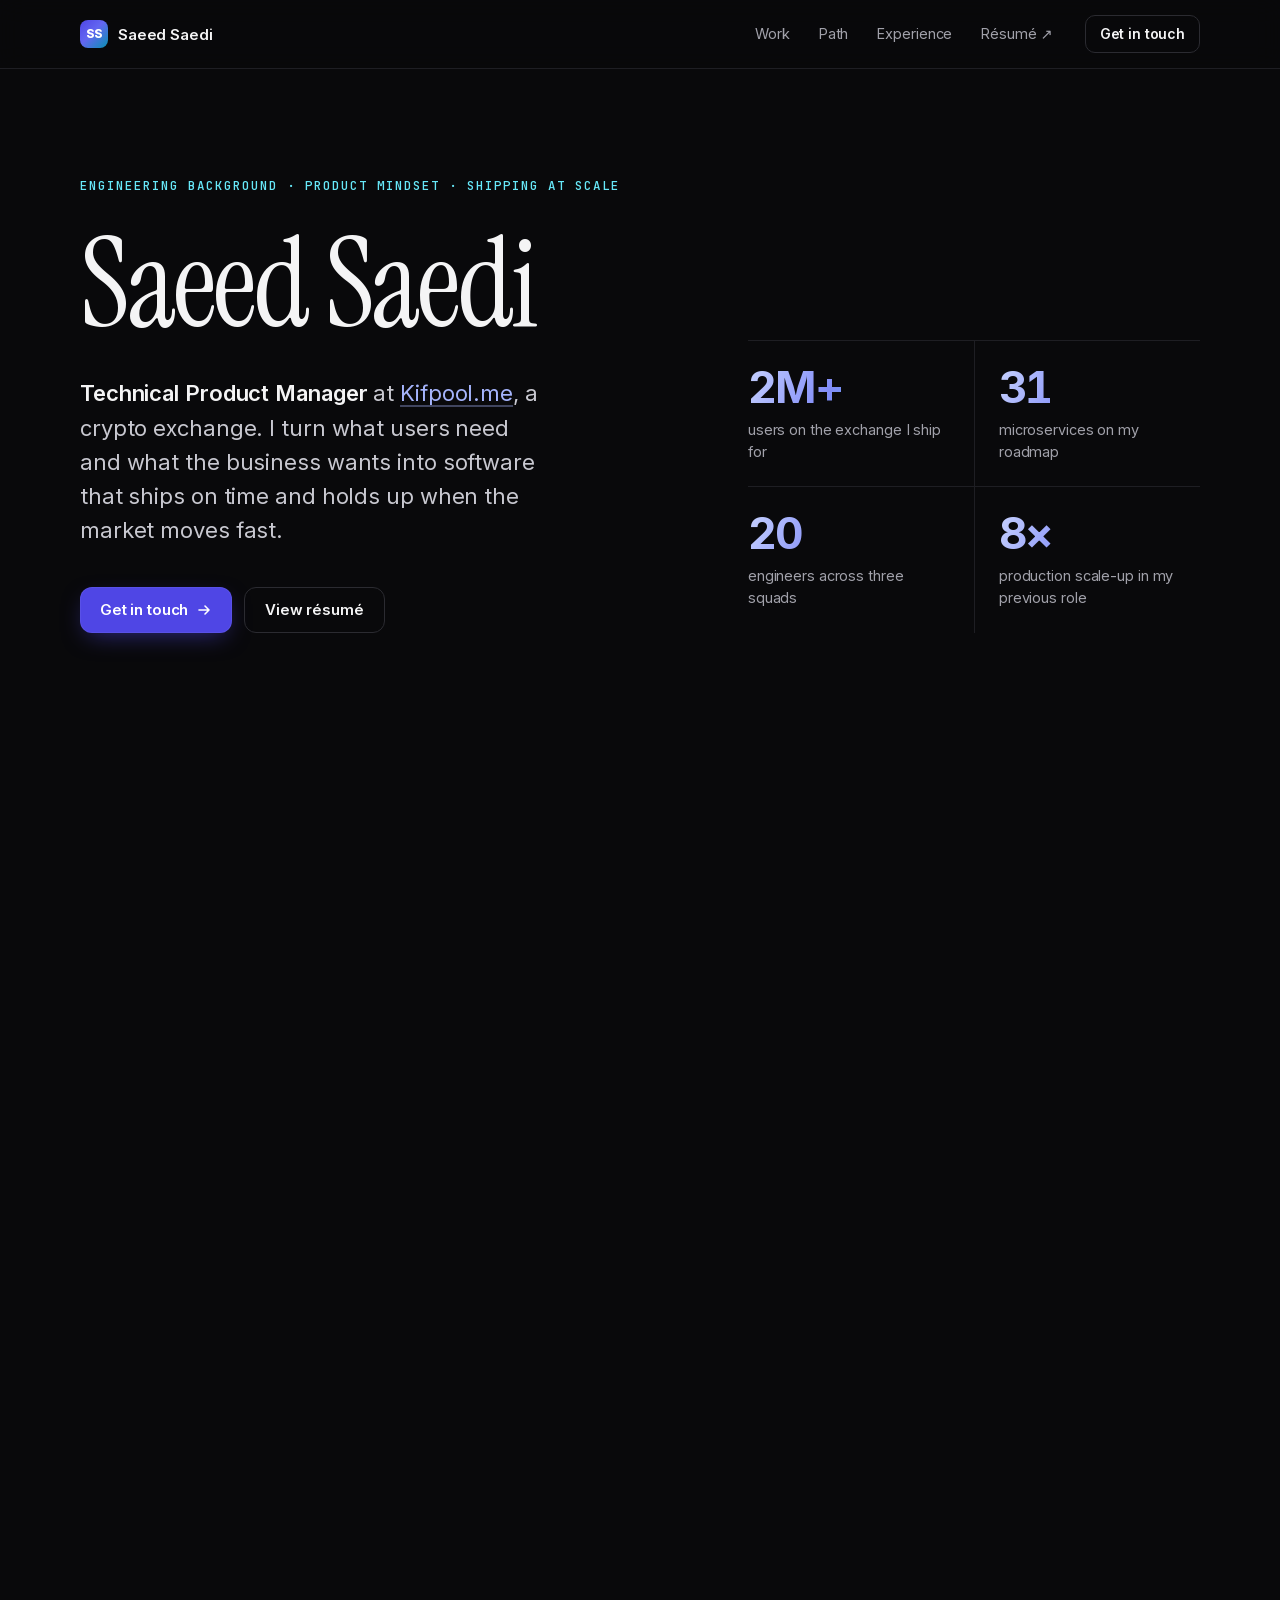
<file: index.html>
<!DOCTYPE html>
<html lang="en" class="serif">
<head>
  <meta charset="UTF-8" />
  <meta name="viewport" content="width=device-width, initial-scale=1.0" />
  <title>Saeed Saedi — Technical Product Manager</title>

  <!-- SEO & social -->
  <meta name="description"
        content="Saeed Saedi, Technical Product Manager at Kifpool.me. Roadmap and delivery for 31 microservices, a 20-engineer team and a crypto exchange with 2M+ users." />
  <link rel="canonical" href="https://saeedsaedi.github.io/" />
  <meta property="og:title"       content="Saeed Saedi — Technical Product Manager" />
  <meta property="og:description" content="Engineering background. Product mindset. Shipping at scale. Case studies from a crypto exchange and a factory floor." />
  <meta property="og:image"       content="https://saeedsaedi.github.io/assets/og-image.jpg" />
  <meta property="og:image:width" content="1200" />
  <meta property="og:image:height"content="630" />
  <meta property="og:image:alt"   content="Saeed Saedi — Technical Product Manager" />
  <meta property="og:url"         content="https://saeedsaedi.github.io/" />
  <meta property="og:type"        content="website" />
  <meta name="twitter:card"       content="summary_large_image" />
  <meta name="twitter:title"      content="Saeed Saedi — Technical Product Manager" />
  <meta name="twitter:description"content="Engineering background. Product mindset. Shipping at scale. Case studies from a crypto exchange and a factory floor." />
  <meta name="twitter:image"      content="https://saeedsaedi.github.io/assets/og-image.jpg" />
  <meta name="twitter:image:alt"  content="Saeed Saedi — Technical Product Manager" />
  <link rel="icon" href="favicon.ico" sizes="16x16 32x32 48x48" />
  <link rel="apple-touch-icon" href="apple-touch-icon.png" />

  <!-- Lets CSS hide the mobile nav links only when script.js can open the menu -->
  <script>document.documentElement.classList.add('js');</script>

  <!-- Self-hosted fonts (@font-face in style.css); preload the two used above the fold -->
  <link rel="preload" href="assets/fonts/inter-latin.woff2" as="font" type="font/woff2" crossorigin />
  <link rel="preload" href="assets/fonts/instrument-serif-regular.woff2" as="font" type="font/woff2" crossorigin />
  <link rel="preload" href="assets/fonts/jetbrains-mono-latin.woff2" as="font" type="font/woff2" crossorigin />
  <link rel="stylesheet" href="style.css" />

  <!-- Structured data -->
  <script type="application/ld+json">
  {
    "@context": "https://schema.org",
    "@type": "Person",
    "name": "Saeed Saedi",
    "jobTitle": "Technical Product Manager",
    "url": "https://saeedsaedi.github.io",
    "image": "https://saeedsaedi.github.io/assets/saeed-saedi.webp",
    "email": "saeed.saedi.s@gmail.com",
    "sameAs": [
      "https://www.linkedin.com/in/saeedsaedi/",
      "https://github.com/SaeedSaedi",
      "https://t.me/SaeedSaedi"
    ],
    "worksFor": {
      "@type": "Organization",
      "name": "Kifpool.me"
    },
    "alumniOf": [
      {
        "@type": "EducationalOrganization",
        "name": "Imam Reza International University"
      },
      {
        "@type": "EducationalOrganization",
        "name": "Bozhan School",
        "url": "https://bozhan.school/courses/productmanagement/"
      }
    ],
    "knowsAbout": ["Technical Product Management", "Microservices Architecture", "Agile", "Scrum", "Cross-functional Team Leadership", "Product Strategy", "User Research"]
  }
  </script>
</head>
<body>

<!-- ═══ NAV ═══ -->
<header class="nav">
  <div class="wrap nav__inner">
    <a class="brand" href="#top"><span class="brand__mark" aria-hidden="true">SS</span>Saeed Saedi</a>
    <nav class="nav__links" id="nav-links" aria-label="Primary">
      <a href="#work">Work</a>
      <a href="#path">Path</a>
      <a href="#experience">Experience</a>
      <a href="resume.html" target="_blank" rel="noopener">Résumé ↗</a>
    </nav>
    <a class="btn btn--ghost btn--sm" href="#contact">Get in touch</a>
    <button class="nav__menu" type="button" aria-expanded="false" aria-controls="nav-links">Menu</button>
  </div>
</header>

<main>

<!-- ═══ HERO — name, one sentence, the four numbers ═══ -->
<section class="hero" id="top">
  <div class="wrap hero__grid">
    <div>
      <p class="eyebrow">Engineering background · Product mindset · Shipping at scale</p>
      <h1 class="h1">Saeed Saedi</h1>
      <p class="lead"><strong>Technical Product Manager</strong> at <a class="link" href="https://kifpool.me" target="_blank" rel="noopener">Kifpool.me</a>, a crypto exchange. I turn what users need and what the business wants into software that ships on time and holds up when the market moves&nbsp;fast.</p>
      <div class="hero__ctas">
        <a class="btn btn--primary" href="#contact">Get in touch
          <svg viewBox="0 0 16 16" fill="none" aria-hidden="true"><path d="M3 8h10M9 4l4 4-4 4" stroke="currentColor" stroke-width="1.6" stroke-linecap="round" stroke-linejoin="round"/></svg>
        </a>
        <a class="btn btn--ghost" href="resume.html" target="_blank" rel="noopener">View résumé</a>
      </div>
    </div>
    <div class="hero__stats">
      <div class="stat"><p class="stat__num">2M+</p><p class="stat__label">users on the exchange I ship for</p></div>
      <div class="stat"><p class="stat__num">31</p><p class="stat__label">microservices on my roadmap</p></div>
      <div class="stat"><p class="stat__num">20</p><p class="stat__label">engineers across three squads</p></div>
      <div class="stat"><p class="stat__num">8×</p><p class="stat__label">production scale-up in my previous role</p></div>
    </div>
  </div>
</section>

<!-- ═══ SELECTED WORK ═══
     The cards between WORK:START and WORK:END are generated by _tools/build-work.py
     from the same content as the case-study pages in work/. Edit the content there. -->
<section class="section" id="work">
  <div class="wrap">
    <p class="label">Selected work</p>
    <h2 class="h2">Problems I’ve owned, end&nbsp;to&nbsp;end</h2>
    <p class="intro">Five problems from a crypto exchange and a factory floor. Each one covers what was wrong, what I did and what changed.</p>
<!-- WORK:START -->
    <div class="work">
      <a class="case case--featured" href="work/service-ownership.html">
        <div class="case__visual">
          <svg viewBox="0 0 560 340" role="img" aria-label="Before: one sprint plan tangled across services. After: three squads that own their services, with explicit dependencies.">
  <defs><marker id="arw-own" viewBox="0 0 10 10" refX="8" refY="5" markerWidth="7" markerHeight="7" orient="auto-start-reverse"><path d="M0 0 L10 5 L0 10 z" fill="#818cf8"/></marker></defs>
  <text x="8" y="20" class="dg-label">BEFORE</text>
  <text x="8" y="40" class="dg-sub">One sprint plan, 31 services</text>
  <g stroke="#34343c" stroke-width="1">
    <line x1="130" y1="94" x2="130" y2="190"/><line x1="186.4" y1="112.3" x2="130" y2="190"/>
    <line x1="221.3" y1="160.3" x2="130" y2="190"/><line x1="221.3" y1="219.7" x2="130" y2="190"/>
    <line x1="186.4" y1="267.7" x2="130" y2="190"/><line x1="130" y1="286" x2="130" y2="190"/>
    <line x1="73.6" y1="267.7" x2="130" y2="190"/><line x1="38.7" y1="219.7" x2="130" y2="190"/>
    <line x1="38.7" y1="160.3" x2="130" y2="190"/><line x1="73.6" y1="112.3" x2="130" y2="190"/>
  </g>
  <g stroke="#55555f" stroke-width="1" stroke-dasharray="3 4">
    <line x1="186.4" y1="112.3" x2="73.6" y2="267.7"/><line x1="221.3" y1="160.3" x2="38.7" y2="219.7"/>
    <line x1="130" y1="94" x2="186.4" y2="267.7"/><line x1="73.6" y1="112.3" x2="221.3" y2="219.7"/>
  </g>
  <g fill="#17171b" stroke="#46464f">
    <rect x="122" y="86" width="16" height="16" rx="3"/><rect x="178.4" y="104.3" width="16" height="16" rx="3"/>
    <rect x="213.3" y="152.3" width="16" height="16" rx="3"/><rect x="213.3" y="211.7" width="16" height="16" rx="3"/>
    <rect x="178.4" y="259.7" width="16" height="16" rx="3"/><rect x="122" y="278" width="16" height="16" rx="3"/>
    <rect x="65.6" y="259.7" width="16" height="16" rx="3"/><rect x="30.7" y="211.7" width="16" height="16" rx="3"/>
    <rect x="30.7" y="152.3" width="16" height="16" rx="3"/><rect x="65.6" y="104.3" width="16" height="16" rx="3"/>
  </g>
  <rect x="94" y="174" width="72" height="32" rx="8" fill="#16163a" stroke="#6366f1"/>
  <text x="130" y="194" text-anchor="middle" class="dg-small" style="fill:#a5b4fc">SPRINT</text>
  <g fill="#fbbf24"><circle cx="158.2" cy="151.2" r="4"/><circle cx="84.4" cy="204.9" r="4"/><circle cx="117.9" cy="144.5" r="4"/></g>
  <circle cx="12" cy="325" r="4" fill="#fbbf24"/><text x="22" y="329" class="dg-sub">blocked dependency</text>
  <line x1="280" y1="12" x2="280" y2="328" stroke="#26262c" stroke-dasharray="3 5"/>
  <text x="304" y="20" class="dg-label">AFTER</text>
  <text x="304" y="40" class="dg-sub">3 squads, clear owners</text>
  <g fill="rgba(255,255,255,0.015)" stroke="#3a3a42" stroke-dasharray="4 4">
    <rect x="304" y="78" width="104" height="104" rx="14"/><rect x="448" y="78" width="104" height="104" rx="14"/><rect x="376" y="214" width="104" height="104" rx="14"/>
  </g>
  <g fill="rgba(34,211,238,0.16)"><circle cx="320" cy="96" r="9"/><circle cx="464" cy="96" r="9"/><circle cx="392" cy="232" r="9"/></g>
  <g fill="#22d3ee"><circle cx="320" cy="96" r="4.5"/><circle cx="464" cy="96" r="4.5"/><circle cx="392" cy="232" r="4.5"/></g>
  <text x="332" y="100" class="dg-small">BACKEND</text><text x="476" y="100" class="dg-small">INFRA</text><text x="404" y="236" class="dg-small">BLOCKCHAIN</text>
  <g fill="#17171b" stroke="#55555f">
    <rect x="334" y="120" width="16" height="16" rx="3"/><rect x="362" y="120" width="16" height="16" rx="3"/><rect x="334" y="148" width="16" height="16" rx="3"/><rect x="362" y="148" width="16" height="16" rx="3"/>
    <rect x="478" y="120" width="16" height="16" rx="3"/><rect x="506" y="120" width="16" height="16" rx="3"/><rect x="478" y="148" width="16" height="16" rx="3"/><rect x="506" y="148" width="16" height="16" rx="3"/>
    <rect x="406" y="256" width="16" height="16" rx="3"/><rect x="434" y="256" width="16" height="16" rx="3"/><rect x="406" y="284" width="16" height="16" rx="3"/><rect x="434" y="284" width="16" height="16" rx="3"/>
  </g>
  <g stroke="#818cf8" stroke-width="1.5" fill="none" marker-end="url(#arw-own)">
    <line x1="410" y1="130" x2="444" y2="130"/><path d="M356 184 V250 Q356 266 372 266"/><path d="M500 184 V250 Q500 266 484 266"/>
  </g>
  <line x1="304" y1="325" x2="322" y2="325" stroke="#818cf8" stroke-width="1.5"/><text x="328" y="329" class="dg-sub">explicit dependency</text>
  <circle cx="462" cy="325" r="4" fill="#22d3ee"/><text x="472" y="329" class="dg-sub">owner</text>
</svg>
        </div>
        <div class="case__body">
          <p class="case__meta">Kifpool.me · Delivery</p>
          <h3 class="case__title">From one sprint plan to service ownership</h3>
          <p class="case__text">Delivery for 31 microservices ran on one shared sprint plan, so cross-team dependencies kept surfacing mid-sprint. I moved delivery to service-level ownership and put dependencies on the table before each sprint.</p>
          <div class="case__result"><span class="case__num">−30%</span><span class="case__num-label">cross-team dependency blockers, and more predictable releases</span></div>
          <span class="case__cta">Read the case study</span>
        </div>
      </a>
      <a class="case" href="work/delivery-visibility.html">
        <div class="case__visual">
          <svg viewBox="0 0 520 300" role="img" aria-label="Illustrative delivery board: 31 services marked on track, at risk or shipped, with velocity, risk and release-confidence bars.">
  <rect x="0.5" y="0.5" width="519" height="299" rx="12" fill="#0d0d10" stroke="#26262b"/>
  <g fill="#2c2c33"><circle cx="18" cy="18" r="4"/><circle cx="32" cy="18" r="4"/><circle cx="46" cy="18" r="4"/></g>
  <text x="64" y="22" class="dg-small">delivery · 31 services</text>
  <circle cx="466" cy="18" r="3.5" fill="#34d399"/><text x="476" y="22" class="dg-small" style="fill:#34d399">LIVE</text>
  <line x1="0.5" y1="36" x2="519.5" y2="36" stroke="#1e1e23"/>
  <g>
    <rect x="20" y="52" width="53" height="30" rx="6" fill="rgba(129,140,248,.10)" stroke="rgba(129,140,248,.5)"/><rect x="28" y="72" width="14" height="3" rx="1.5" fill="rgba(129,140,248,.8)"/>
    <rect x="81" y="52" width="53" height="30" rx="6" fill="rgba(52,211,153,.10)" stroke="rgba(52,211,153,.5)"/><rect x="89" y="72" width="27" height="3" rx="1.5" fill="rgba(52,211,153,.8)"/>
    <rect x="142" y="52" width="53" height="30" rx="6" fill="rgba(52,211,153,.10)" stroke="rgba(52,211,153,.5)"/><rect x="150" y="72" width="16" height="3" rx="1.5" fill="rgba(52,211,153,.8)"/>
    <rect x="203" y="52" width="53" height="30" rx="6" fill="rgba(129,140,248,.10)" stroke="rgba(129,140,248,.5)"/><rect x="211" y="72" width="29" height="3" rx="1.5" fill="rgba(129,140,248,.8)"/>
    <rect x="264" y="52" width="53" height="30" rx="6" fill="rgba(52,211,153,.10)" stroke="rgba(52,211,153,.5)"/><rect x="272" y="72" width="18" height="3" rx="1.5" fill="rgba(52,211,153,.8)"/>
    <rect x="325" y="52" width="53" height="30" rx="6" fill="rgba(251,191,36,.10)" stroke="rgba(251,191,36,.5)"/><rect x="333" y="72" width="31" height="3" rx="1.5" fill="rgba(251,191,36,.8)"/>
    <rect x="386" y="52" width="53" height="30" rx="6" fill="rgba(52,211,153,.10)" stroke="rgba(52,211,153,.5)"/><rect x="394" y="72" width="20" height="3" rx="1.5" fill="rgba(52,211,153,.8)"/>
    <rect x="447" y="52" width="53" height="30" rx="6" fill="rgba(52,211,153,.10)" stroke="rgba(52,211,153,.5)"/><rect x="455" y="72" width="33" height="3" rx="1.5" fill="rgba(52,211,153,.8)"/>
    <rect x="20" y="90" width="53" height="30" rx="6" fill="rgba(52,211,153,.10)" stroke="rgba(52,211,153,.5)"/><rect x="28" y="110" width="22" height="3" rx="1.5" fill="rgba(52,211,153,.8)"/>
    <rect x="81" y="90" width="53" height="30" rx="6" fill="rgba(129,140,248,.10)" stroke="rgba(129,140,248,.5)"/><rect x="89" y="110" width="35" height="3" rx="1.5" fill="rgba(129,140,248,.8)"/>
    <rect x="142" y="90" width="53" height="30" rx="6" fill="rgba(52,211,153,.10)" stroke="rgba(52,211,153,.5)"/><rect x="150" y="110" width="24" height="3" rx="1.5" fill="rgba(52,211,153,.8)"/>
    <rect x="203" y="90" width="53" height="30" rx="6" fill="rgba(52,211,153,.10)" stroke="rgba(52,211,153,.5)"/><rect x="211" y="110" width="37" height="3" rx="1.5" fill="rgba(52,211,153,.8)"/>
    <rect x="264" y="90" width="53" height="30" rx="6" fill="rgba(52,211,153,.10)" stroke="rgba(52,211,153,.5)"/><rect x="272" y="110" width="26" height="3" rx="1.5" fill="rgba(52,211,153,.8)"/>
    <rect x="325" y="90" width="53" height="30" rx="6" fill="rgba(251,191,36,.10)" stroke="rgba(251,191,36,.5)"/><rect x="333" y="110" width="15" height="3" rx="1.5" fill="rgba(251,191,36,.8)"/>
    <rect x="386" y="90" width="53" height="30" rx="6" fill="rgba(52,211,153,.10)" stroke="rgba(52,211,153,.5)"/><rect x="394" y="110" width="28" height="3" rx="1.5" fill="rgba(52,211,153,.8)"/>
    <rect x="447" y="90" width="53" height="30" rx="6" fill="rgba(52,211,153,.10)" stroke="rgba(52,211,153,.5)"/><rect x="455" y="110" width="17" height="3" rx="1.5" fill="rgba(52,211,153,.8)"/>
    <rect x="20" y="128" width="53" height="30" rx="6" fill="rgba(129,140,248,.10)" stroke="rgba(129,140,248,.5)"/><rect x="28" y="148" width="30" height="3" rx="1.5" fill="rgba(129,140,248,.8)"/>
    <rect x="81" y="128" width="53" height="30" rx="6" fill="rgba(52,211,153,.10)" stroke="rgba(52,211,153,.5)"/><rect x="89" y="148" width="19" height="3" rx="1.5" fill="rgba(52,211,153,.8)"/>
    <rect x="142" y="128" width="53" height="30" rx="6" fill="rgba(52,211,153,.10)" stroke="rgba(52,211,153,.5)"/><rect x="150" y="148" width="32" height="3" rx="1.5" fill="rgba(52,211,153,.8)"/>
    <rect x="203" y="128" width="53" height="30" rx="6" fill="rgba(129,140,248,.10)" stroke="rgba(129,140,248,.5)"/><rect x="211" y="148" width="21" height="3" rx="1.5" fill="rgba(129,140,248,.8)"/>
    <rect x="264" y="128" width="53" height="30" rx="6" fill="rgba(52,211,153,.10)" stroke="rgba(52,211,153,.5)"/><rect x="272" y="148" width="34" height="3" rx="1.5" fill="rgba(52,211,153,.8)"/>
    <rect x="325" y="128" width="53" height="30" rx="6" fill="rgba(52,211,153,.10)" stroke="rgba(52,211,153,.5)"/><rect x="333" y="148" width="23" height="3" rx="1.5" fill="rgba(52,211,153,.8)"/>
    <rect x="386" y="128" width="53" height="30" rx="6" fill="rgba(251,191,36,.10)" stroke="rgba(251,191,36,.5)"/><rect x="394" y="148" width="36" height="3" rx="1.5" fill="rgba(251,191,36,.8)"/>
    <rect x="447" y="128" width="53" height="30" rx="6" fill="rgba(52,211,153,.10)" stroke="rgba(52,211,153,.5)"/><rect x="455" y="148" width="25" height="3" rx="1.5" fill="rgba(52,211,153,.8)"/>
    <rect x="20" y="166" width="53" height="30" rx="6" fill="rgba(129,140,248,.10)" stroke="rgba(129,140,248,.5)"/><rect x="28" y="186" width="14" height="3" rx="1.5" fill="rgba(129,140,248,.8)"/>
    <rect x="81" y="166" width="53" height="30" rx="6" fill="rgba(52,211,153,.10)" stroke="rgba(52,211,153,.5)"/><rect x="89" y="186" width="27" height="3" rx="1.5" fill="rgba(52,211,153,.8)"/>
    <rect x="142" y="166" width="53" height="30" rx="6" fill="rgba(52,211,153,.10)" stroke="rgba(52,211,153,.5)"/><rect x="150" y="186" width="16" height="3" rx="1.5" fill="rgba(52,211,153,.8)"/>
    <rect x="203" y="166" width="53" height="30" rx="6" fill="rgba(251,191,36,.10)" stroke="rgba(251,191,36,.5)"/><rect x="211" y="186" width="29" height="3" rx="1.5" fill="rgba(251,191,36,.8)"/>
    <rect x="264" y="166" width="53" height="30" rx="6" fill="rgba(52,211,153,.10)" stroke="rgba(52,211,153,.5)"/><rect x="272" y="186" width="18" height="3" rx="1.5" fill="rgba(52,211,153,.8)"/>
    <rect x="325" y="166" width="53" height="30" rx="6" fill="rgba(52,211,153,.10)" stroke="rgba(52,211,153,.5)"/><rect x="333" y="186" width="31" height="3" rx="1.5" fill="rgba(52,211,153,.8)"/>
    <rect x="386" y="166" width="53" height="30" rx="6" fill="rgba(129,140,248,.10)" stroke="rgba(129,140,248,.5)"/><rect x="394" y="186" width="20" height="3" rx="1.5" fill="rgba(129,140,248,.8)"/>
  </g>
  <text x="20" y="226" class="dg-small">VELOCITY</text>
  <text x="187" y="226" class="dg-small">RISK</text>
  <text x="354" y="226" class="dg-small">RELEASE CONFIDENCE</text>
  <g fill="#1e1e23"><rect x="20" y="236" width="146" height="6" rx="3"/><rect x="187" y="236" width="146" height="6" rx="3"/><rect x="354" y="236" width="146" height="6" rx="3"/></g>
  <rect x="20" y="236" width="104" height="6" rx="3" fill="#818cf8"/>
  <rect x="187" y="236" width="44" height="6" rx="3" fill="#fbbf24"/>
  <rect x="354" y="236" width="118" height="6" rx="3" fill="#22d3ee"/>
  <rect x="20" y="268" width="10" height="10" rx="2" fill="rgba(52,211,153,.12)" stroke="rgba(52,211,153,.6)"/><text x="36" y="277" class="dg-sub">on track</text>
  <rect x="104" y="268" width="10" height="10" rx="2" fill="rgba(251,191,36,.12)" stroke="rgba(251,191,36,.65)"/><text x="120" y="277" class="dg-sub">at risk</text>
  <rect x="180" y="268" width="10" height="10" rx="2" fill="rgba(129,140,248,.16)" stroke="rgba(129,140,248,.6)"/><text x="196" y="277" class="dg-sub">shipped</text>
  <text x="500" y="277" text-anchor="end" class="dg-sub" font-style="italic">illustrative</text>
</svg>
        </div>
        <div class="case__body">
          <p class="case__meta">Kifpool.me · Visibility</p>
          <h3 class="case__title">Real-time delivery visibility for the <span class="nowrap">C-suite</span></h3>
          <p class="case__text">An org-wide tracking framework that shows velocity, risk and release confidence for every service, so leadership sees delivery as it happens instead of in status meetings.</p>
          <div class="case__result"><span class="case__num">31/31</span><span class="case__num-label">services tracked in real time</span></div>
          <span class="case__cta">Read the case study</span>
        </div>
      </a>
      <a class="case" href="work/safe-releases.html">
        <div class="case__visual">
          <svg viewBox="0 0 520 300" role="img" aria-label="Illustrative staged rollout: internal accounts first, then a small share of users, a larger share and everyone, with a tested kill switch and a rollback threshold set before launch.">
  <rect x="0.5" y="0.5" width="519" height="299" rx="12" fill="#0d0d10" stroke="#26262b"/>
  <g fill="#2c2c33"><circle cx="18" cy="18" r="4"/><circle cx="32" cy="18" r="4"/><circle cx="46" cy="18" r="4"/></g>
  <text x="64" y="22" class="dg-small">release plan · touches money</text>
  <text x="424" y="22" text-anchor="end" class="dg-small">kill switch</text>
  <rect x="432" y="10" width="30" height="16" rx="8" fill="rgba(52,211,153,.16)" stroke="rgba(52,211,153,.6)"/>
  <circle cx="453" cy="18" r="5" fill="#34d399"/>
  <text x="470" y="22" class="dg-small" style="fill:#34d399">TESTED</text>
  <line x1="0.5" y1="36" x2="519.5" y2="36" stroke="#1e1e23"/>
  <text x="20" y="60" class="dg-small">1 INTERNAL</text><text x="144" y="60" class="dg-small">2 SMALL SHARE</text>
  <text x="268" y="60" class="dg-small">3 LARGER SHARE</text><text x="392" y="60" class="dg-small">4 EVERYONE</text>
  <g fill="#1e1e23"><rect x="20" y="70" width="108" height="8" rx="4"/><rect x="144" y="70" width="108" height="8" rx="4"/><rect x="268" y="70" width="108" height="8" rx="4"/><rect x="392" y="70" width="108" height="8" rx="4"/></g>
  <rect x="20" y="70" width="8" height="8" rx="4" fill="#818cf8"/><rect x="144" y="70" width="20" height="8" rx="4" fill="#818cf8"/>
  <rect x="268" y="70" width="50" height="8" rx="4" fill="#818cf8"/><rect x="392" y="70" width="108" height="8" rx="4" fill="#22d3ee"/>
  <text x="20" y="110" class="dg-small">ERROR RATE</text>
  <text x="500" y="122" text-anchor="end" class="dg-small" style="fill:#fbbf24">ROLLBACK IF CROSSED</text>
  <line x1="20" y1="130" x2="500" y2="130" stroke="#fbbf24" stroke-dasharray="5 5" opacity=".75"/>
  <g stroke="#26262c" stroke-dasharray="2 4"><line x1="136" y1="96" x2="136" y2="226"/><line x1="260" y1="96" x2="260" y2="226"/><line x1="384" y1="96" x2="384" y2="226"/></g>
  <line x1="20" y1="226" x2="500" y2="226" stroke="#2b2b31"/>
  <polyline points="20,206 60,203 100,208 136,200 172,205 212,198 260,203 300,197 340,204 384,199 424,203 462,196 500,200" fill="none" stroke="#22d3ee" stroke-width="1.6" stroke-linejoin="round"/>
  <rect x="20" y="248" width="62" height="24" rx="7" fill="#121215" stroke="#2b2b31"/><path d="M30 260 l3 3 l6 -6" fill="none" stroke="#34d399" stroke-width="1.6" stroke-linecap="round" stroke-linejoin="round"/><text x="44" y="264" class="dg-small" style="fill:#a1a1aa">logs</text><rect x="90" y="248" width="82" height="24" rx="7" fill="#121215" stroke="#2b2b31"/><path d="M100 260 l3 3 l6 -6" fill="none" stroke="#34d399" stroke-width="1.6" stroke-linecap="round" stroke-linejoin="round"/><text x="114" y="264" class="dg-small" style="fill:#a1a1aa">metrics</text><rect x="180" y="248" width="75" height="24" rx="7" fill="#121215" stroke="#2b2b31"/><path d="M190 260 l3 3 l6 -6" fill="none" stroke="#34d399" stroke-width="1.6" stroke-linecap="round" stroke-linejoin="round"/><text x="204" y="264" class="dg-small" style="fill:#a1a1aa">alerts</text><rect x="263" y="248" width="82" height="24" rx="7" fill="#121215" stroke="#2b2b31"/><path d="M273 260 l3 3 l6 -6" fill="none" stroke="#34d399" stroke-width="1.6" stroke-linecap="round" stroke-linejoin="round"/><text x="287" y="264" class="dg-small" style="fill:#a1a1aa">runbook</text>
  <text x="500" y="266" text-anchor="end" class="dg-sub" font-style="italic">illustrative</text>
</svg>
        </div>
        <div class="case__body">
          <p class="case__meta">Kifpool.me · Reliability</p>
          <h3 class="case__title">Releases that protect people’s money</h3>
          <p class="case__text">On an exchange, a bad release can touch people’s money. I made rollout plans, rollback paths and monitoring a standard part of shipping anything that touches financial data.</p>
          <div class="case__result"><span class="case__num">48 h</span><span class="case__num-label">from a serious incident to a blameless postmortem, with fixes tracked to done</span></div>
          <span class="case__cta">Read the case study</span>
        </div>
      </a>
      <a class="case" href="work/production-line.html">
        <div class="case__visual">
          <svg viewBox="0 0 520 300" role="img" aria-label="Monthly output grew from 3,000 to 25,000 units, an eightfold increase.">
  <defs>
    <linearGradient id="barGrad" x1="0" y1="1" x2="0" y2="0"><stop offset="0" stop-color="#4f46e5"/><stop offset=".55" stop-color="#6366f1"/><stop offset="1" stop-color="#22d3ee"/></linearGradient>
    <linearGradient id="txtGrad" x1="0" y1="0" x2="1" y2="0"><stop offset="0" stop-color="#c7d2fe"/><stop offset="1" stop-color="#22d3ee"/></linearGradient>
    <marker id="arw-out" viewBox="0 0 10 10" refX="8" refY="5" markerWidth="7" markerHeight="7" orient="auto-start-reverse"><path d="M0 0 L10 5 L0 10 z" fill="#67e8f9"/></marker>
  </defs>
  <rect x="0.5" y="0.5" width="519" height="299" rx="12" fill="#0d0d10" stroke="#26262b"/>
  <line x1="32" y1="236" x2="488" y2="236" stroke="#2b2b31"/>
  <rect x="112" y="213" width="92" height="23" rx="5" fill="#26262c" stroke="#3a3a42"/>
  <rect x="316" y="46" width="92" height="190" rx="6" fill="url(#barGrad)" opacity=".92"/>
  <text x="158" y="200" text-anchor="middle" class="dg-num">3K</text>
  <text x="362" y="34" text-anchor="middle" class="dg-num">25K</text>
  <path d="M210 206 C262 206 270 100 306 92" fill="none" stroke="#67e8f9" stroke-width="1.5" stroke-dasharray="4 5" marker-end="url(#arw-out)"/>
  <text x="228" y="132" text-anchor="middle" class="dg-big" fill="url(#txtGrad)">8×</text>
  <text x="158" y="260" text-anchor="middle" class="dg-small">BEFORE</text>
  <text x="362" y="260" text-anchor="middle" class="dg-small">AFTER</text>
  <text x="260" y="284" text-anchor="middle" class="dg-sub">units per month</text>
</svg>
        </div>
        <div class="case__body">
          <p class="case__meta">Toosalem Industrial · Operations</p>
          <h3 class="case__title">Scaling a production line 8×</h3>
          <p class="case__text">Designed a new production line and restructured shift operations to take output from 3,000 to 25,000 units a month, with less waste and less downtime.</p>
          <div class="case__result"><span class="case__num">8×</span><span class="case__num-label">monthly output, with −26% waste and −18% downtime</span></div>
          <span class="case__cta">Read the case study</span>
        </div>
      </a>
      <a class="case" href="work/factory-software.html">
        <div class="case__visual">
          <svg viewBox="0 0 520 300" role="img" aria-label="Illustrative: manual tracking replaced by two internal systems, for packaging and maintenance, that feed KPI reports and are used by 21 people.">
  <defs>
    <marker id="arw-fac" viewBox="0 0 10 10" refX="8" refY="5" markerWidth="7" markerHeight="7" orient="auto-start-reverse"><path d="M0 0 L10 5 L0 10 z" fill="#818cf8"/></marker>
    <linearGradient id="facGrad" x1="0" y1="1" x2="0" y2="0"><stop offset="0" stop-color="#4f46e5"/><stop offset="1" stop-color="#22d3ee"/></linearGradient>
  </defs>
  <rect x="0.5" y="0.5" width="519" height="299" rx="12" fill="#0d0d10" stroke="#26262b"/>
  <text x="24" y="34" class="dg-label">BEFORE</text>
  <text x="24" y="52" class="dg-sub">manual tracking</text>
  <rect x="44" y="92" width="92" height="120" rx="6" fill="#121215" stroke="#2b2b31"/>
  <rect x="36" y="84" width="92" height="120" rx="6" fill="#141418" stroke="#34343c"/>
  <rect x="28" y="76" width="92" height="120" rx="6" fill="#17171b" stroke="#3a3a42"/>
  <g stroke="#3a3a42" stroke-width="3" stroke-linecap="round">
    <line x1="40" y1="98" x2="104" y2="98"/><line x1="40" y1="114" x2="92" y2="114"/><line x1="40" y1="130" x2="98" y2="130"/>
    <line x1="40" y1="146" x2="84" y2="146"/><line x1="40" y1="162" x2="96" y2="162"/><line x1="40" y1="178" x2="76" y2="178"/>
  </g>
  <g fill="#fbbf24"><circle cx="108" cy="130" r="3.5"/><circle cx="88" cy="178" r="3.5"/></g>
  <line x1="146" y1="150" x2="190" y2="150" stroke="#818cf8" stroke-width="1.5" marker-end="url(#arw-fac)"/>
  <text x="206" y="34" class="dg-label">AFTER</text>
  <text x="206" y="52" class="dg-sub">two internal systems</text>
  <rect x="206" y="72" width="156" height="72" rx="8" fill="#121215" stroke="#2b2b31"/>
  <text x="218" y="90" class="dg-small">PACKAGING</text>
  <rect x="218" y="100" width="6" height="6" rx="1.5" fill="#22d3ee"/><line x1="232" y1="103" x2="320" y2="103" stroke="#3a3a42" stroke-width="3" stroke-linecap="round"/><rect x="218" y="112" width="6" height="6" rx="1.5" fill="#818cf8"/><line x1="232" y1="115" x2="302" y2="115" stroke="#3a3a42" stroke-width="3" stroke-linecap="round"/><rect x="218" y="124" width="6" height="6" rx="1.5" fill="#22d3ee"/><line x1="232" y1="127" x2="328" y2="127" stroke="#3a3a42" stroke-width="3" stroke-linecap="round"/>
  <rect x="206" y="156" width="156" height="72" rx="8" fill="#121215" stroke="#2b2b31"/>
  <text x="218" y="174" class="dg-small">MAINTENANCE</text>
  <rect x="218" y="184" width="6" height="6" rx="1.5" fill="#818cf8"/><line x1="232" y1="187" x2="308" y2="187" stroke="#3a3a42" stroke-width="3" stroke-linecap="round"/><rect x="218" y="196" width="6" height="6" rx="1.5" fill="#22d3ee"/><line x1="232" y1="199" x2="330" y2="199" stroke="#3a3a42" stroke-width="3" stroke-linecap="round"/><rect x="218" y="208" width="6" height="6" rx="1.5" fill="#818cf8"/><line x1="232" y1="211" x2="296" y2="211" stroke="#3a3a42" stroke-width="3" stroke-linecap="round"/>
  <line x1="372" y1="150" x2="404" y2="150" stroke="#818cf8" stroke-width="1.5" marker-end="url(#arw-fac)"/>
  <rect x="414" y="80" width="86" height="140" rx="10" fill="#121215" stroke="#2b2b31"/>
  <text x="426" y="100" class="dg-small">KPI</text>
  <line x1="424" y1="204" x2="490" y2="204" stroke="#2b2b31"/>
  <g fill="url(#facGrad)"><rect x="428" y="170" width="10" height="34" rx="2"/><rect x="444" y="152" width="10" height="52" rx="2"/><rect x="460" y="160" width="10" height="44" rx="2"/><rect x="476" y="138" width="10" height="66" rx="2"/></g>
  <rect x="206" y="246" width="84" height="26" rx="8" fill="#121215" stroke="#2b2b31"/><text x="218" y="263" class="dg-small" style="fill:#a1a1aa">21 users</text>
  <rect x="298" y="246" width="92" height="26" rx="8" fill="#121215" stroke="#2b2b31"/><text x="310" y="263" class="dg-small" style="fill:#a1a1aa">2 systems</text>
  <text x="500" y="266" text-anchor="end" class="dg-sub" font-style="italic">illustrative</text>
</svg>
        </div>
        <div class="case__body">
          <p class="case__meta">Toosalem Industrial · Internal product</p>
          <h3 class="case__title">Software for a factory floor</h3>
          <p class="case__text">Production depended on manual tracking. I built two internal systems, for packaging and for maintenance, that 21 people used and that made our KPI reporting more accurate.</p>
          <div class="case__result"><span class="case__num">21</span><span class="case__num-label">people using two internal systems</span></div>
          <span class="case__cta">Read the case study</span>
        </div>
      </a>
    </div>
<!-- WORK:END -->
  </div>
</section>

<!-- ═══ THE PATH ═══ -->
<section class="section" id="path">
  <div class="wrap">
    <p class="label">The path</p>
    <h2 class="h2 h2--wide"><em>Engineer</em> <span class="arrow">→</span> <em class="nowrap">Production manager</em> <span class="arrow">→</span> <em class="nowrap">Product manager</em></h2>
    <p class="intro">A non-linear career, on purpose. What connects it is building systems that stay precise and reliable at scale: first in code, then on a production line, now in a product used by millions.</p>
    <ol class="path">
      <li class="path__step">
        <span class="path__year">2011</span>
        <h3 class="h3">Engineer &amp; co-founder</h3>
        <p>Co-founded a data-collection startup and designed and built the full-stack platform, from first idea to early product-market-fit work.</p>
        <span class="chip">Co-founder · GoldenTech</span>
      </li>
      <li class="path__step">
        <span class="path__year">2019</span>
        <h3 class="h3">Production Manager</h3>
        <p>Ran production for an automotive manufacturer, with 80 people across three shifts, and scaled output eightfold with a new line.</p>
        <span class="chip">8× output · −26% waste</span>
      </li>
      <li class="path__step is-now">
        <span class="path__year">2024 — now</span>
        <h3 class="h3">Technical Product Manager</h3>
        <p>Joined Kifpool.me as a backend developer and moved to Scrum Master. Today I own the roadmap for 31 microservices.</p>
        <span class="chip">31 services · 20 engineers</span>
      </li>
    </ol>
  </div>
</section>

<!-- ═══ EXPERIENCE ═══ -->
<section class="section" id="experience">
  <div class="wrap">
    <p class="label">Experience</p>
    <h2 class="h2">Where I’ve done it</h2>
    <div class="roles">
      <article class="role">
        <div>
          <p class="role__when">Sep 2024 — now</p>
          <p class="role__org">Kifpool.me</p>
          <p class="role__kind">Cryptocurrency exchange</p>
          <span class="role__now">Current</span>
        </div>
        <div>
          <h3 class="role__title">Technical Product Manager</h3>
          <p class="role__track">Backend Developer → Scrum Master → <b>Technical PM</b></p>
          <ul>
            <li>Own roadmap and delivery for 31 microservices — exchange engine, order management, pricing and blockchain integrations — at 95%+ on-time delivery.</li>
            <li>Lead a 20-engineer team across backend, infrastructure and blockchain squads.</li>
            <li>Moved delivery to service-level ownership (−30% cross-team blockers) and built real-time delivery tracking for the C-suite.</li>
          </ul>
          <p class="role__stack">Laravel · FastAPI · Go · Node.js · PostgreSQL · ClickHouse · MySQL · NATS · Docker</p>
        </div>
      </article>
      <article class="role">
        <div>
          <p class="role__when">Feb 2019 — Sep 2024</p>
          <p class="role__org">Toosalem Industrial</p>
          <p class="role__kind">Automotive manufacturing</p>
        </div>
        <div>
          <h3 class="role__title">Production Manager</h3>
          <ul>
            <li>Scaled output 8× (3,000 → 25,000 units a month) with a new production line and restructured shifts.</li>
            <li>Raised efficiency 40% across three shifts and ~80 people; cut material waste 26% and unplanned downtime 18%.</li>
            <li>Built two internal systems — packaging and maintenance management — used by 21 people.</li>
          </ul>
          <p class="role__stack">Operations · Process design · KPI tracking · Internal tools</p>
        </div>
      </article>
      <article class="role">
        <div>
          <p class="role__when">2011</p>
          <p class="role__org">GoldenTech</p>
          <p class="role__kind">Startup · Chikhoobe platform</p>
        </div>
        <div>
          <h3 class="role__title">Co-Founder &amp; Developer</h3>
          <ul>
            <li>Co-founded a data-collection startup; designed and built the full-stack platform and led early validation.</li>
          </ul>
        </div>
      </article>
    </div>
    <a class="more-link link" href="resume.html" target="_blank" rel="noopener">Full résumé →</a>
  </div>
</section>

<!-- ═══ HOW I WORK ═══ -->
<section class="section" id="how">
  <div class="wrap">
    <p class="label">How I work</p>
    <h2 class="h2">Five working principles</h2>
    <ol class="principles">
      <li class="principle"><span class="principle__n">01</span><h3 class="principle__t">Dependencies on day zero</h3><p class="principle__d">Any feature that touches more than one service gets a dependency map before the sprint starts, not halfway through it.</p></li>
      <li class="principle"><span class="principle__n">02</span><h3 class="principle__t">Every sprint has a cut list</h3><p class="principle__d">We agree up front what we drop first if time gets tight, so a slip is a decision, not a surprise.</p></li>
      <li class="principle"><span class="principle__n">03</span><h3 class="principle__t">Success is defined before we build</h3><p class="principle__d">Every feature starts with the metric it should move, and we check that metric after we ship.</p></li>
      <li class="principle"><span class="principle__n">04</span><h3 class="principle__t">Decisions go in writing</h3><p class="principle__d">Options, criteria and the decision are written down before we build, so nobody re-argues it three sprints later.</p></li>
      <li class="principle"><span class="principle__n">05</span><h3 class="principle__t">Nothing ships blind</h3><p class="principle__d">Logs, metrics, alerts and a runbook before production, and a rollback path before launch.</p></li>
    </ol>
  </div>
</section>

<!-- ═══ TESTIMONIAL — add back once there is a real quote:
<section class="section">
  <div class="wrap">
    <figure class="quote">
      <blockquote>“…”</blockquote>
      <figcaption>NAME · ROLE, COMPANY</figcaption>
    </figure>
  </div>
</section>
═══ -->

<!-- ═══ ALSO — open source · toolbox · education ═══ -->
<section class="section" id="more">
  <div class="wrap">
    <p class="label">Also</p>
    <div class="more">
      <div>
        <h3>Open source</h3>
        <ul>
          <li><a class="t" href="https://github.com/SaeedSaedi/sms-sender" target="_blank" rel="noopener">sms-sender <small>Python</small></a><p class="d">Fault-tolerant bulk SMS CLI — idempotent, crash-resumable runs backed by a SQLite state machine.</p></li>
          <li><a class="t" href="https://github.com/SaeedSaedi/dotfiles" target="_blank" rel="noopener">dotfiles <small>Shell</small></a><p class="d">One script provisions Neovim, tmux, Zsh and VS Code on macOS and Ubuntu.</p></li>
          <li><a class="t" href="https://github.com/SaeedSaedi" target="_blank" rel="noopener">github.com/SaeedSaedi <small>→</small></a></li>
        </ul>
      </div>
      <div>
        <h3>Toolbox</h3>
        <ul>
          <li><p class="t">Product</p><p class="d">Roadmapping, sprint planning, stakeholder management, OKRs/KPIs, product analytics, user research, Agile/Scrum</p></li>
          <li><p class="t">Engineering</p><p class="d">Microservices, Python/FastAPI, PHP/Laravel, Go, Node.js, REST APIs</p></li>
          <li><p class="t">Data &amp; infrastructure</p><p class="d">PostgreSQL, ClickHouse, MySQL, Redis, NATS, Docker, CI/CD</p></li>
        </ul>
      </div>
      <div>
        <h3>Education</h3>
        <ul>
          <li><p class="t">BSc, Industrial Management <small>2011–15</small></p><p class="d">Imam Reza International University</p></li>
          <li><p class="t">Product Management Program</p><p class="d"><a class="link" href="https://bozhan.school/courses/productmanagement/" target="_blank" rel="noopener">Bozhan School</a> — strategy, user research, development, analytics</p></li>
          <li><p class="t">Languages</p><p class="d">English (upper-intermediate) · Persian (native)</p></li>
        </ul>
      </div>
    </div>
  </div>
</section>

<!-- ═══ CONTACT ═══ -->
<section class="contact" id="contact">
  <div class="wrap">
    <p class="label">Contact</p>
    <h2 class="h2">Let’s talk.</h2>
    <p class="intro">Open to Technical PM and product leadership roles, and to good conversations about shipping software at scale.</p>
    <div class="contact__actions">
      <a class="btn btn--primary" href="mailto:saeed.saedi.s@gmail.com">saeed.saedi.s@gmail.com</a>
      <a class="btn btn--ghost" href="RESUME.pdf" download>Download résumé (PDF)</a>
    </div>
    <div class="contact__links">
      <a href="https://www.linkedin.com/in/saeedsaedi/" target="_blank" rel="noopener">LinkedIn ↗</a>
      <a href="https://github.com/SaeedSaedi" target="_blank" rel="noopener">GitHub ↗</a>
      <a href="https://t.me/SaeedSaedi" target="_blank" rel="noopener">Telegram ↗</a>
    </div>
    <div class="contact__me">
      <img src="assets/saeed-saedi.webp" width="56" height="56" alt="Saeed Saedi" loading="lazy" decoding="async" />
      <p>Mashhad, Iran · UTC+3:30 · Open to relocation and remote work</p>
    </div>
  </div>
</section>

</main>

<footer class="footer">
  <div class="wrap">
    <span>© <span id="year">2026</span> Saeed Saedi</span>
    <span>Hand-built — HTML and CSS, no frameworks · <a href="https://github.com/SaeedSaedi/saeedsaedi.github.io" target="_blank" rel="noopener">Source ↗</a></span>
  </div>
</footer>

<script src="script.js" defer></script>
</body>
</html>
</file>
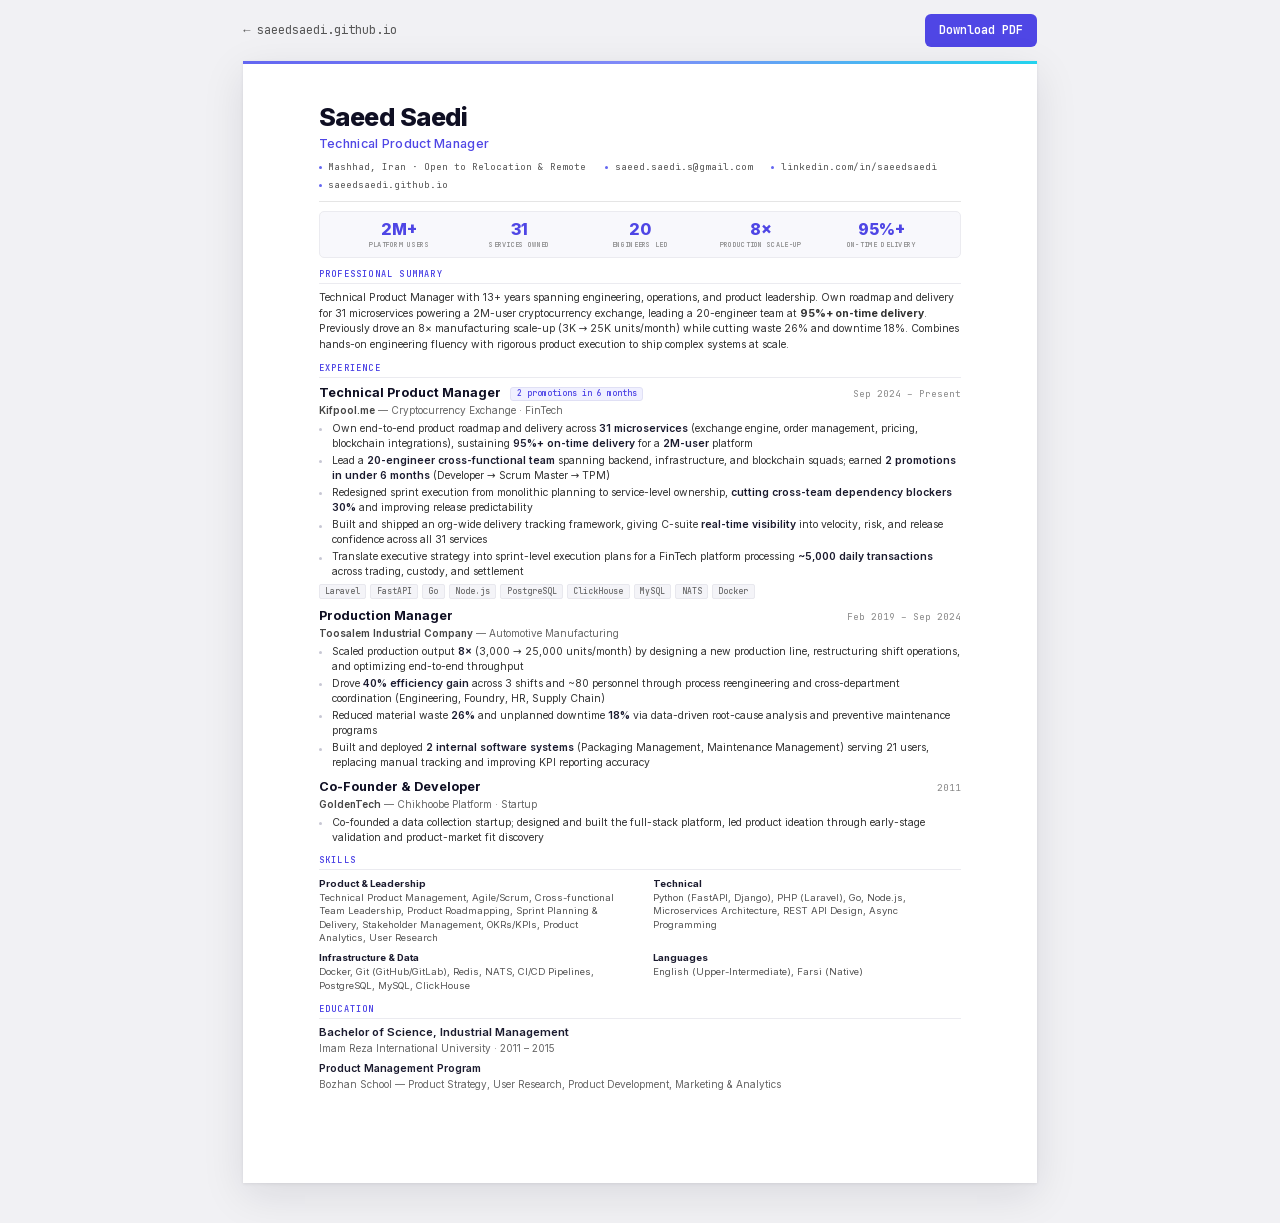
<file: resume.html>
<!DOCTYPE html>
<html lang="en">
<head>
<meta charset="UTF-8">
<meta name="viewport" content="width=device-width, initial-scale=1.0">
<title>Saeed Saedi — Resume</title>
<meta name="description" content="Résumé of Saeed Saedi, Technical Product Manager — product roadmap and delivery for a 2M-user cryptocurrency exchange, previously an 8× manufacturing scale-up.">
<link rel="canonical" href="https://saeedsaedi.github.io/resume.html">
<link rel="icon" href="favicon.ico" sizes="16x16 32x32 48x48">
<link rel="apple-touch-icon" href="apple-touch-icon.png">
<style>
  /* Self-hosted variable fonts (Latin subset), shared with index.html — see assets/fonts */
  @font-face {
    font-family: 'Inter';
    font-style: normal;
    font-weight: 100 900;
    font-display: swap;
    src: url('assets/fonts/inter-latin.woff2') format('woff2');
    unicode-range: U+0000-00FF, U+0131, U+0152-0153, U+02BB-02BC, U+02C6, U+02DA, U+02DC, U+0304, U+0308, U+0329, U+2000-206F, U+20AC, U+2122, U+2191, U+2193, U+2212, U+2215, U+FEFF, U+FFFD;
  }
  @font-face {
    font-family: 'JetBrains Mono';
    font-style: normal;
    font-weight: 100 800;
    font-display: swap;
    src: url('assets/fonts/jetbrains-mono-latin.woff2') format('woff2');
    unicode-range: U+0000-00FF, U+0131, U+0152-0153, U+02BB-02BC, U+02C6, U+02DA, U+02DC, U+0304, U+0308, U+0329, U+2000-206F, U+20AC, U+2122, U+2191, U+2193, U+2212, U+2215, U+FEFF, U+FFFD;
  }

  *, *::before, *::after { margin: 0; padding: 0; box-sizing: border-box; }

  :root { --mono: 'JetBrains Mono', ui-monospace, 'SF Mono', Menlo, monospace; }

  @page {
    size: A4;
    margin: 0;
  }

  body {
    font-family: 'Inter', -apple-system, system-ui, sans-serif;
    color: #1a1a2e;
    background: #ffffff;
    line-height: 1.4;
    font-size: 8.5pt;
    -webkit-print-color-adjust: exact;
    print-color-adjust: exact;
  }

  .page {
    width: 210mm;
    height: 297mm;
    padding: 10mm 20mm 14mm 20mm;
    margin: 0 auto;
    position: relative;
    overflow: hidden;
  }

  /* ── Top accent bar ── */
  .page::before {
    content: '';
    position: absolute;
    top: 0;
    left: 0;
    right: 0;
    height: 3.5px;
    background: linear-gradient(90deg, #6366f1, #818cf8, #22d3ee);
  }

  /* ── Header ── */
  .header {
    margin-bottom: 7pt;
    padding-bottom: 7pt;
    border-bottom: 1.5px solid #e5e5e5;
  }

  .header h1 {
    font-size: 19pt;
    font-weight: 800;
    letter-spacing: -0.5px;
    color: #0f0f23;
    margin-bottom: 1pt;
  }

  .header .title {
    font-size: 9.5pt;
    font-weight: 500;
    color: #6366f1;
    letter-spacing: 0.3px;
    margin-bottom: 5pt;
  }

  .contact-row {
    display: flex;
    flex-wrap: wrap;
    gap: 4pt 14pt;
    font-family: var(--mono);
    font-size: 7pt;
    color: #555;
  }

  .contact-row a {
    color: #555;
    text-decoration: none;
  }

  .contact-row span::before {
    content: '';
    display: inline-block;
    width: 3px;
    height: 3px;
    background: #6366f1;
    border-radius: 50%;
    margin-right: 5pt;
    vertical-align: middle;
  }

  /* ── Metrics bar ── */
  .metrics-bar {
    display: flex;
    justify-content: space-between;
    background: #f8f8fc;
    border: 1px solid #ebebf0;
    border-radius: 5px;
    padding: 6pt 14pt;
    margin-bottom: 7pt;
  }

  .metric {
    text-align: center;
    flex: 1;
  }

  .metric .num {
    font-size: 12pt;
    font-weight: 800;
    color: #6366f1;
    line-height: 1.2;
  }

  .metric .label {
    font-family: var(--mono);
    font-size: 5.2pt;
    font-weight: 500;
    color: #888;
    text-transform: uppercase;
    letter-spacing: 0.3px;
    margin-top: 0.5pt;
  }

  /* ── Section headings ── */
  .section-title {
    font-family: var(--mono);
    font-size: 6.5pt;
    font-weight: 600;
    text-transform: uppercase;
    letter-spacing: 1.2px;
    color: #6366f1;
    margin-bottom: 5pt;
    padding-bottom: 2pt;
    border-bottom: 1px solid #ebebf0;
  }

  section {
    margin-bottom: 7pt;
  }

  /* ── Experience entries ── */
  .entry {
    margin-bottom: 6pt;
  }

  .entry:last-child {
    margin-bottom: 0;
  }

  .entry-header {
    display: flex;
    justify-content: space-between;
    align-items: baseline;
    margin-bottom: 0.5pt;
  }

  .entry-header h3 {
    font-size: 9.5pt;
    font-weight: 700;
    color: #0f0f23;
  }

  .entry-header .dates {
    font-family: var(--mono);
    font-size: 7pt;
    color: #888;
    font-weight: 400;
    flex-shrink: 0;
    margin-left: 8pt;
  }

  .entry-sub {
    font-size: 7.5pt;
    color: #666;
    margin-bottom: 3pt;
  }

  .entry-sub strong {
    color: #444;
    font-weight: 600;
  }

  .promo-badge {
    display: inline-block;
    font-family: var(--mono);
    font-size: 6pt;
    font-weight: 600;
    color: #6366f1;
    background: #f0f0ff;
    border: 1px solid #e0e0f5;
    border-radius: 3px;
    padding: 0.5pt 4pt;
    margin-left: 5pt;
    vertical-align: middle;
  }

  /* ── Bullet lists ── */
  .bullets {
    list-style: none;
    padding: 0;
  }

  .bullets li {
    position: relative;
    padding-left: 10pt;
    margin-bottom: 1.5pt;
    font-size: 7.8pt;
    color: #333;
    line-height: 1.45;
  }

  .bullets li::before {
    content: '';
    position: absolute;
    left: 0;
    top: 5.5pt;
    width: 3px;
    height: 3px;
    background: #c7c7d4;
    border-radius: 50%;
  }

  .bullets li strong {
    font-weight: 600;
    color: #1a1a2e;
  }

  /* ── Tech tags ── */
  .tech-row {
    display: flex;
    flex-wrap: wrap;
    gap: 3pt;
    margin-top: 3pt;
  }

  .tech-tag {
    font-family: var(--mono);
    font-size: 6pt;
    font-weight: 500;
    color: #666;
    background: #f4f4f8;
    border: 1px solid #e8e8ee;
    border-radius: 2px;
    padding: 1pt 4pt;
  }

  /* ── Skills section ── */
  .skills-grid {
    display: grid;
    grid-template-columns: 1fr 1fr;
    gap: 4pt 20pt;
  }

  .skill-category {
    margin-bottom: 1pt;
  }

  .skill-category .cat-label {
    font-size: 7.2pt;
    font-weight: 700;
    color: #1a1a2e;
    margin-bottom: 0.5pt;
  }

  .skill-category .cat-items {
    font-size: 7.2pt;
    color: #555;
    line-height: 1.4;
  }

  /* ── Education ── */
  .edu-row {
    display: flex;
    justify-content: space-between;
    align-items: baseline;
  }

  .edu-row h3 {
    font-size: 8.5pt;
    font-weight: 600;
    color: #1a1a2e;
  }

  .edu-row .school {
    font-size: 7.5pt;
    color: #666;
  }

  .edu-row h3.minor { font-size: 7.8pt; }

  .summary {
    font-size: 7.8pt;
    color: #333;
    line-height: 1.5;
  }

  /* ════════════════════════════════════════════════════
     Screen only — everything below leaves the printed
     page (and RESUME.pdf) untouched.
     ════════════════════════════════════════════════════ */
  .screen-bar { display: none; }

  @media screen {
    body { background: #f1f1f4; }

    .screen-bar {
      display: flex;
      justify-content: space-between;
      align-items: center;
      gap: 12px;
      width: 210mm;
      margin: 0 auto;
      padding: 14px 0;
      font-family: var(--mono);
      font-size: 12px;
    }
    .screen-bar a { color: #555; text-decoration: none; }
    .screen-bar a:hover { color: #4f46e5; }
    .screen-bar .pdf {
      color: #fff;
      background: #4f46e5;
      padding: 8px 14px;
      border-radius: 6px;
      font-weight: 600;
    }
    .screen-bar .pdf:hover { color: #fff; background: #6366f1; }

    .page {
      background: #fff;
      margin-bottom: 40px;
      box-shadow: 0 1px 3px rgba(15, 15, 35, 0.08), 0 12px 40px rgba(15, 15, 35, 0.10);
    }

    /* #6366f1 is 4.46:1 on white — a shade darker clears WCAG AA on screens */
    .header .title, .section-title, .metric .num, .promo-badge { color: #4f46e5; }
  }

  /* Phones & small tablets: reflow the A4 sheet into a readable single column */
  @media screen and (max-width: 820px) {
    body { background: #fff; }

    .screen-bar { width: auto; padding: 12px 20px; border-bottom: 1px solid #ebebf0; }

    .page {
      width: auto;
      height: auto;
      overflow: visible;
      padding: 28px 20px 36px;
      margin: 0;
      box-shadow: none;
    }

    .header h1 { font-size: 30px; }
    .header .title { font-size: 15px; margin-bottom: 8px; }
    .contact-row { font-size: 12px; gap: 6px 16px; }

    .metrics-bar {
      display: grid;
      grid-template-columns: repeat(3, 1fr);
      gap: 14px 6px;
      padding: 14px 8px;
      margin-bottom: 18px;
    }
    .metric .num { font-size: 21px; }
    .metric .label { font-size: 8.5px; letter-spacing: 0; white-space: nowrap; }

    section { margin-bottom: 22px; }
    .section-title { font-size: 11px; margin-bottom: 10px; padding-bottom: 4px; }
    .summary { font-size: 14.5px; line-height: 1.55; }

    .entry { margin-bottom: 18px; }
    .entry-header { flex-wrap: wrap; gap: 2px 10px; margin-bottom: 2px; }
    .entry-header h3 { font-size: 16.5px; }
    .entry-header .dates { font-size: 12px; margin-left: 0; }
    .entry-sub { font-size: 13px; margin-bottom: 8px; }
    .promo-badge { font-size: 10px; padding: 1px 6px; margin-left: 0; }

    .bullets li { font-size: 14.5px; line-height: 1.55; padding-left: 14px; margin-bottom: 7px; }
    .bullets li::before { top: 10px; width: 4px; height: 4px; }
    .tech-row { gap: 6px; margin-top: 8px; }
    .tech-tag { font-size: 11px; padding: 2px 6px; }

    .skills-grid { grid-template-columns: 1fr; gap: 12px; }
    .skill-category .cat-label { font-size: 14px; margin-bottom: 2px; }
    .skill-category .cat-items { font-size: 14px; line-height: 1.5; }

    .edu-row h3, .edu-row h3.minor { font-size: 15px; }
    .edu-row .school { font-size: 13.5px; }
  }
</style>
</head>
<body>
<nav class="screen-bar" aria-label="Résumé">
  <a href="./">&larr; saeedsaedi.github.io</a>
  <a class="pdf" href="RESUME.pdf" download>Download PDF</a>
</nav>
<main class="page">

  <!-- ═══ HEADER ═══ -->
  <header class="header">
    <h1>Saeed Saedi</h1>
    <div class="title">Technical Product Manager</div>
    <div class="contact-row">
      <span>Mashhad, Iran &middot; Open to Relocation &amp; Remote</span>
      <span><a href="mailto:saeed.saedi.s@gmail.com">saeed.saedi.s@gmail.com</a></span>
      <span><a href="https://linkedin.com/in/saeedsaedi">linkedin.com/in/saeedsaedi</a></span>
      <span><a href="https://saeedsaedi.github.io">saeedsaedi.github.io</a></span>
    </div>
  </header>

  <!-- ═══ METRICS BAR ═══ -->
  <div class="metrics-bar">
    <div class="metric">
      <div class="num">2M+</div>
      <div class="label">Platform Users</div>
    </div>
    <div class="metric">
      <div class="num">31</div>
      <div class="label">Services Owned</div>
    </div>
    <div class="metric">
      <div class="num">20</div>
      <div class="label">Engineers Led</div>
    </div>
    <div class="metric">
      <div class="num">8&times;</div>
      <div class="label">Production Scale-Up</div>
    </div>
    <div class="metric">
      <div class="num">95%+</div>
      <div class="label">On-Time Delivery</div>
    </div>
  </div>

  <!-- ═══ SUMMARY ═══ -->
  <section>
    <h2 class="section-title">Professional Summary</h2>
    <p class="summary">
      Technical Product Manager with 13+ years spanning engineering, operations, and product leadership. Own roadmap and delivery for 31 microservices powering a 2M-user cryptocurrency exchange, leading a 20-engineer team at <strong>95%+ on-time delivery</strong>. Previously drove an 8&times; manufacturing scale-up (3K &rarr; 25K units/month) while cutting waste 26% and downtime 18%. Combines hands-on engineering fluency with rigorous product execution to ship complex systems at scale.
    </p>
  </section>

  <!-- ═══ EXPERIENCE ═══ -->
  <section>
    <h2 class="section-title">Experience</h2>

    <!-- Kifpool.me -->
    <div class="entry">
      <div class="entry-header">
        <h3>Technical Product Manager <span class="promo-badge">2 promotions in 6 months</span></h3>
        <span class="dates">Sep 2024 &ndash; Present</span>
      </div>
      <div class="entry-sub"><strong>Kifpool.me</strong> &mdash; Cryptocurrency Exchange &middot; FinTech</div>
      <ul class="bullets">
        <li>Own end-to-end product roadmap and delivery across <strong>31 microservices</strong> (exchange engine, order management, pricing, blockchain integrations), sustaining <strong>95%+ on-time delivery</strong> for a <strong>2M-user</strong> platform</li>
        <li>Lead a <strong>20-engineer cross-functional team</strong> spanning backend, infrastructure, and blockchain squads; earned <strong>2 promotions in under 6 months</strong> (Developer &rarr; Scrum Master &rarr; TPM)</li>
        <li>Redesigned sprint execution from monolithic planning to service-level ownership, <strong>cutting cross-team dependency blockers 30%</strong> and improving release predictability</li>
        <li>Built and shipped an org-wide delivery tracking framework, giving C-suite <strong>real-time visibility</strong> into velocity, risk, and release confidence across all 31 services</li>
        <li>Translate executive strategy into sprint-level execution plans for a FinTech platform processing <strong>~5,000 daily transactions</strong> across trading, custody, and settlement</li>
      </ul>
      <div class="tech-row">
        <span class="tech-tag">Laravel</span>
        <span class="tech-tag">FastAPI</span>
        <span class="tech-tag">Go</span>
        <span class="tech-tag">Node.js</span>
        <span class="tech-tag">PostgreSQL</span>
        <span class="tech-tag">ClickHouse</span>
        <span class="tech-tag">MySQL</span>
        <span class="tech-tag">NATS</span>
        <span class="tech-tag">Docker</span>
      </div>
    </div>

    <!-- Toosalem -->
    <div class="entry">
      <div class="entry-header">
        <h3>Production Manager</h3>
        <span class="dates">Feb 2019 &ndash; Sep 2024</span>
      </div>
      <div class="entry-sub"><strong>Toosalem Industrial Company</strong> &mdash; Automotive Manufacturing</div>
      <ul class="bullets">
        <li>Scaled production output <strong>8&times;</strong> (3,000 &rarr; 25,000 units/month) by designing a new production line, restructuring shift operations, and optimizing end-to-end throughput</li>
        <li>Drove <strong>40% efficiency gain</strong> across 3 shifts and ~80 personnel through process reengineering and cross-department coordination (Engineering, Foundry, HR, Supply Chain)</li>
        <li>Reduced material waste <strong>26%</strong> and unplanned downtime <strong>18%</strong> via data-driven root-cause analysis and preventive maintenance programs</li>
        <li>Built and deployed <strong>2 internal software systems</strong> (Packaging Management, Maintenance Management) serving 21 users, replacing manual tracking and improving KPI reporting accuracy</li>
      </ul>
    </div>

    <!-- GoldenTech -->
    <div class="entry">
      <div class="entry-header">
        <h3>Co-Founder &amp; Developer</h3>
        <span class="dates">2011</span>
      </div>
      <div class="entry-sub"><strong>GoldenTech</strong> &mdash; Chikhoobe Platform &middot; Startup</div>
      <ul class="bullets">
        <li>Co-founded a data collection startup; designed and built the full-stack platform, led product ideation through early-stage validation and product-market fit discovery</li>
      </ul>
    </div>
  </section>

  <!-- ═══ SKILLS ═══ -->
  <section>
    <h2 class="section-title">Skills</h2>
    <div class="skills-grid">
      <div class="skill-category">
        <div class="cat-label">Product &amp; Leadership</div>
        <div class="cat-items">Technical Product Management, Agile/Scrum, Cross-functional Team Leadership, Product Roadmapping, Sprint Planning &amp; Delivery, Stakeholder Management, OKRs/KPIs, Product Analytics, User Research</div>
      </div>
      <div class="skill-category">
        <div class="cat-label">Technical</div>
        <div class="cat-items">Python (FastAPI, Django), PHP (Laravel), Go, Node.js, Microservices Architecture, REST API Design, Async Programming</div>
      </div>
      <div class="skill-category">
        <div class="cat-label">Infrastructure &amp; Data</div>
        <div class="cat-items">Docker, Git (GitHub/GitLab), Redis, NATS, CI/CD Pipelines, PostgreSQL, MySQL, ClickHouse</div>
      </div>
      <div class="skill-category">
        <div class="cat-label">Languages</div>
        <div class="cat-items">English (Upper-Intermediate), Farsi (Native)</div>
      </div>
    </div>
  </section>

  <!-- ═══ EDUCATION ═══ -->
  <section style="margin-bottom:0;">
    <h2 class="section-title">Education</h2>
    <div class="edu-row" style="margin-bottom:4pt;">
      <div>
        <h3>Bachelor of Science, Industrial Management</h3>
        <span class="school">Imam Reza International University &middot; 2011 &ndash; 2015</span>
      </div>
    </div>
    <div class="edu-row">
      <div>
        <h3 class="minor">Product Management Program</h3>
        <span class="school">Bozhan School &mdash; Product Strategy, User Research, Product Development, Marketing &amp; Analytics</span>
      </div>
    </div>
  </section>

</main>
</body>
</html>
</file>
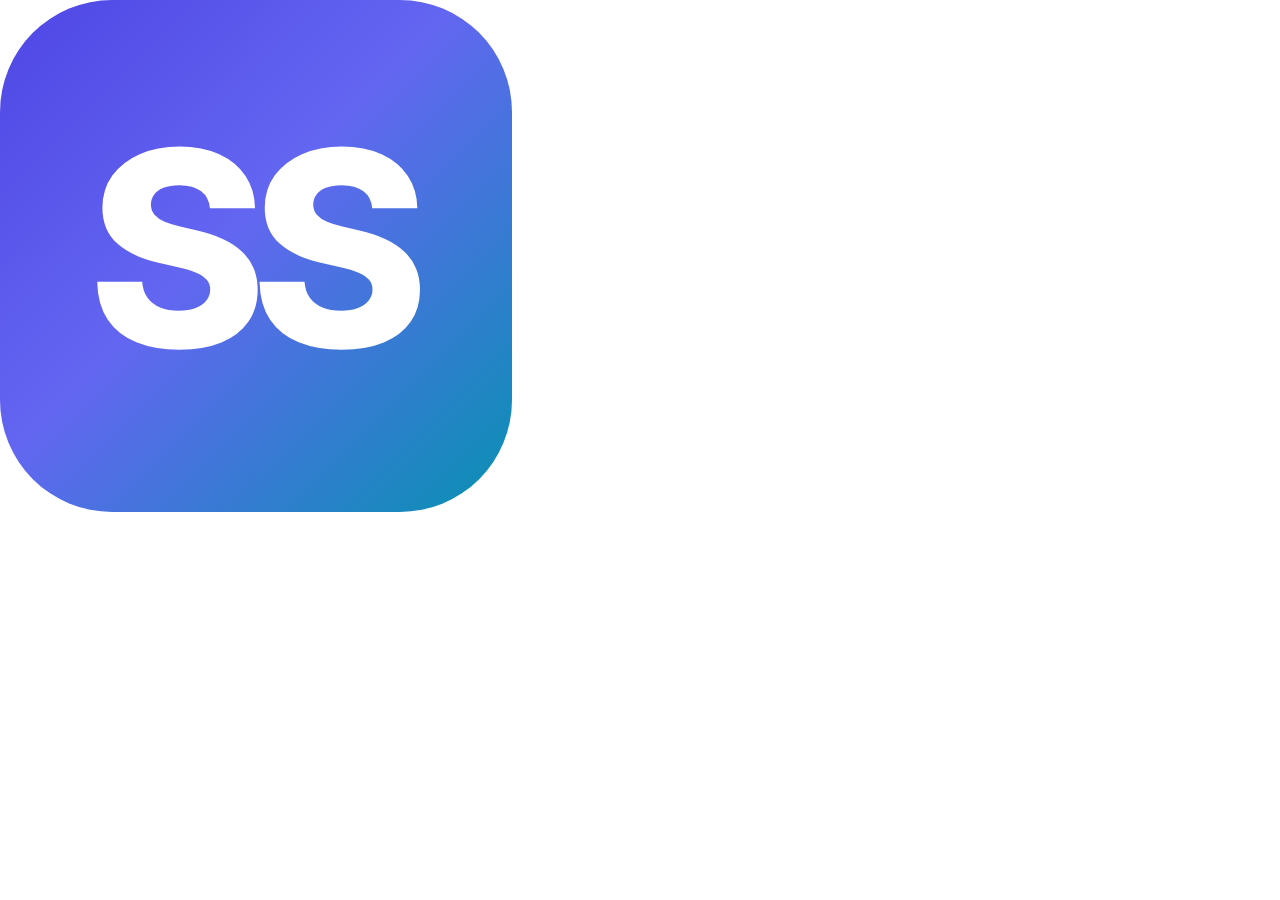
<file: _design/icon.html>
<!DOCTYPE html>
<!--
  Source for favicon.ico (16/32/48) and apple-touch-icon.png (180, full-bleed).
  Not published: Jekyll skips folders that start with "_".
  Regenerate (from the repo root, with `python3 -m http.server 8080` running):
    CHROME="/Applications/Google Chrome.app/Contents/MacOS/Google Chrome"
    "$CHROME" --headless=new --hide-scrollbars --default-background-color=00000000 \
      --window-size=512,512 --screenshot=/tmp/icon.png http://localhost:8080/_design/icon.html
    "$CHROME" --headless=new --hide-scrollbars \
      --window-size=512,512 --screenshot=/tmp/icon-full.png "http://localhost:8080/_design/icon.html?full"
    python3 -c "from PIL import Image; Image.open('/tmp/icon.png').save('favicon.ico', sizes=[(16,16),(32,32),(48,48)]); \
      Image.open('/tmp/icon-full.png').convert('RGB').resize((180,180), Image.LANCZOS).save('apple-touch-icon.png')"
-->
<html lang="en">
<head>
<meta charset="UTF-8" />
<title>Icon — SS monogram</title>
<style>
  @font-face {
    font-family: 'Inter'; font-style: normal; font-weight: 100 900;
    src: url('../assets/fonts/inter-latin.woff2') format('woff2');
  }
  * { margin: 0; padding: 0; box-sizing: border-box; }
  html, body { width: 512px; height: 512px; overflow: hidden; background: transparent; }
  .tile {
    width: 512px; height: 512px;
    border-radius: 112px;
    background: linear-gradient(135deg, #4f46e5 0%, #6366f1 45%, #0891b2 100%);
    display: grid; place-items: center;
  }
  .full .tile { border-radius: 0; }   /* iOS rounds apple-touch-icon itself */
  .tile span {
    font-family: 'Inter', system-ui, sans-serif;
    font-size: 272px; font-weight: 800; letter-spacing: -0.065em;
    color: #fff; line-height: 1;
    transform: translate(-6px, -8px);   /* optical centring of the pair */
  }
</style>
</head>
<body>
  <div class="tile"><span>SS</span></div>
  <script>if (location.search.indexOf('full') !== -1) document.body.className = 'full';</script>
</body>
</html>
</file>
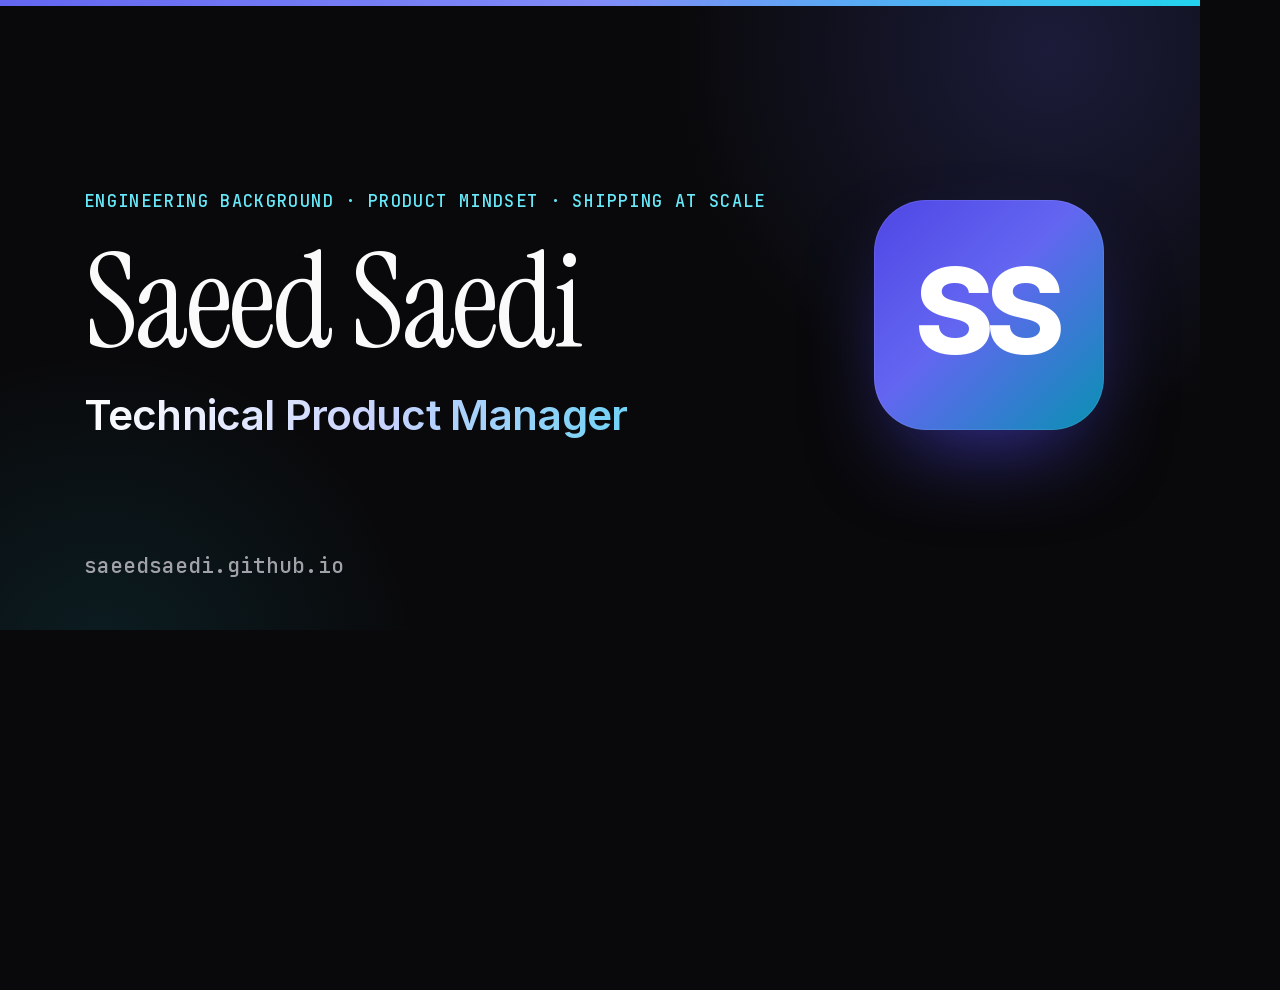
<file: _design/og-image.html>
<!DOCTYPE html>
<!--
  Source for assets/og-image.jpg (1200×630 link-preview card for LinkedIn, X, Slack…).
  Not published: Jekyll skips folders that start with "_".
  Regenerate (from the repo root, with `python3 -m http.server 8080` running):
    "/Applications/Google Chrome.app/Contents/MacOS/Google Chrome" --headless=new --hide-scrollbars \
      --window-size=1200,630 --screenshot=/tmp/og.png http://localhost:8080/_design/og-image.html
    sips -s format jpeg -s formatOptions 90 /tmp/og.png --out assets/og-image.jpg
-->
<html lang="en">
<head>
<meta charset="UTF-8" />
<title>OG image — Saeed Saedi</title>
<style>
  @font-face {
    font-family: 'Inter'; font-style: normal; font-weight: 100 900;
    src: url('../assets/fonts/inter-latin.woff2') format('woff2');
  }
  @font-face {
    font-family: 'JetBrains Mono'; font-style: normal; font-weight: 100 800;
    src: url('../assets/fonts/jetbrains-mono-latin.woff2') format('woff2');
  }
  @font-face {
    font-family: 'Instrument Serif'; font-style: normal; font-weight: 400;
    src: url('../assets/fonts/instrument-serif-regular.woff2') format('woff2');
  }
  * { margin: 0; padding: 0; box-sizing: border-box; }
  html, body { width: 1200px; height: 630px; overflow: hidden; }
  body {
    position: relative;
    background: #09090b;
    color: #fafafa;
    font-family: 'Inter', system-ui, sans-serif;
    -webkit-font-smoothing: antialiased;
  }
  .glow { position: absolute; border-radius: 50%; pointer-events: none; }
  .glow--indigo { width: 820px; height: 820px; top: -360px; right: -260px;
    background: radial-gradient(circle, rgba(99, 102, 241, 0.20) 0%, transparent 65%); }
  .glow--cyan { width: 640px; height: 640px; bottom: -360px; left: -220px;
    background: radial-gradient(circle, rgba(34, 211, 238, 0.10) 0%, transparent 70%); }
  .bar { position: absolute; top: 0; left: 0; right: 0; height: 6px;
    background: linear-gradient(90deg, #6366f1, #818cf8, #22d3ee); }

  .content {
    position: absolute; left: 84px; top: 0; bottom: 0; width: 760px;
    display: flex; flex-direction: column; justify-content: center;
  }
  .eyebrow {
    font: 500 17px/1.4 'JetBrains Mono', ui-monospace, monospace; letter-spacing: 0.08em;
    text-transform: uppercase; color: #67e8f9; margin-bottom: 26px;
  }
  h1 {
    font: 400 132px/0.95 'Instrument Serif', Georgia, serif; letter-spacing: -0.02em;
    margin-bottom: 26px;
  }
  .title {
    font-size: 42px; font-weight: 600; letter-spacing: -0.02em; line-height: 1.15;
    background: linear-gradient(100deg, #ffffff 0%, #c7d2fe 40%, #22d3ee 100%);
    -webkit-background-clip: text; background-clip: text; color: transparent;
  }
  .url {
    position: absolute; left: 84px; bottom: 54px;
    font: 500 21px/1 'JetBrains Mono', ui-monospace, monospace; color: #a1a1aa;
  }

  /* The SS monogram stands in for a photo (same mark as the favicon) */
  .mark {
    position: absolute; right: 96px; top: 50%; transform: translateY(-50%);
    width: 230px; height: 230px; border-radius: 52px;
    display: grid; place-items: center;
    background: linear-gradient(135deg, #4f46e5 0%, #6366f1 45%, #0891b2 100%);
    box-shadow: 0 0 0 1px rgba(255, 255, 255, 0.08) inset, 0 40px 90px -30px rgba(79, 70, 229, 0.7);
  }
  .mark span { font: 800 120px/1 'Inter', sans-serif; letter-spacing: -0.065em; color: #fff; transform: translate(-3px, -4px); }
</style>
</head>
<body>
  <div class="glow glow--indigo"></div>
  <div class="glow glow--cyan"></div>
  <div class="bar"></div>

  <div class="content">
    <p class="eyebrow">Engineering background · Product mindset · Shipping at scale</p>
    <h1>Saeed Saedi</h1>
    <div class="title">Technical Product Manager</div>
  </div>
  <div class="url">saeedsaedi.github.io</div>

  <div class="mark"><span>SS</span></div>
</body>
</html>
</file>
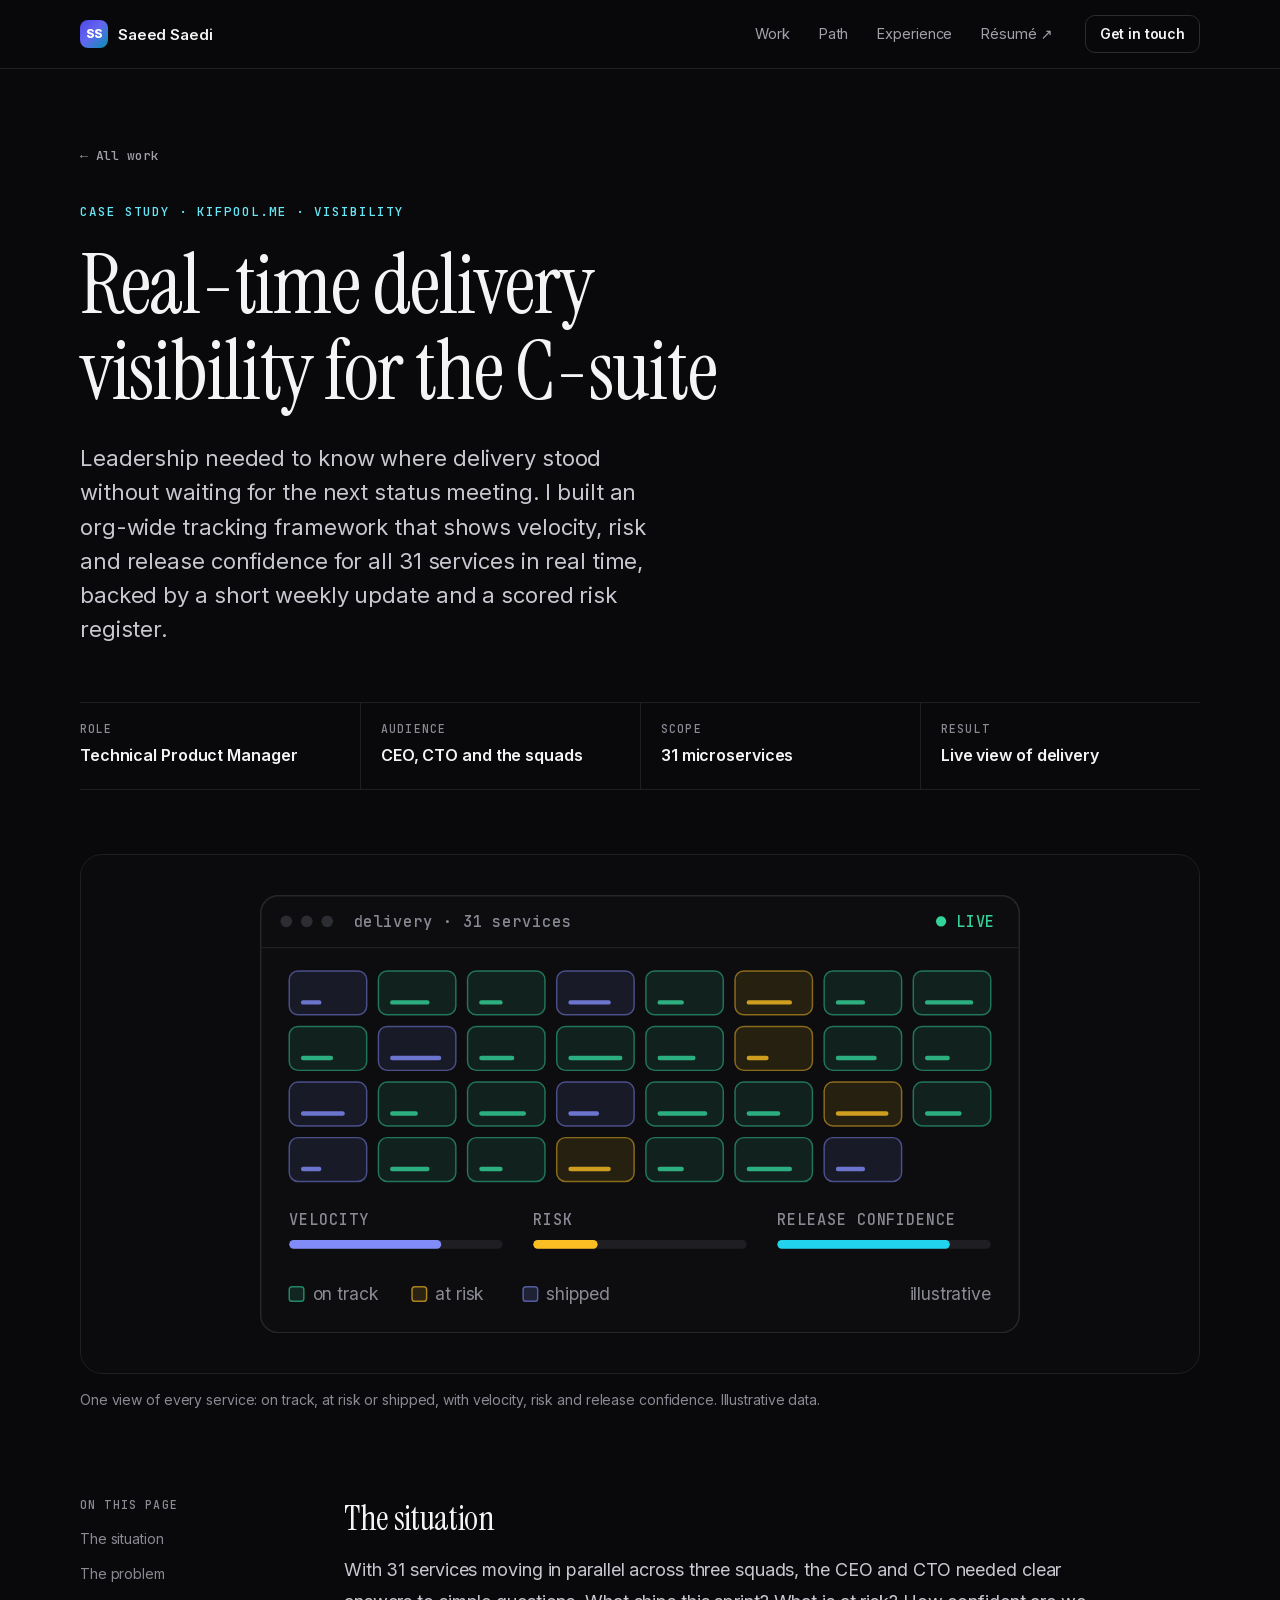
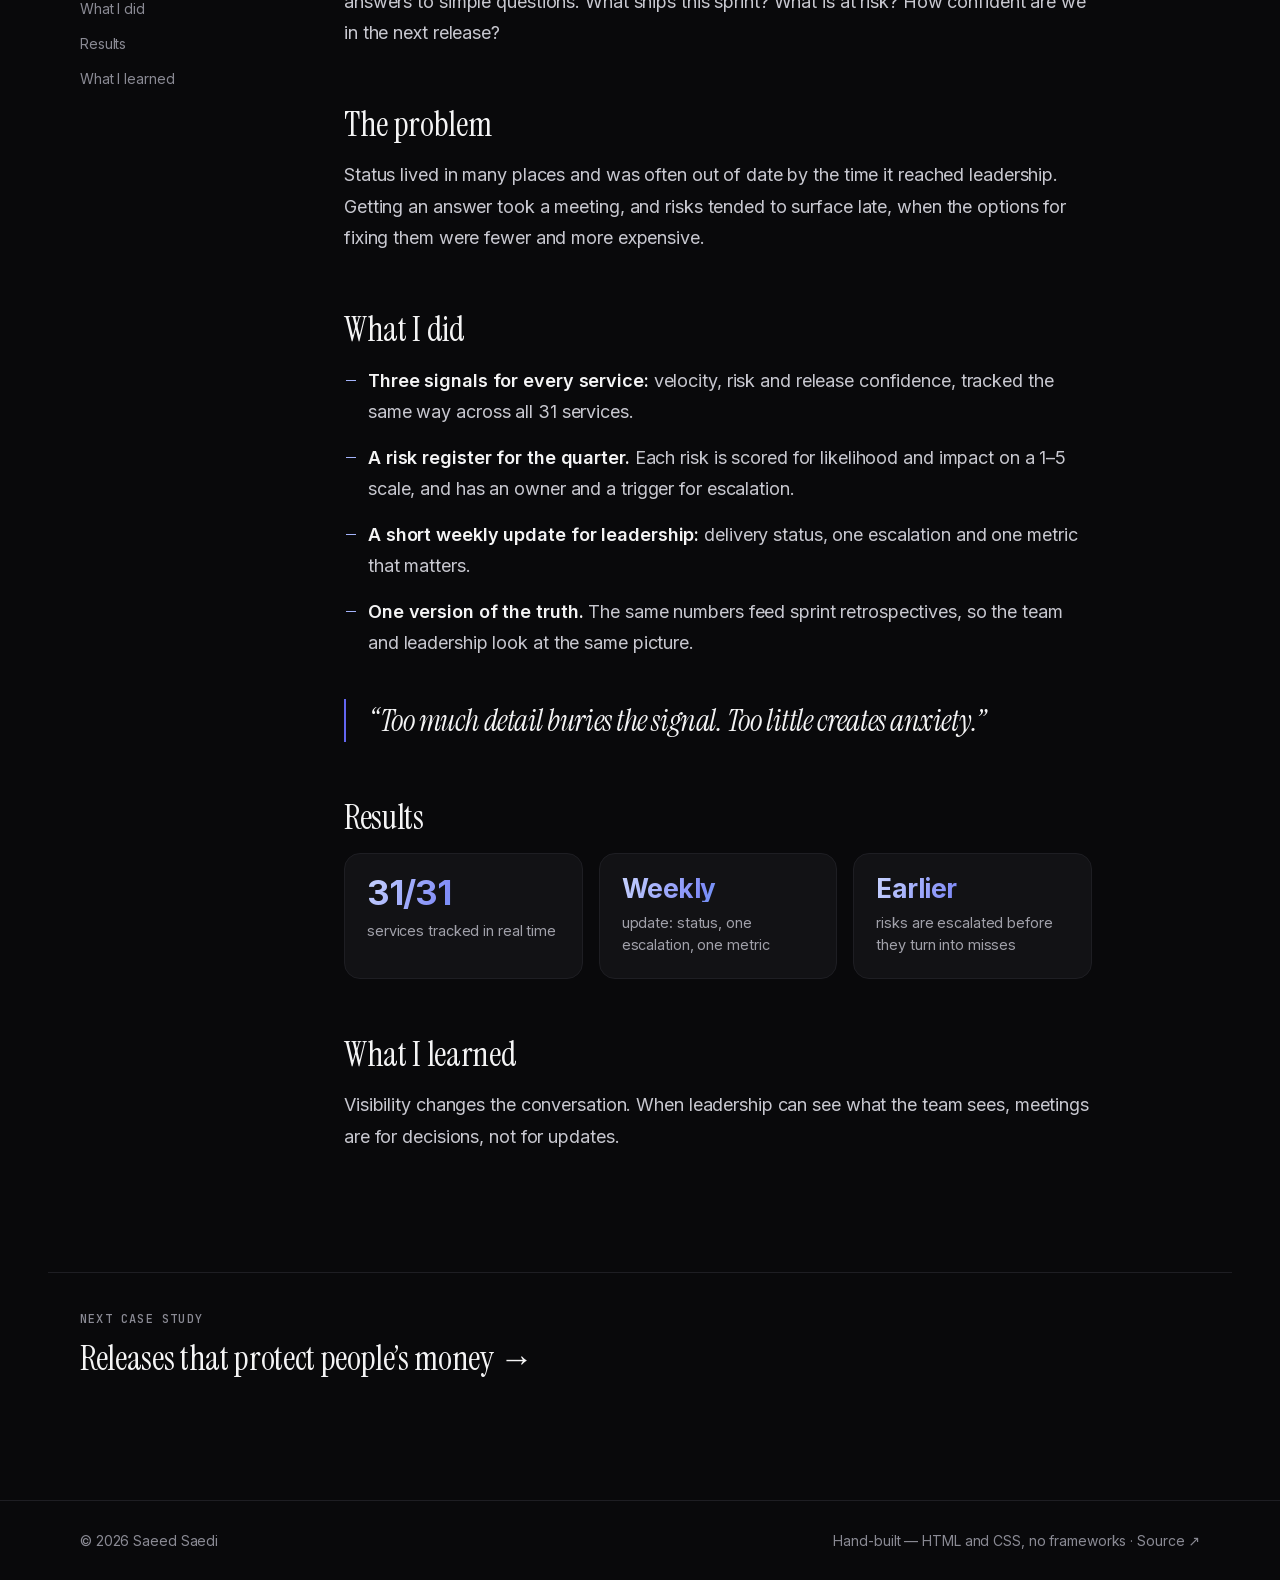
<file: work/delivery-visibility.html>
<!DOCTYPE html>
<html lang="en" class="serif">
<head>
  <meta charset="UTF-8" />
  <meta name="viewport" content="width=device-width, initial-scale=1.0" />
  <title>Real-time delivery visibility for the C-suite — Saeed Saedi</title>
  <meta name="description" content="An org-wide tracking framework that shows velocity, risk and release confidence for every service, so leadership sees delivery as it happens instead of in status meetings." />
  <link rel="canonical" href="https://saeedsaedi.github.io/work/delivery-visibility.html" />
  <meta property="og:title" content="Real-time delivery visibility for the C-suite — Saeed Saedi" />
  <meta property="og:description" content="An org-wide tracking framework that shows velocity, risk and release confidence for every service, so leadership sees delivery as it happens instead of in status meetings." />
  <meta property="og:image" content="https://saeedsaedi.github.io/assets/og-image.jpg" />
  <meta property="og:image:width" content="1200" />
  <meta property="og:image:height" content="630" />
  <meta property="og:url" content="https://saeedsaedi.github.io/work/delivery-visibility.html" />
  <meta property="og:type" content="article" />
  <meta name="twitter:card" content="summary_large_image" />
  <link rel="icon" href="../favicon.ico" sizes="16x16 32x32 48x48" />
  <link rel="apple-touch-icon" href="../apple-touch-icon.png" />
  <script>document.documentElement.classList.add('js');</script>
  <link rel="preload" href="../assets/fonts/inter-latin.woff2" as="font" type="font/woff2" crossorigin />
  <link rel="preload" href="../assets/fonts/instrument-serif-regular.woff2" as="font" type="font/woff2" crossorigin />
  <link rel="stylesheet" href="../style.css" />
</head>
<body>

<header class="nav">
  <div class="wrap nav__inner">
    <a class="brand" href="../"><span class="brand__mark" aria-hidden="true">SS</span>Saeed Saedi</a>
    <nav class="nav__links" id="nav-links" aria-label="Primary">
      <a href="../#work">Work</a>
      <a href="../#path">Path</a>
      <a href="../#experience">Experience</a>
      <a href="../resume.html" target="_blank" rel="noopener">Résumé ↗</a>
    </nav>
    <a class="btn btn--ghost btn--sm" href="../#contact">Get in touch</a>
    <button class="nav__menu" type="button" aria-expanded="false" aria-controls="nav-links">Menu</button>
  </div>
</header>

<main class="cs">
  <article>
    <div class="wrap">
      <a class="cs__back" href="../#work">← All work</a>
      <p class="eyebrow">Case study · Kifpool.me · Visibility</p>
      <h1 class="cs__title">Real-time delivery visibility for the <span class="nowrap">C-suite</span></h1>
      <p class="lead cs__lead">Leadership needed to know where delivery stood without waiting for the next status meeting. I built an org-wide tracking framework that shows velocity, risk and release confidence for all 31 services in real time, backed by a short weekly update and a scored risk register.</p>
      <dl class="glance">
        <div><dt>Role</dt><dd>Technical Product Manager</dd></div>
        <div><dt>Audience</dt><dd>CEO, CTO and the squads</dd></div>
        <div><dt>Scope</dt><dd>31 microservices</dd></div>
        <div><dt>Result</dt><dd>Live view of delivery</dd></div>
      </dl>
    </div>

    <figure class="wrap cs__figure">
      <div class="frame">
        <svg viewBox="0 0 520 300" role="img" aria-label="Illustrative delivery board: 31 services marked on track, at risk or shipped, with velocity, risk and release-confidence bars.">
  <rect x="0.5" y="0.5" width="519" height="299" rx="12" fill="#0d0d10" stroke="#26262b"/>
  <g fill="#2c2c33"><circle cx="18" cy="18" r="4"/><circle cx="32" cy="18" r="4"/><circle cx="46" cy="18" r="4"/></g>
  <text x="64" y="22" class="dg-small">delivery · 31 services</text>
  <circle cx="466" cy="18" r="3.5" fill="#34d399"/><text x="476" y="22" class="dg-small" style="fill:#34d399">LIVE</text>
  <line x1="0.5" y1="36" x2="519.5" y2="36" stroke="#1e1e23"/>
  <g>
    <rect x="20" y="52" width="53" height="30" rx="6" fill="rgba(129,140,248,.10)" stroke="rgba(129,140,248,.5)"/><rect x="28" y="72" width="14" height="3" rx="1.5" fill="rgba(129,140,248,.8)"/>
    <rect x="81" y="52" width="53" height="30" rx="6" fill="rgba(52,211,153,.10)" stroke="rgba(52,211,153,.5)"/><rect x="89" y="72" width="27" height="3" rx="1.5" fill="rgba(52,211,153,.8)"/>
    <rect x="142" y="52" width="53" height="30" rx="6" fill="rgba(52,211,153,.10)" stroke="rgba(52,211,153,.5)"/><rect x="150" y="72" width="16" height="3" rx="1.5" fill="rgba(52,211,153,.8)"/>
    <rect x="203" y="52" width="53" height="30" rx="6" fill="rgba(129,140,248,.10)" stroke="rgba(129,140,248,.5)"/><rect x="211" y="72" width="29" height="3" rx="1.5" fill="rgba(129,140,248,.8)"/>
    <rect x="264" y="52" width="53" height="30" rx="6" fill="rgba(52,211,153,.10)" stroke="rgba(52,211,153,.5)"/><rect x="272" y="72" width="18" height="3" rx="1.5" fill="rgba(52,211,153,.8)"/>
    <rect x="325" y="52" width="53" height="30" rx="6" fill="rgba(251,191,36,.10)" stroke="rgba(251,191,36,.5)"/><rect x="333" y="72" width="31" height="3" rx="1.5" fill="rgba(251,191,36,.8)"/>
    <rect x="386" y="52" width="53" height="30" rx="6" fill="rgba(52,211,153,.10)" stroke="rgba(52,211,153,.5)"/><rect x="394" y="72" width="20" height="3" rx="1.5" fill="rgba(52,211,153,.8)"/>
    <rect x="447" y="52" width="53" height="30" rx="6" fill="rgba(52,211,153,.10)" stroke="rgba(52,211,153,.5)"/><rect x="455" y="72" width="33" height="3" rx="1.5" fill="rgba(52,211,153,.8)"/>
    <rect x="20" y="90" width="53" height="30" rx="6" fill="rgba(52,211,153,.10)" stroke="rgba(52,211,153,.5)"/><rect x="28" y="110" width="22" height="3" rx="1.5" fill="rgba(52,211,153,.8)"/>
    <rect x="81" y="90" width="53" height="30" rx="6" fill="rgba(129,140,248,.10)" stroke="rgba(129,140,248,.5)"/><rect x="89" y="110" width="35" height="3" rx="1.5" fill="rgba(129,140,248,.8)"/>
    <rect x="142" y="90" width="53" height="30" rx="6" fill="rgba(52,211,153,.10)" stroke="rgba(52,211,153,.5)"/><rect x="150" y="110" width="24" height="3" rx="1.5" fill="rgba(52,211,153,.8)"/>
    <rect x="203" y="90" width="53" height="30" rx="6" fill="rgba(52,211,153,.10)" stroke="rgba(52,211,153,.5)"/><rect x="211" y="110" width="37" height="3" rx="1.5" fill="rgba(52,211,153,.8)"/>
    <rect x="264" y="90" width="53" height="30" rx="6" fill="rgba(52,211,153,.10)" stroke="rgba(52,211,153,.5)"/><rect x="272" y="110" width="26" height="3" rx="1.5" fill="rgba(52,211,153,.8)"/>
    <rect x="325" y="90" width="53" height="30" rx="6" fill="rgba(251,191,36,.10)" stroke="rgba(251,191,36,.5)"/><rect x="333" y="110" width="15" height="3" rx="1.5" fill="rgba(251,191,36,.8)"/>
    <rect x="386" y="90" width="53" height="30" rx="6" fill="rgba(52,211,153,.10)" stroke="rgba(52,211,153,.5)"/><rect x="394" y="110" width="28" height="3" rx="1.5" fill="rgba(52,211,153,.8)"/>
    <rect x="447" y="90" width="53" height="30" rx="6" fill="rgba(52,211,153,.10)" stroke="rgba(52,211,153,.5)"/><rect x="455" y="110" width="17" height="3" rx="1.5" fill="rgba(52,211,153,.8)"/>
    <rect x="20" y="128" width="53" height="30" rx="6" fill="rgba(129,140,248,.10)" stroke="rgba(129,140,248,.5)"/><rect x="28" y="148" width="30" height="3" rx="1.5" fill="rgba(129,140,248,.8)"/>
    <rect x="81" y="128" width="53" height="30" rx="6" fill="rgba(52,211,153,.10)" stroke="rgba(52,211,153,.5)"/><rect x="89" y="148" width="19" height="3" rx="1.5" fill="rgba(52,211,153,.8)"/>
    <rect x="142" y="128" width="53" height="30" rx="6" fill="rgba(52,211,153,.10)" stroke="rgba(52,211,153,.5)"/><rect x="150" y="148" width="32" height="3" rx="1.5" fill="rgba(52,211,153,.8)"/>
    <rect x="203" y="128" width="53" height="30" rx="6" fill="rgba(129,140,248,.10)" stroke="rgba(129,140,248,.5)"/><rect x="211" y="148" width="21" height="3" rx="1.5" fill="rgba(129,140,248,.8)"/>
    <rect x="264" y="128" width="53" height="30" rx="6" fill="rgba(52,211,153,.10)" stroke="rgba(52,211,153,.5)"/><rect x="272" y="148" width="34" height="3" rx="1.5" fill="rgba(52,211,153,.8)"/>
    <rect x="325" y="128" width="53" height="30" rx="6" fill="rgba(52,211,153,.10)" stroke="rgba(52,211,153,.5)"/><rect x="333" y="148" width="23" height="3" rx="1.5" fill="rgba(52,211,153,.8)"/>
    <rect x="386" y="128" width="53" height="30" rx="6" fill="rgba(251,191,36,.10)" stroke="rgba(251,191,36,.5)"/><rect x="394" y="148" width="36" height="3" rx="1.5" fill="rgba(251,191,36,.8)"/>
    <rect x="447" y="128" width="53" height="30" rx="6" fill="rgba(52,211,153,.10)" stroke="rgba(52,211,153,.5)"/><rect x="455" y="148" width="25" height="3" rx="1.5" fill="rgba(52,211,153,.8)"/>
    <rect x="20" y="166" width="53" height="30" rx="6" fill="rgba(129,140,248,.10)" stroke="rgba(129,140,248,.5)"/><rect x="28" y="186" width="14" height="3" rx="1.5" fill="rgba(129,140,248,.8)"/>
    <rect x="81" y="166" width="53" height="30" rx="6" fill="rgba(52,211,153,.10)" stroke="rgba(52,211,153,.5)"/><rect x="89" y="186" width="27" height="3" rx="1.5" fill="rgba(52,211,153,.8)"/>
    <rect x="142" y="166" width="53" height="30" rx="6" fill="rgba(52,211,153,.10)" stroke="rgba(52,211,153,.5)"/><rect x="150" y="186" width="16" height="3" rx="1.5" fill="rgba(52,211,153,.8)"/>
    <rect x="203" y="166" width="53" height="30" rx="6" fill="rgba(251,191,36,.10)" stroke="rgba(251,191,36,.5)"/><rect x="211" y="186" width="29" height="3" rx="1.5" fill="rgba(251,191,36,.8)"/>
    <rect x="264" y="166" width="53" height="30" rx="6" fill="rgba(52,211,153,.10)" stroke="rgba(52,211,153,.5)"/><rect x="272" y="186" width="18" height="3" rx="1.5" fill="rgba(52,211,153,.8)"/>
    <rect x="325" y="166" width="53" height="30" rx="6" fill="rgba(52,211,153,.10)" stroke="rgba(52,211,153,.5)"/><rect x="333" y="186" width="31" height="3" rx="1.5" fill="rgba(52,211,153,.8)"/>
    <rect x="386" y="166" width="53" height="30" rx="6" fill="rgba(129,140,248,.10)" stroke="rgba(129,140,248,.5)"/><rect x="394" y="186" width="20" height="3" rx="1.5" fill="rgba(129,140,248,.8)"/>
  </g>
  <text x="20" y="226" class="dg-small">VELOCITY</text>
  <text x="187" y="226" class="dg-small">RISK</text>
  <text x="354" y="226" class="dg-small">RELEASE CONFIDENCE</text>
  <g fill="#1e1e23"><rect x="20" y="236" width="146" height="6" rx="3"/><rect x="187" y="236" width="146" height="6" rx="3"/><rect x="354" y="236" width="146" height="6" rx="3"/></g>
  <rect x="20" y="236" width="104" height="6" rx="3" fill="#818cf8"/>
  <rect x="187" y="236" width="44" height="6" rx="3" fill="#fbbf24"/>
  <rect x="354" y="236" width="118" height="6" rx="3" fill="#22d3ee"/>
  <rect x="20" y="268" width="10" height="10" rx="2" fill="rgba(52,211,153,.12)" stroke="rgba(52,211,153,.6)"/><text x="36" y="277" class="dg-sub">on track</text>
  <rect x="104" y="268" width="10" height="10" rx="2" fill="rgba(251,191,36,.12)" stroke="rgba(251,191,36,.65)"/><text x="120" y="277" class="dg-sub">at risk</text>
  <rect x="180" y="268" width="10" height="10" rx="2" fill="rgba(129,140,248,.16)" stroke="rgba(129,140,248,.6)"/><text x="196" y="277" class="dg-sub">shipped</text>
  <text x="500" y="277" text-anchor="end" class="dg-sub" font-style="italic">illustrative</text>
</svg>
      </div>
      <figcaption>One view of every service: on track, at risk or shipped, with velocity, risk and release confidence. Illustrative data.</figcaption>
    </figure>

    <div class="wrap cs__body">
      <nav class="toc" aria-label="On this page">
        <b>On this page</b>
        <a href="#situation">The situation</a>
        <a href="#problem">The problem</a>
        <a href="#did">What I did</a>
        <a href="#results">Results</a>
        <a href="#learned">What I learned</a>
      </nav>
      <div class="prose">
        <h2 id="situation">The situation</h2>
        <p>With 31 services moving in parallel across three squads, the CEO and CTO needed clear answers to simple questions. What ships this sprint? What is at risk? How confident are we in the next release?</p>

        <h2 id="problem">The problem</h2>
        <p>Status lived in many places and was often out of date by the time it reached leadership. Getting an answer took a meeting, and risks tended to surface late, when the options for fixing them were fewer and more expensive.</p>

        <h2 id="did">What I did</h2>
        <ul class="did">
          <li><strong>Three signals for every service:</strong> velocity, risk and release confidence, tracked the same way across all 31 services.</li>
          <li><strong>A risk register for the quarter.</strong> Each risk is scored for likelihood and impact on a 1–5 scale, and has an owner and a trigger for escalation.</li>
          <li><strong>A short weekly update for leadership:</strong> delivery status, one escalation and one metric that matters.</li>
          <li><strong>One version of the truth.</strong> The same numbers feed sprint retrospectives, so the team and leadership look at the same picture.</li>
        </ul>
        <blockquote class="pull">“Too much detail buries the signal. Too little creates anxiety.”</blockquote>

        <h2 id="results">Results</h2>
        <div class="results">
          <div><b>31/31</b><span>services tracked in real time</span></div>
          <div><b class="word">Weekly</b><span>update: status, one escalation, one metric</span></div>
          <div><b class="word">Earlier</b><span>risks are escalated before they turn into misses</span></div>
        </div>

        <h2 id="learned">What I learned</h2>
        <p>Visibility changes the conversation. When leadership can see what the team sees, meetings are for decisions, not for updates.</p>
      </div>
    </div>

    <nav class="wrap cs__next" aria-label="Next case study">
      <small>Next case study</small>
      <a href="safe-releases.html">Releases that protect people’s money →</a>
    </nav>
  </article>
</main>

<footer class="footer">
  <div class="wrap">
    <span>© <span id="year">2026</span> Saeed Saedi</span>
    <span>Hand-built — HTML and CSS, no frameworks · <a href="https://github.com/SaeedSaedi/saeedsaedi.github.io" target="_blank" rel="noopener">Source ↗</a></span>
  </div>
</footer>

<script src="../script.js" defer></script>
</body>
</html>
</file>
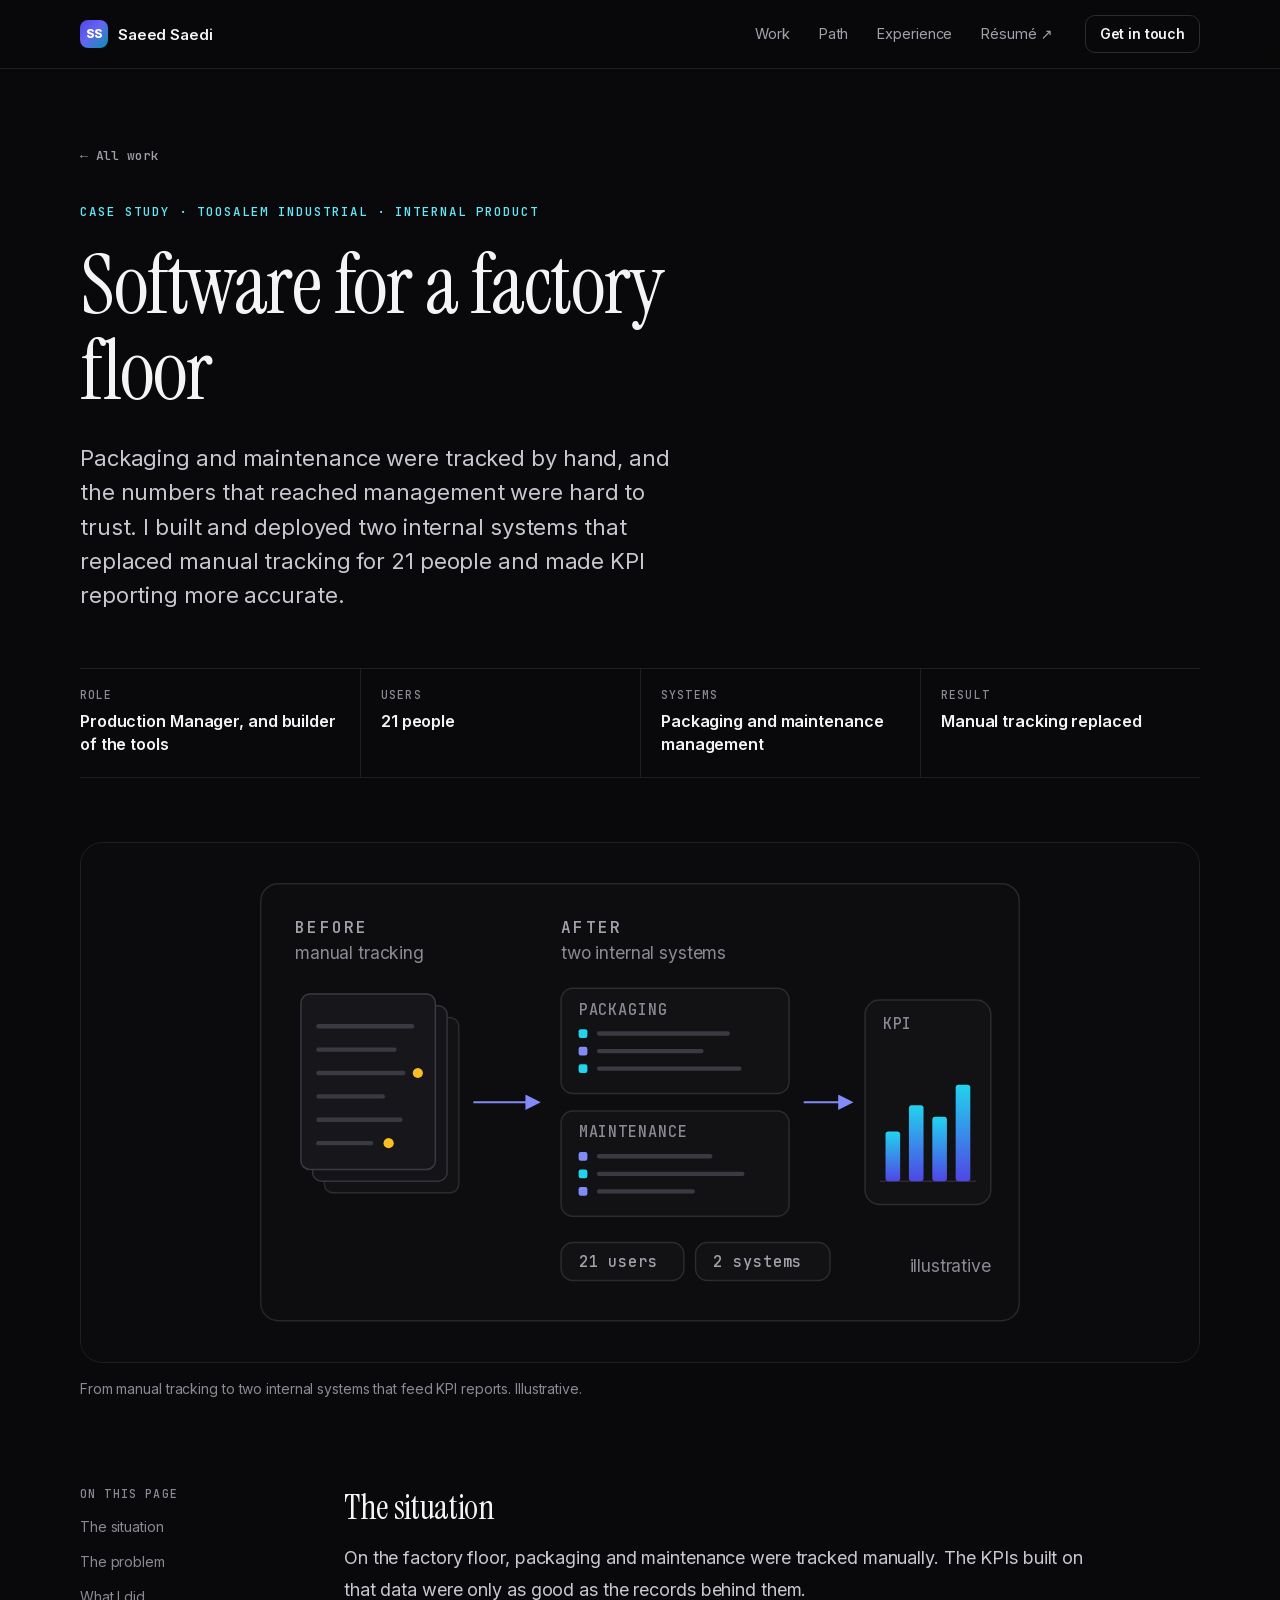
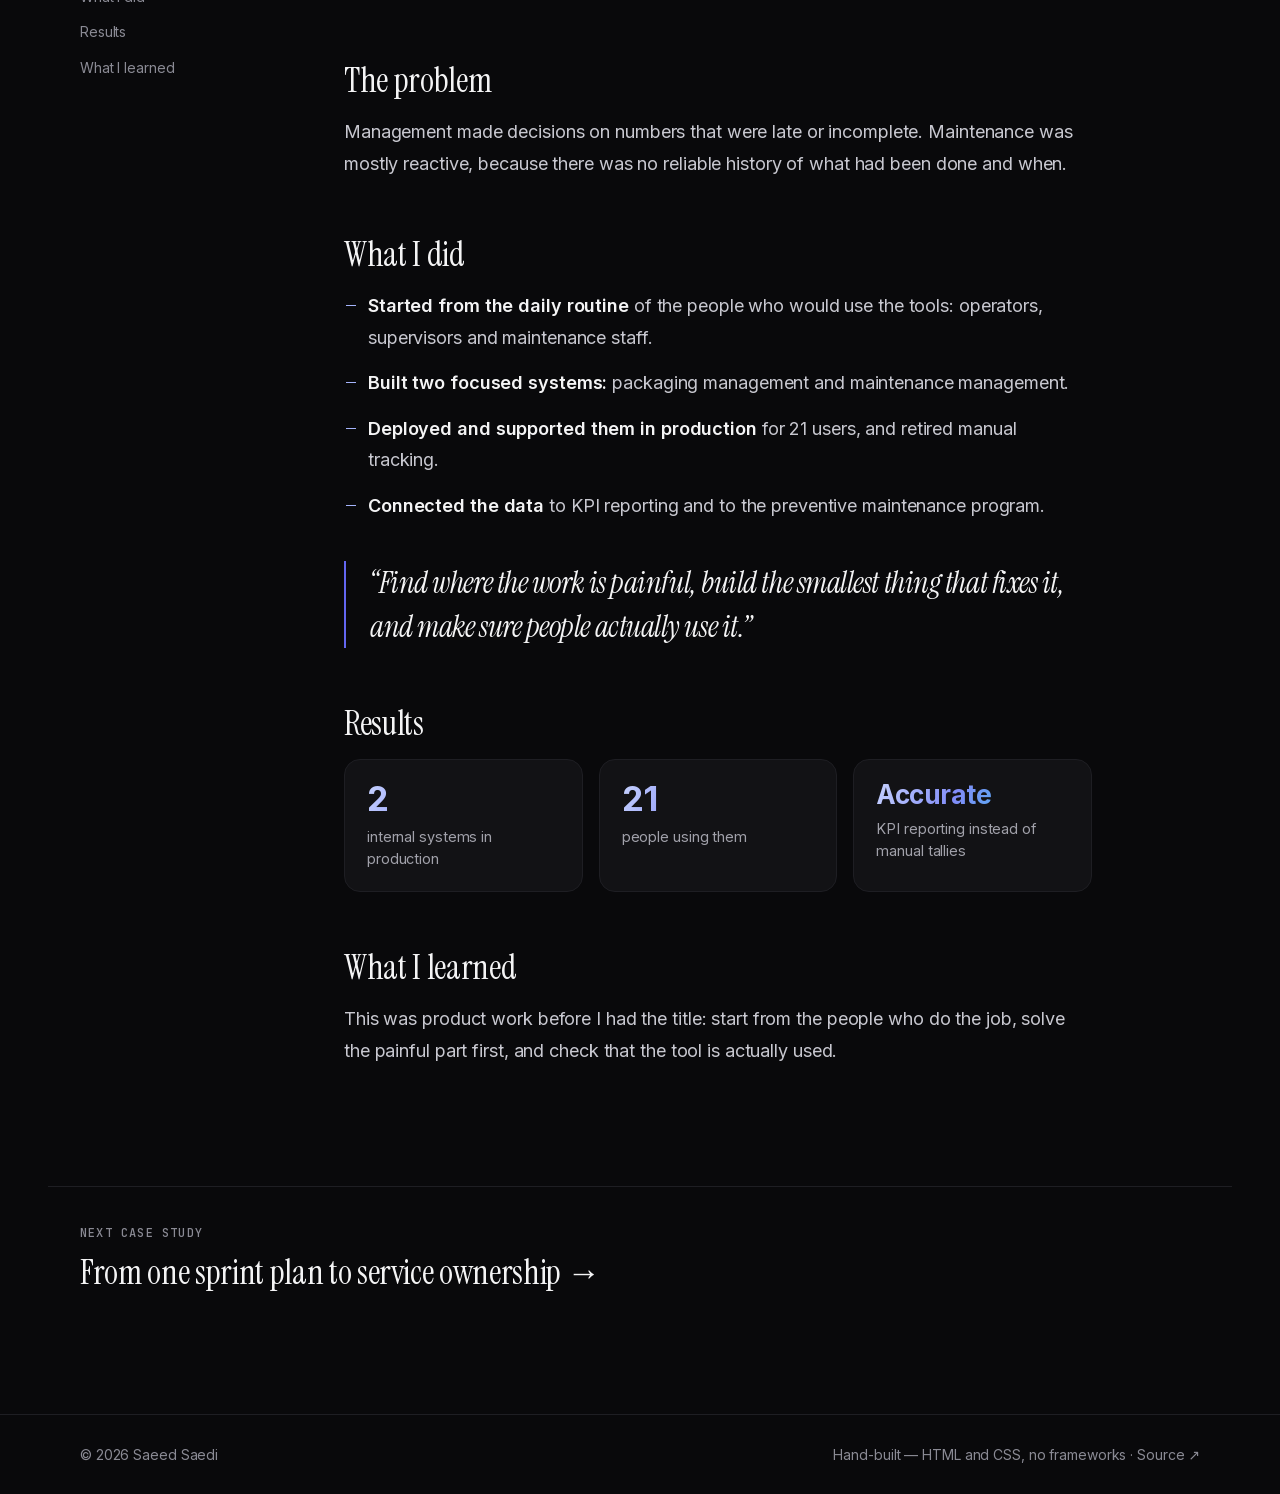
<file: work/factory-software.html>
<!DOCTYPE html>
<html lang="en" class="serif">
<head>
  <meta charset="UTF-8" />
  <meta name="viewport" content="width=device-width, initial-scale=1.0" />
  <title>Software for a factory floor — Saeed Saedi</title>
  <meta name="description" content="Production depended on manual tracking. I built two internal systems, for packaging and for maintenance, that 21 people used and that made our KPI reporting more accurate." />
  <link rel="canonical" href="https://saeedsaedi.github.io/work/factory-software.html" />
  <meta property="og:title" content="Software for a factory floor — Saeed Saedi" />
  <meta property="og:description" content="Production depended on manual tracking. I built two internal systems, for packaging and for maintenance, that 21 people used and that made our KPI reporting more accurate." />
  <meta property="og:image" content="https://saeedsaedi.github.io/assets/og-image.jpg" />
  <meta property="og:image:width" content="1200" />
  <meta property="og:image:height" content="630" />
  <meta property="og:url" content="https://saeedsaedi.github.io/work/factory-software.html" />
  <meta property="og:type" content="article" />
  <meta name="twitter:card" content="summary_large_image" />
  <link rel="icon" href="../favicon.ico" sizes="16x16 32x32 48x48" />
  <link rel="apple-touch-icon" href="../apple-touch-icon.png" />
  <script>document.documentElement.classList.add('js');</script>
  <link rel="preload" href="../assets/fonts/inter-latin.woff2" as="font" type="font/woff2" crossorigin />
  <link rel="preload" href="../assets/fonts/instrument-serif-regular.woff2" as="font" type="font/woff2" crossorigin />
  <link rel="stylesheet" href="../style.css" />
</head>
<body>

<header class="nav">
  <div class="wrap nav__inner">
    <a class="brand" href="../"><span class="brand__mark" aria-hidden="true">SS</span>Saeed Saedi</a>
    <nav class="nav__links" id="nav-links" aria-label="Primary">
      <a href="../#work">Work</a>
      <a href="../#path">Path</a>
      <a href="../#experience">Experience</a>
      <a href="../resume.html" target="_blank" rel="noopener">Résumé ↗</a>
    </nav>
    <a class="btn btn--ghost btn--sm" href="../#contact">Get in touch</a>
    <button class="nav__menu" type="button" aria-expanded="false" aria-controls="nav-links">Menu</button>
  </div>
</header>

<main class="cs">
  <article>
    <div class="wrap">
      <a class="cs__back" href="../#work">← All work</a>
      <p class="eyebrow">Case study · Toosalem Industrial · Internal product</p>
      <h1 class="cs__title">Software for a factory floor</h1>
      <p class="lead cs__lead">Packaging and maintenance were tracked by hand, and the numbers that reached management were hard to trust. I built and deployed two internal systems that replaced manual tracking for 21 people and made KPI reporting more accurate.</p>
      <dl class="glance">
        <div><dt>Role</dt><dd>Production Manager, and builder of the tools</dd></div>
        <div><dt>Users</dt><dd>21 people</dd></div>
        <div><dt>Systems</dt><dd>Packaging and maintenance management</dd></div>
        <div><dt>Result</dt><dd>Manual tracking replaced</dd></div>
      </dl>
    </div>

    <figure class="wrap cs__figure">
      <div class="frame">
        <svg viewBox="0 0 520 300" role="img" aria-label="Illustrative: manual tracking replaced by two internal systems, for packaging and maintenance, that feed KPI reports and are used by 21 people.">
  <defs>
    <marker id="arw-fac" viewBox="0 0 10 10" refX="8" refY="5" markerWidth="7" markerHeight="7" orient="auto-start-reverse"><path d="M0 0 L10 5 L0 10 z" fill="#818cf8"/></marker>
    <linearGradient id="facGrad" x1="0" y1="1" x2="0" y2="0"><stop offset="0" stop-color="#4f46e5"/><stop offset="1" stop-color="#22d3ee"/></linearGradient>
  </defs>
  <rect x="0.5" y="0.5" width="519" height="299" rx="12" fill="#0d0d10" stroke="#26262b"/>
  <text x="24" y="34" class="dg-label">BEFORE</text>
  <text x="24" y="52" class="dg-sub">manual tracking</text>
  <rect x="44" y="92" width="92" height="120" rx="6" fill="#121215" stroke="#2b2b31"/>
  <rect x="36" y="84" width="92" height="120" rx="6" fill="#141418" stroke="#34343c"/>
  <rect x="28" y="76" width="92" height="120" rx="6" fill="#17171b" stroke="#3a3a42"/>
  <g stroke="#3a3a42" stroke-width="3" stroke-linecap="round">
    <line x1="40" y1="98" x2="104" y2="98"/><line x1="40" y1="114" x2="92" y2="114"/><line x1="40" y1="130" x2="98" y2="130"/>
    <line x1="40" y1="146" x2="84" y2="146"/><line x1="40" y1="162" x2="96" y2="162"/><line x1="40" y1="178" x2="76" y2="178"/>
  </g>
  <g fill="#fbbf24"><circle cx="108" cy="130" r="3.5"/><circle cx="88" cy="178" r="3.5"/></g>
  <line x1="146" y1="150" x2="190" y2="150" stroke="#818cf8" stroke-width="1.5" marker-end="url(#arw-fac)"/>
  <text x="206" y="34" class="dg-label">AFTER</text>
  <text x="206" y="52" class="dg-sub">two internal systems</text>
  <rect x="206" y="72" width="156" height="72" rx="8" fill="#121215" stroke="#2b2b31"/>
  <text x="218" y="90" class="dg-small">PACKAGING</text>
  <rect x="218" y="100" width="6" height="6" rx="1.5" fill="#22d3ee"/><line x1="232" y1="103" x2="320" y2="103" stroke="#3a3a42" stroke-width="3" stroke-linecap="round"/><rect x="218" y="112" width="6" height="6" rx="1.5" fill="#818cf8"/><line x1="232" y1="115" x2="302" y2="115" stroke="#3a3a42" stroke-width="3" stroke-linecap="round"/><rect x="218" y="124" width="6" height="6" rx="1.5" fill="#22d3ee"/><line x1="232" y1="127" x2="328" y2="127" stroke="#3a3a42" stroke-width="3" stroke-linecap="round"/>
  <rect x="206" y="156" width="156" height="72" rx="8" fill="#121215" stroke="#2b2b31"/>
  <text x="218" y="174" class="dg-small">MAINTENANCE</text>
  <rect x="218" y="184" width="6" height="6" rx="1.5" fill="#818cf8"/><line x1="232" y1="187" x2="308" y2="187" stroke="#3a3a42" stroke-width="3" stroke-linecap="round"/><rect x="218" y="196" width="6" height="6" rx="1.5" fill="#22d3ee"/><line x1="232" y1="199" x2="330" y2="199" stroke="#3a3a42" stroke-width="3" stroke-linecap="round"/><rect x="218" y="208" width="6" height="6" rx="1.5" fill="#818cf8"/><line x1="232" y1="211" x2="296" y2="211" stroke="#3a3a42" stroke-width="3" stroke-linecap="round"/>
  <line x1="372" y1="150" x2="404" y2="150" stroke="#818cf8" stroke-width="1.5" marker-end="url(#arw-fac)"/>
  <rect x="414" y="80" width="86" height="140" rx="10" fill="#121215" stroke="#2b2b31"/>
  <text x="426" y="100" class="dg-small">KPI</text>
  <line x1="424" y1="204" x2="490" y2="204" stroke="#2b2b31"/>
  <g fill="url(#facGrad)"><rect x="428" y="170" width="10" height="34" rx="2"/><rect x="444" y="152" width="10" height="52" rx="2"/><rect x="460" y="160" width="10" height="44" rx="2"/><rect x="476" y="138" width="10" height="66" rx="2"/></g>
  <rect x="206" y="246" width="84" height="26" rx="8" fill="#121215" stroke="#2b2b31"/><text x="218" y="263" class="dg-small" style="fill:#a1a1aa">21 users</text>
  <rect x="298" y="246" width="92" height="26" rx="8" fill="#121215" stroke="#2b2b31"/><text x="310" y="263" class="dg-small" style="fill:#a1a1aa">2 systems</text>
  <text x="500" y="266" text-anchor="end" class="dg-sub" font-style="italic">illustrative</text>
</svg>
      </div>
      <figcaption>From manual tracking to two internal systems that feed KPI reports. Illustrative.</figcaption>
    </figure>

    <div class="wrap cs__body">
      <nav class="toc" aria-label="On this page">
        <b>On this page</b>
        <a href="#situation">The situation</a>
        <a href="#problem">The problem</a>
        <a href="#did">What I did</a>
        <a href="#results">Results</a>
        <a href="#learned">What I learned</a>
      </nav>
      <div class="prose">
        <h2 id="situation">The situation</h2>
        <p>On the factory floor, packaging and maintenance were tracked manually. The KPIs built on that data were only as good as the records behind them.</p>

        <h2 id="problem">The problem</h2>
        <p>Management made decisions on numbers that were late or incomplete. Maintenance was mostly reactive, because there was no reliable history of what had been done and when.</p>

        <h2 id="did">What I did</h2>
        <ul class="did">
          <li><strong>Started from the daily routine</strong> of the people who would use the tools: operators, supervisors and maintenance staff.</li>
          <li><strong>Built two focused systems:</strong> packaging management and maintenance management.</li>
          <li><strong>Deployed and supported them in production</strong> for 21 users, and retired manual tracking.</li>
          <li><strong>Connected the data</strong> to KPI reporting and to the preventive maintenance program.</li>
        </ul>
        <blockquote class="pull">“Find where the work is painful, build the smallest thing that fixes it, and make sure people actually use it.”</blockquote>

        <h2 id="results">Results</h2>
        <div class="results">
          <div><b>2</b><span>internal systems in production</span></div>
          <div><b>21</b><span>people using them</span></div>
          <div><b class="word">Accurate</b><span>KPI reporting instead of manual tallies</span></div>
        </div>

        <h2 id="learned">What I learned</h2>
        <p>This was product work before I had the title: start from the people who do the job, solve the painful part first, and check that the tool is actually used.</p>
      </div>
    </div>

    <nav class="wrap cs__next" aria-label="Next case study">
      <small>Next case study</small>
      <a href="service-ownership.html">From one sprint plan to service ownership →</a>
    </nav>
  </article>
</main>

<footer class="footer">
  <div class="wrap">
    <span>© <span id="year">2026</span> Saeed Saedi</span>
    <span>Hand-built — HTML and CSS, no frameworks · <a href="https://github.com/SaeedSaedi/saeedsaedi.github.io" target="_blank" rel="noopener">Source ↗</a></span>
  </div>
</footer>

<script src="../script.js" defer></script>
</body>
</html>
</file>
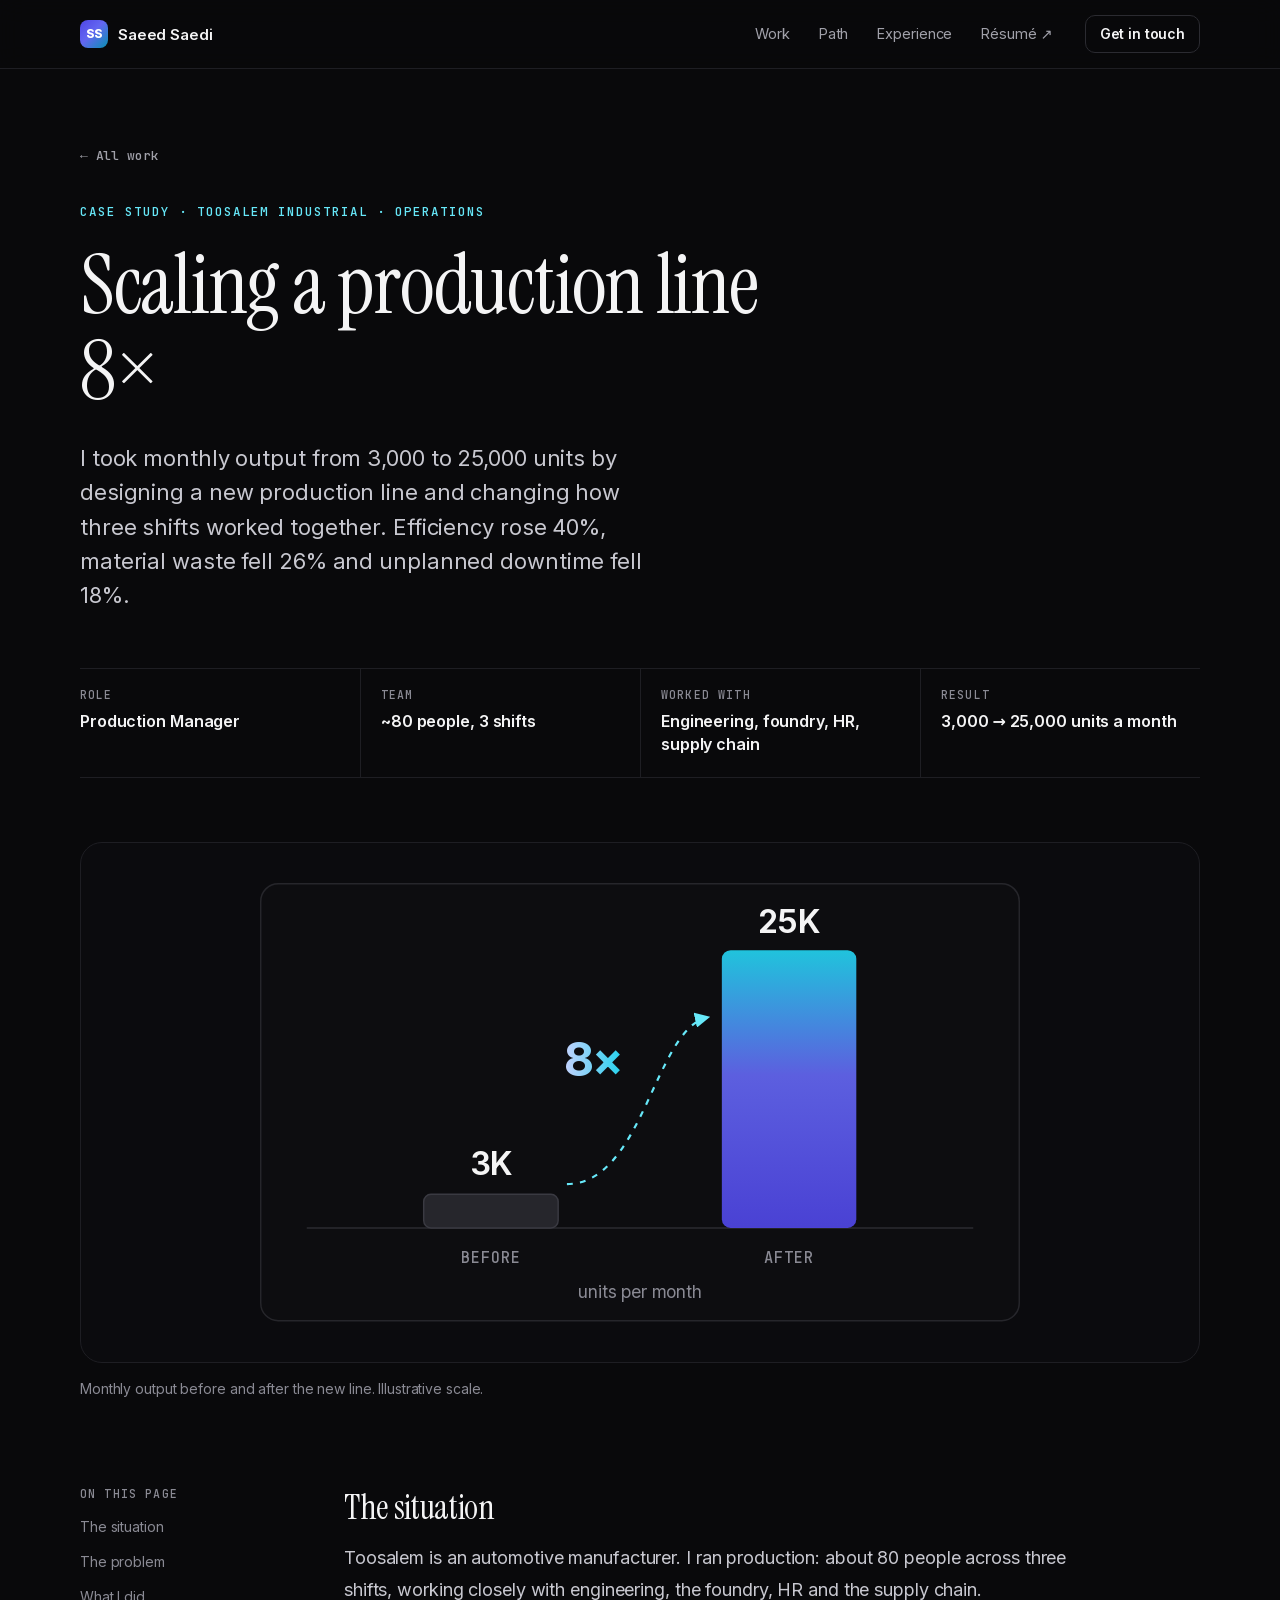
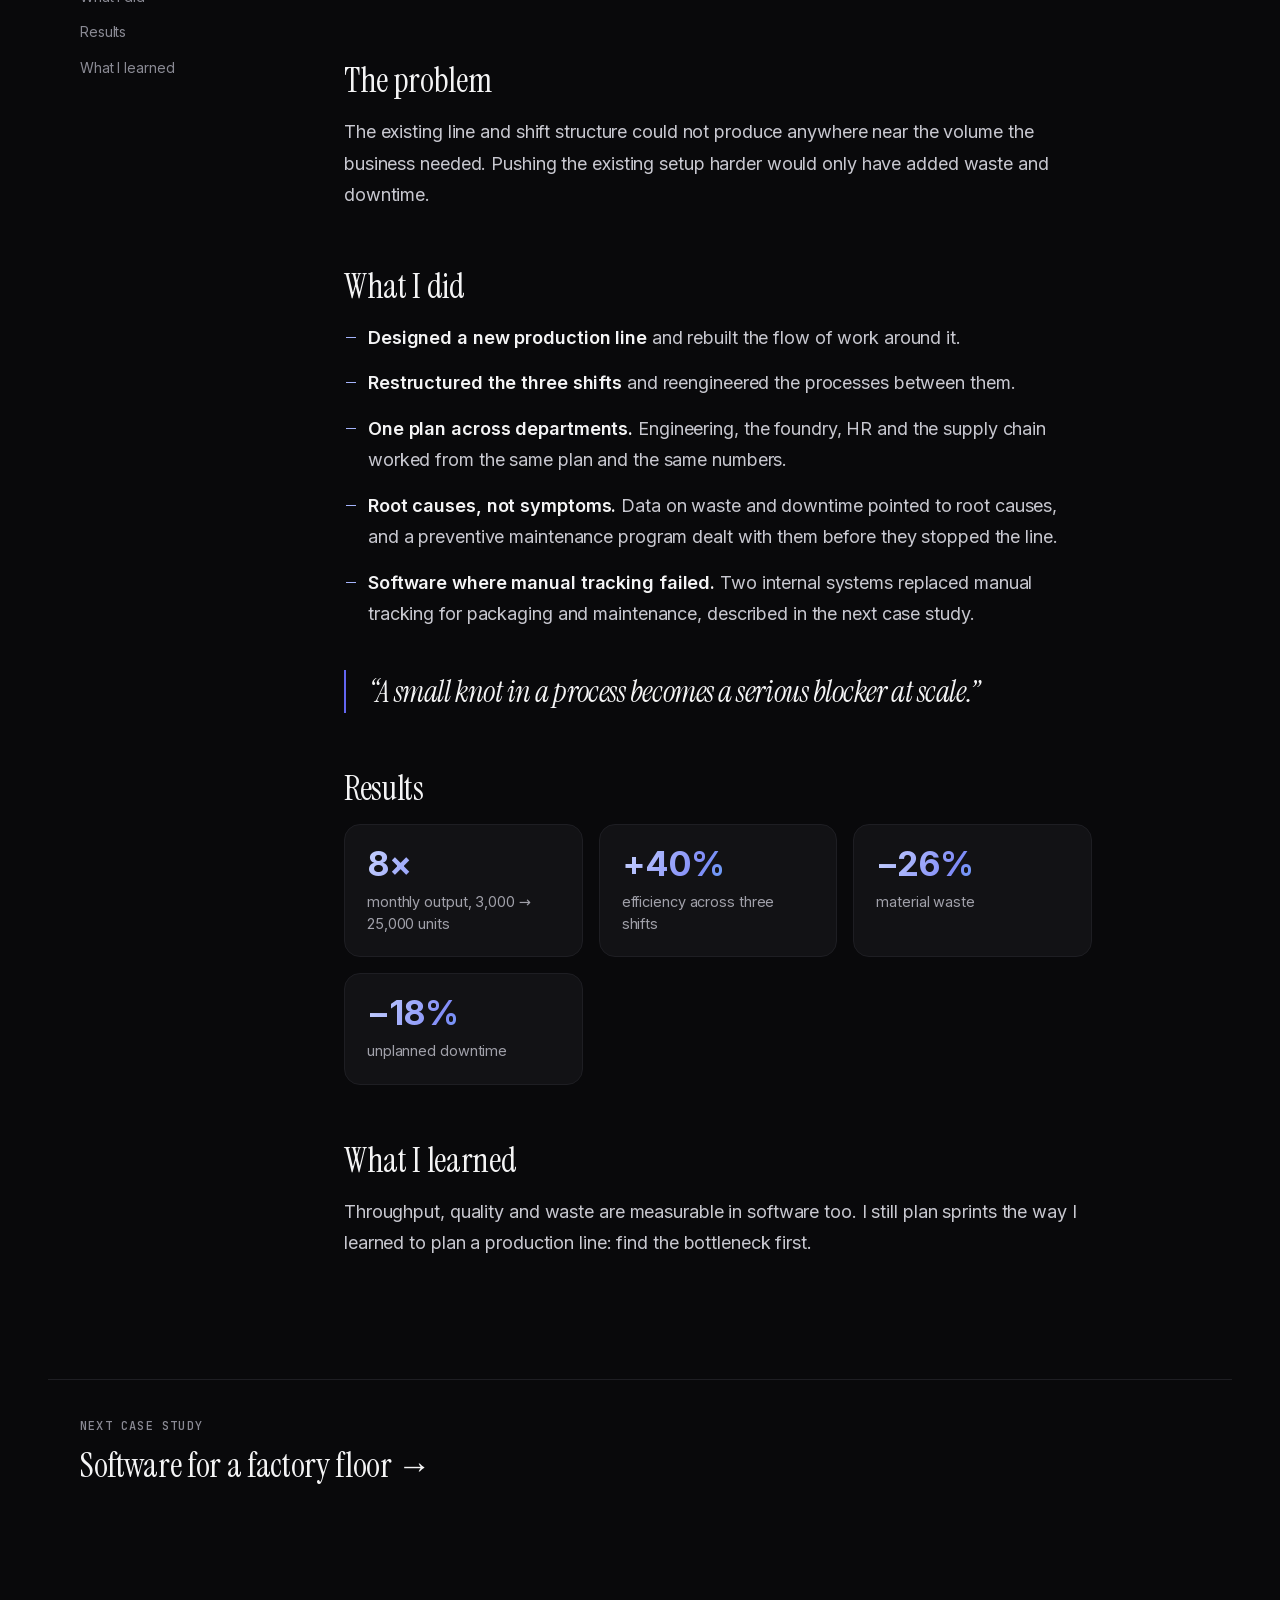
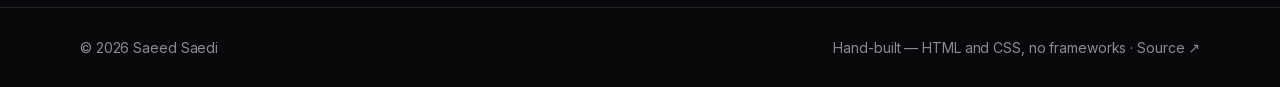
<file: work/production-line.html>
<!DOCTYPE html>
<html lang="en" class="serif">
<head>
  <meta charset="UTF-8" />
  <meta name="viewport" content="width=device-width, initial-scale=1.0" />
  <title>Scaling a production line 8× — Saeed Saedi</title>
  <meta name="description" content="Designed a new production line and restructured shift operations to take output from 3,000 to 25,000 units a month, with less waste and less downtime." />
  <link rel="canonical" href="https://saeedsaedi.github.io/work/production-line.html" />
  <meta property="og:title" content="Scaling a production line 8× — Saeed Saedi" />
  <meta property="og:description" content="Designed a new production line and restructured shift operations to take output from 3,000 to 25,000 units a month, with less waste and less downtime." />
  <meta property="og:image" content="https://saeedsaedi.github.io/assets/og-image.jpg" />
  <meta property="og:image:width" content="1200" />
  <meta property="og:image:height" content="630" />
  <meta property="og:url" content="https://saeedsaedi.github.io/work/production-line.html" />
  <meta property="og:type" content="article" />
  <meta name="twitter:card" content="summary_large_image" />
  <link rel="icon" href="../favicon.ico" sizes="16x16 32x32 48x48" />
  <link rel="apple-touch-icon" href="../apple-touch-icon.png" />
  <script>document.documentElement.classList.add('js');</script>
  <link rel="preload" href="../assets/fonts/inter-latin.woff2" as="font" type="font/woff2" crossorigin />
  <link rel="preload" href="../assets/fonts/instrument-serif-regular.woff2" as="font" type="font/woff2" crossorigin />
  <link rel="stylesheet" href="../style.css" />
</head>
<body>

<header class="nav">
  <div class="wrap nav__inner">
    <a class="brand" href="../"><span class="brand__mark" aria-hidden="true">SS</span>Saeed Saedi</a>
    <nav class="nav__links" id="nav-links" aria-label="Primary">
      <a href="../#work">Work</a>
      <a href="../#path">Path</a>
      <a href="../#experience">Experience</a>
      <a href="../resume.html" target="_blank" rel="noopener">Résumé ↗</a>
    </nav>
    <a class="btn btn--ghost btn--sm" href="../#contact">Get in touch</a>
    <button class="nav__menu" type="button" aria-expanded="false" aria-controls="nav-links">Menu</button>
  </div>
</header>

<main class="cs">
  <article>
    <div class="wrap">
      <a class="cs__back" href="../#work">← All work</a>
      <p class="eyebrow">Case study · Toosalem Industrial · Operations</p>
      <h1 class="cs__title">Scaling a production line 8×</h1>
      <p class="lead cs__lead">I took monthly output from 3,000 to 25,000 units by designing a new production line and changing how three shifts worked together. Efficiency rose 40%, material waste fell 26% and unplanned downtime fell 18%.</p>
      <dl class="glance">
        <div><dt>Role</dt><dd>Production Manager</dd></div>
        <div><dt>Team</dt><dd>~80 people, 3 shifts</dd></div>
        <div><dt>Worked with</dt><dd>Engineering, foundry, HR, supply chain</dd></div>
        <div><dt>Result</dt><dd>3,000 → 25,000 units a month</dd></div>
      </dl>
    </div>

    <figure class="wrap cs__figure">
      <div class="frame">
        <svg viewBox="0 0 520 300" role="img" aria-label="Monthly output grew from 3,000 to 25,000 units, an eightfold increase.">
  <defs>
    <linearGradient id="barGrad" x1="0" y1="1" x2="0" y2="0"><stop offset="0" stop-color="#4f46e5"/><stop offset=".55" stop-color="#6366f1"/><stop offset="1" stop-color="#22d3ee"/></linearGradient>
    <linearGradient id="txtGrad" x1="0" y1="0" x2="1" y2="0"><stop offset="0" stop-color="#c7d2fe"/><stop offset="1" stop-color="#22d3ee"/></linearGradient>
    <marker id="arw-out" viewBox="0 0 10 10" refX="8" refY="5" markerWidth="7" markerHeight="7" orient="auto-start-reverse"><path d="M0 0 L10 5 L0 10 z" fill="#67e8f9"/></marker>
  </defs>
  <rect x="0.5" y="0.5" width="519" height="299" rx="12" fill="#0d0d10" stroke="#26262b"/>
  <line x1="32" y1="236" x2="488" y2="236" stroke="#2b2b31"/>
  <rect x="112" y="213" width="92" height="23" rx="5" fill="#26262c" stroke="#3a3a42"/>
  <rect x="316" y="46" width="92" height="190" rx="6" fill="url(#barGrad)" opacity=".92"/>
  <text x="158" y="200" text-anchor="middle" class="dg-num">3K</text>
  <text x="362" y="34" text-anchor="middle" class="dg-num">25K</text>
  <path d="M210 206 C262 206 270 100 306 92" fill="none" stroke="#67e8f9" stroke-width="1.5" stroke-dasharray="4 5" marker-end="url(#arw-out)"/>
  <text x="228" y="132" text-anchor="middle" class="dg-big" fill="url(#txtGrad)">8×</text>
  <text x="158" y="260" text-anchor="middle" class="dg-small">BEFORE</text>
  <text x="362" y="260" text-anchor="middle" class="dg-small">AFTER</text>
  <text x="260" y="284" text-anchor="middle" class="dg-sub">units per month</text>
</svg>
      </div>
      <figcaption>Monthly output before and after the new line. Illustrative scale.</figcaption>
    </figure>

    <div class="wrap cs__body">
      <nav class="toc" aria-label="On this page">
        <b>On this page</b>
        <a href="#situation">The situation</a>
        <a href="#problem">The problem</a>
        <a href="#did">What I did</a>
        <a href="#results">Results</a>
        <a href="#learned">What I learned</a>
      </nav>
      <div class="prose">
        <h2 id="situation">The situation</h2>
        <p>Toosalem is an automotive manufacturer. I ran production: about 80 people across three shifts, working closely with engineering, the foundry, HR and the supply chain.</p>

        <h2 id="problem">The problem</h2>
        <p>The existing line and shift structure could not produce anywhere near the volume the business needed. Pushing the existing setup harder would only have added waste and downtime.</p>

        <h2 id="did">What I did</h2>
        <ul class="did">
          <li><strong>Designed a new production line</strong> and rebuilt the flow of work around it.</li>
          <li><strong>Restructured the three shifts</strong> and reengineered the processes between them.</li>
          <li><strong>One plan across departments.</strong> Engineering, the foundry, HR and the supply chain worked from the same plan and the same numbers.</li>
          <li><strong>Root causes, not symptoms.</strong> Data on waste and downtime pointed to root causes, and a preventive maintenance program dealt with them before they stopped the line.</li>
          <li><strong>Software where manual tracking failed.</strong> Two internal systems replaced manual tracking for packaging and maintenance, described in the next case study.</li>
        </ul>
        <blockquote class="pull">“A small knot in a process becomes a serious blocker at scale.”</blockquote>

        <h2 id="results">Results</h2>
        <div class="results">
          <div><b>8×</b><span>monthly output, 3,000 → 25,000 units</span></div>
          <div><b>+40%</b><span>efficiency across three shifts</span></div>
          <div><b>−26%</b><span>material waste</span></div>
          <div><b>−18%</b><span>unplanned downtime</span></div>
        </div>

        <h2 id="learned">What I learned</h2>
        <p>Throughput, quality and waste are measurable in software too. I still plan sprints the way I learned to plan a production line: find the bottleneck first.</p>
      </div>
    </div>

    <nav class="wrap cs__next" aria-label="Next case study">
      <small>Next case study</small>
      <a href="factory-software.html">Software for a factory floor →</a>
    </nav>
  </article>
</main>

<footer class="footer">
  <div class="wrap">
    <span>© <span id="year">2026</span> Saeed Saedi</span>
    <span>Hand-built — HTML and CSS, no frameworks · <a href="https://github.com/SaeedSaedi/saeedsaedi.github.io" target="_blank" rel="noopener">Source ↗</a></span>
  </div>
</footer>

<script src="../script.js" defer></script>
</body>
</html>
</file>
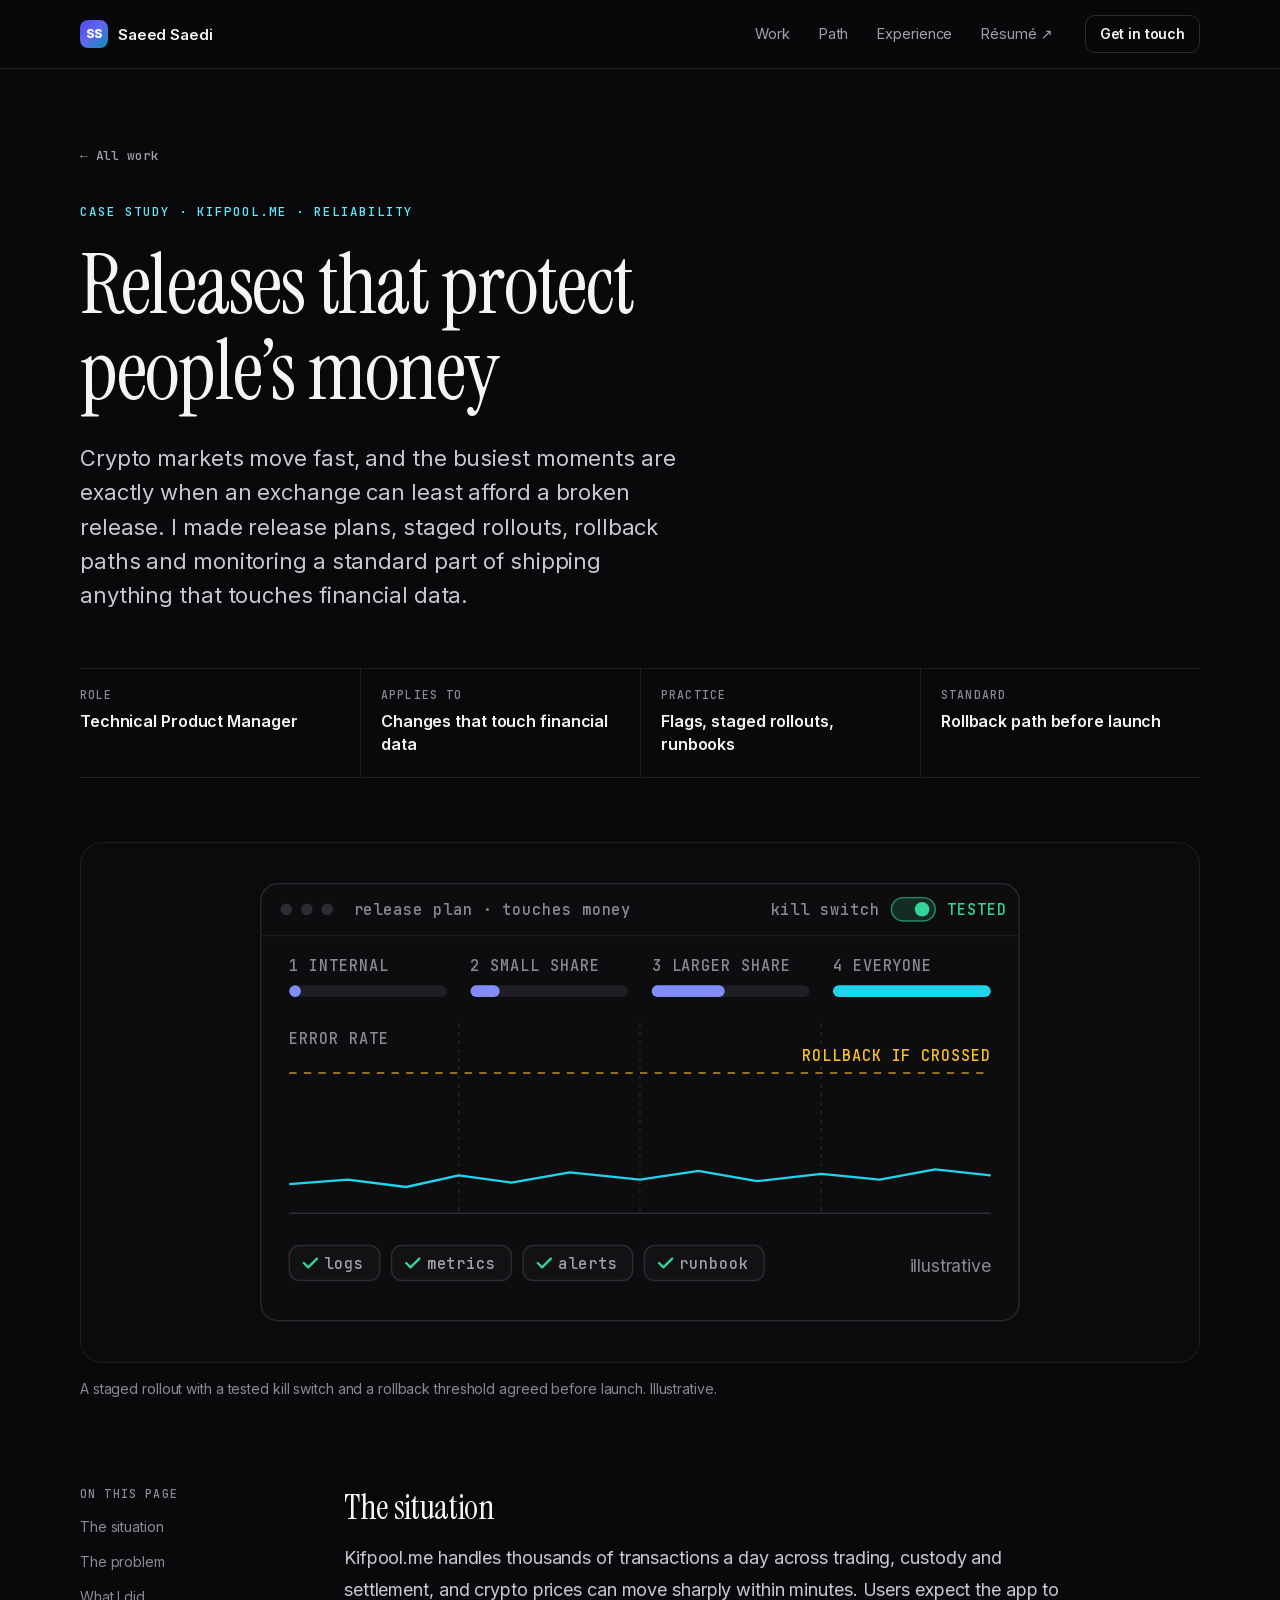
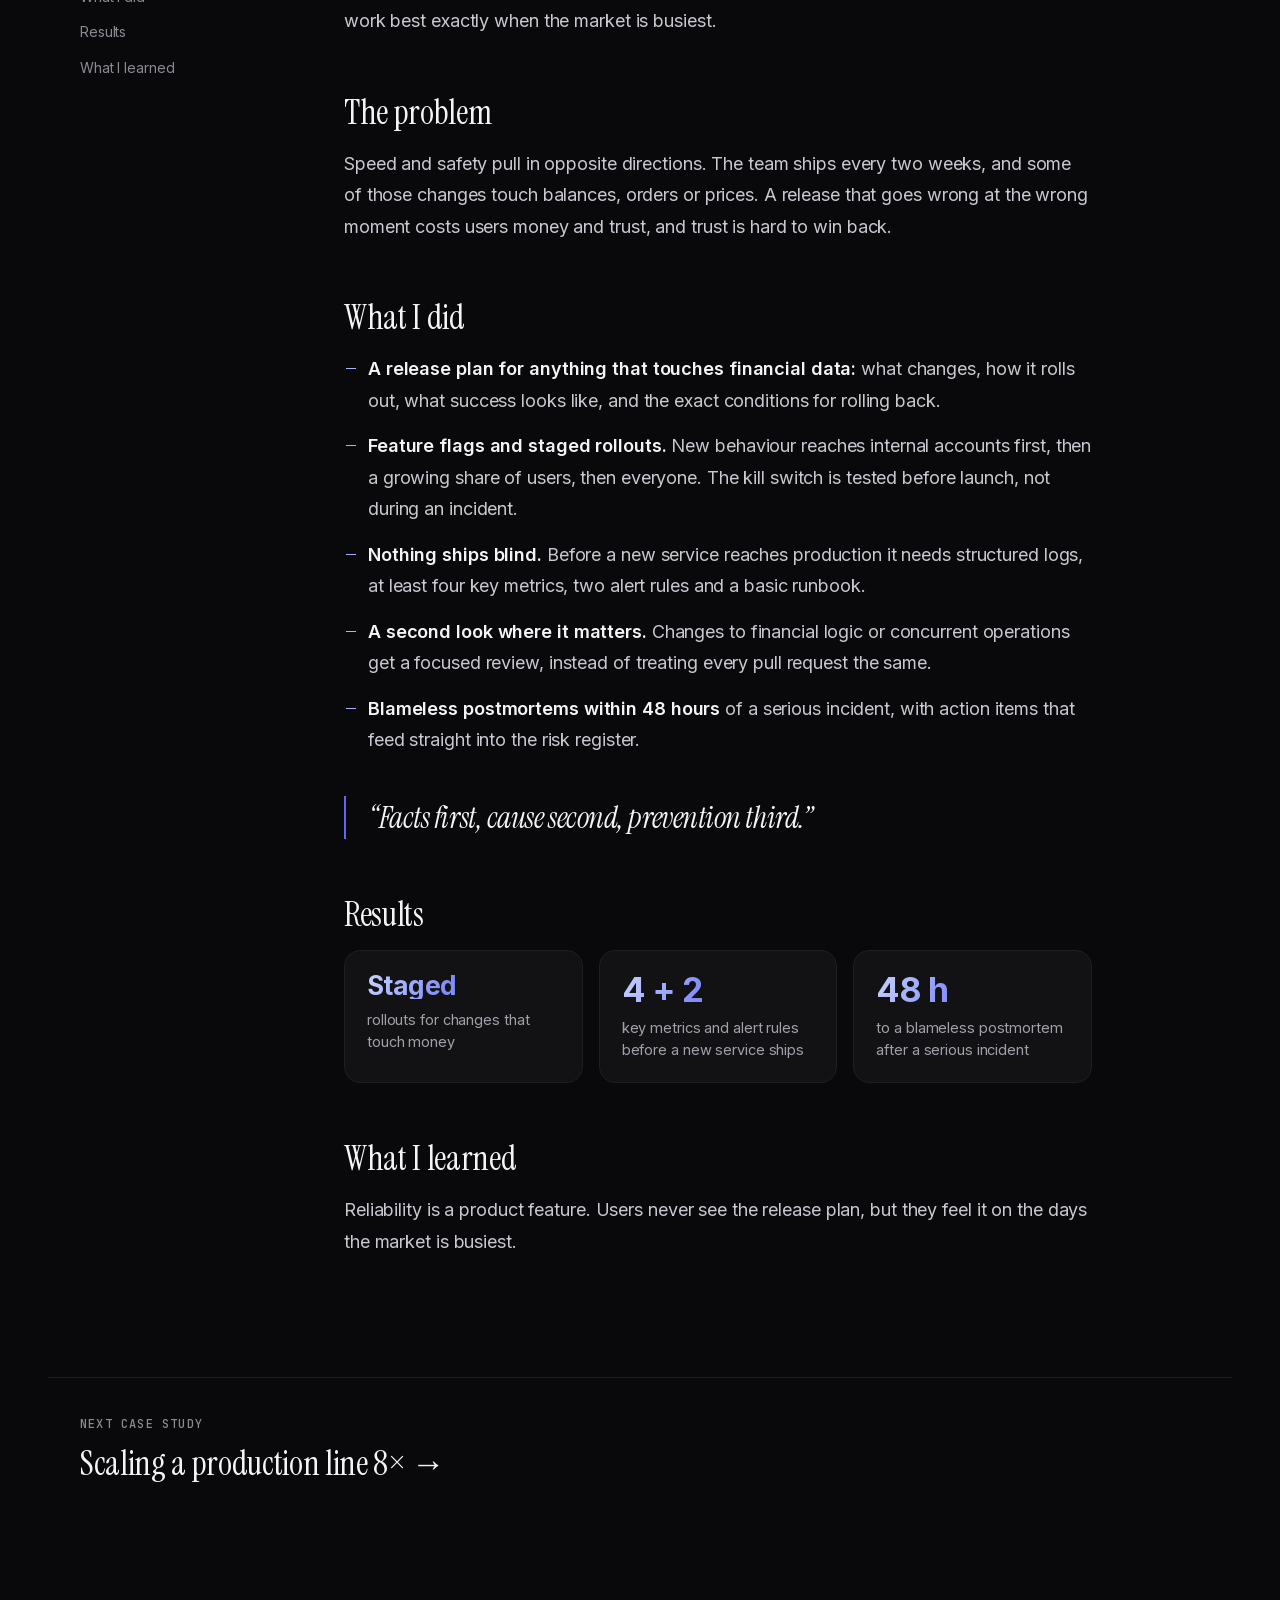
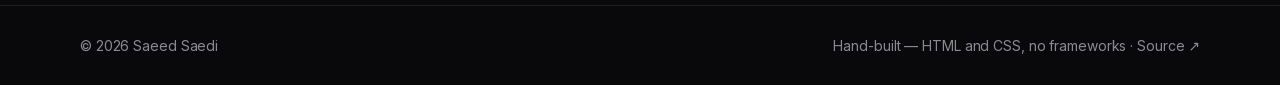
<file: work/safe-releases.html>
<!DOCTYPE html>
<html lang="en" class="serif">
<head>
  <meta charset="UTF-8" />
  <meta name="viewport" content="width=device-width, initial-scale=1.0" />
  <title>Releases that protect people’s money — Saeed Saedi</title>
  <meta name="description" content="On an exchange, a bad release can touch people’s money. I made rollout plans, rollback paths and monitoring a standard part of shipping anything that touches financial data." />
  <link rel="canonical" href="https://saeedsaedi.github.io/work/safe-releases.html" />
  <meta property="og:title" content="Releases that protect people’s money — Saeed Saedi" />
  <meta property="og:description" content="On an exchange, a bad release can touch people’s money. I made rollout plans, rollback paths and monitoring a standard part of shipping anything that touches financial data." />
  <meta property="og:image" content="https://saeedsaedi.github.io/assets/og-image.jpg" />
  <meta property="og:image:width" content="1200" />
  <meta property="og:image:height" content="630" />
  <meta property="og:url" content="https://saeedsaedi.github.io/work/safe-releases.html" />
  <meta property="og:type" content="article" />
  <meta name="twitter:card" content="summary_large_image" />
  <link rel="icon" href="../favicon.ico" sizes="16x16 32x32 48x48" />
  <link rel="apple-touch-icon" href="../apple-touch-icon.png" />
  <script>document.documentElement.classList.add('js');</script>
  <link rel="preload" href="../assets/fonts/inter-latin.woff2" as="font" type="font/woff2" crossorigin />
  <link rel="preload" href="../assets/fonts/instrument-serif-regular.woff2" as="font" type="font/woff2" crossorigin />
  <link rel="stylesheet" href="../style.css" />
</head>
<body>

<header class="nav">
  <div class="wrap nav__inner">
    <a class="brand" href="../"><span class="brand__mark" aria-hidden="true">SS</span>Saeed Saedi</a>
    <nav class="nav__links" id="nav-links" aria-label="Primary">
      <a href="../#work">Work</a>
      <a href="../#path">Path</a>
      <a href="../#experience">Experience</a>
      <a href="../resume.html" target="_blank" rel="noopener">Résumé ↗</a>
    </nav>
    <a class="btn btn--ghost btn--sm" href="../#contact">Get in touch</a>
    <button class="nav__menu" type="button" aria-expanded="false" aria-controls="nav-links">Menu</button>
  </div>
</header>

<main class="cs">
  <article>
    <div class="wrap">
      <a class="cs__back" href="../#work">← All work</a>
      <p class="eyebrow">Case study · Kifpool.me · Reliability</p>
      <h1 class="cs__title">Releases that protect people’s money</h1>
      <p class="lead cs__lead">Crypto markets move fast, and the busiest moments are exactly when an exchange can least afford a broken release. I made release plans, staged rollouts, rollback paths and monitoring a standard part of shipping anything that touches financial data.</p>
      <dl class="glance">
        <div><dt>Role</dt><dd>Technical Product Manager</dd></div>
        <div><dt>Applies to</dt><dd>Changes that touch financial data</dd></div>
        <div><dt>Practice</dt><dd>Flags, staged rollouts, runbooks</dd></div>
        <div><dt>Standard</dt><dd>Rollback path before launch</dd></div>
      </dl>
    </div>

    <figure class="wrap cs__figure">
      <div class="frame">
        <svg viewBox="0 0 520 300" role="img" aria-label="Illustrative staged rollout: internal accounts first, then a small share of users, a larger share and everyone, with a tested kill switch and a rollback threshold set before launch.">
  <rect x="0.5" y="0.5" width="519" height="299" rx="12" fill="#0d0d10" stroke="#26262b"/>
  <g fill="#2c2c33"><circle cx="18" cy="18" r="4"/><circle cx="32" cy="18" r="4"/><circle cx="46" cy="18" r="4"/></g>
  <text x="64" y="22" class="dg-small">release plan · touches money</text>
  <text x="424" y="22" text-anchor="end" class="dg-small">kill switch</text>
  <rect x="432" y="10" width="30" height="16" rx="8" fill="rgba(52,211,153,.16)" stroke="rgba(52,211,153,.6)"/>
  <circle cx="453" cy="18" r="5" fill="#34d399"/>
  <text x="470" y="22" class="dg-small" style="fill:#34d399">TESTED</text>
  <line x1="0.5" y1="36" x2="519.5" y2="36" stroke="#1e1e23"/>
  <text x="20" y="60" class="dg-small">1 INTERNAL</text><text x="144" y="60" class="dg-small">2 SMALL SHARE</text>
  <text x="268" y="60" class="dg-small">3 LARGER SHARE</text><text x="392" y="60" class="dg-small">4 EVERYONE</text>
  <g fill="#1e1e23"><rect x="20" y="70" width="108" height="8" rx="4"/><rect x="144" y="70" width="108" height="8" rx="4"/><rect x="268" y="70" width="108" height="8" rx="4"/><rect x="392" y="70" width="108" height="8" rx="4"/></g>
  <rect x="20" y="70" width="8" height="8" rx="4" fill="#818cf8"/><rect x="144" y="70" width="20" height="8" rx="4" fill="#818cf8"/>
  <rect x="268" y="70" width="50" height="8" rx="4" fill="#818cf8"/><rect x="392" y="70" width="108" height="8" rx="4" fill="#22d3ee"/>
  <text x="20" y="110" class="dg-small">ERROR RATE</text>
  <text x="500" y="122" text-anchor="end" class="dg-small" style="fill:#fbbf24">ROLLBACK IF CROSSED</text>
  <line x1="20" y1="130" x2="500" y2="130" stroke="#fbbf24" stroke-dasharray="5 5" opacity=".75"/>
  <g stroke="#26262c" stroke-dasharray="2 4"><line x1="136" y1="96" x2="136" y2="226"/><line x1="260" y1="96" x2="260" y2="226"/><line x1="384" y1="96" x2="384" y2="226"/></g>
  <line x1="20" y1="226" x2="500" y2="226" stroke="#2b2b31"/>
  <polyline points="20,206 60,203 100,208 136,200 172,205 212,198 260,203 300,197 340,204 384,199 424,203 462,196 500,200" fill="none" stroke="#22d3ee" stroke-width="1.6" stroke-linejoin="round"/>
  <rect x="20" y="248" width="62" height="24" rx="7" fill="#121215" stroke="#2b2b31"/><path d="M30 260 l3 3 l6 -6" fill="none" stroke="#34d399" stroke-width="1.6" stroke-linecap="round" stroke-linejoin="round"/><text x="44" y="264" class="dg-small" style="fill:#a1a1aa">logs</text><rect x="90" y="248" width="82" height="24" rx="7" fill="#121215" stroke="#2b2b31"/><path d="M100 260 l3 3 l6 -6" fill="none" stroke="#34d399" stroke-width="1.6" stroke-linecap="round" stroke-linejoin="round"/><text x="114" y="264" class="dg-small" style="fill:#a1a1aa">metrics</text><rect x="180" y="248" width="75" height="24" rx="7" fill="#121215" stroke="#2b2b31"/><path d="M190 260 l3 3 l6 -6" fill="none" stroke="#34d399" stroke-width="1.6" stroke-linecap="round" stroke-linejoin="round"/><text x="204" y="264" class="dg-small" style="fill:#a1a1aa">alerts</text><rect x="263" y="248" width="82" height="24" rx="7" fill="#121215" stroke="#2b2b31"/><path d="M273 260 l3 3 l6 -6" fill="none" stroke="#34d399" stroke-width="1.6" stroke-linecap="round" stroke-linejoin="round"/><text x="287" y="264" class="dg-small" style="fill:#a1a1aa">runbook</text>
  <text x="500" y="266" text-anchor="end" class="dg-sub" font-style="italic">illustrative</text>
</svg>
      </div>
      <figcaption>A staged rollout with a tested kill switch and a rollback threshold agreed before launch. Illustrative.</figcaption>
    </figure>

    <div class="wrap cs__body">
      <nav class="toc" aria-label="On this page">
        <b>On this page</b>
        <a href="#situation">The situation</a>
        <a href="#problem">The problem</a>
        <a href="#did">What I did</a>
        <a href="#results">Results</a>
        <a href="#learned">What I learned</a>
      </nav>
      <div class="prose">
        <h2 id="situation">The situation</h2>
        <p>Kifpool.me handles thousands of transactions a day across trading, custody and settlement, and crypto prices can move sharply within minutes. Users expect the app to work best exactly when the market is busiest.</p>

        <h2 id="problem">The problem</h2>
        <p>Speed and safety pull in opposite directions. The team ships every two weeks, and some of those changes touch balances, orders or prices. A release that goes wrong at the wrong moment costs users money and trust, and trust is hard to win back.</p>

        <h2 id="did">What I did</h2>
        <ul class="did">
          <li><strong>A release plan for anything that touches financial data:</strong> what changes, how it rolls out, what success looks like, and the exact conditions for rolling back.</li>
          <li><strong>Feature flags and staged rollouts.</strong> New behaviour reaches internal accounts first, then a growing share of users, then everyone. The kill switch is tested before launch, not during an incident.</li>
          <li><strong>Nothing ships blind.</strong> Before a new service reaches production it needs structured logs, at least four key metrics, two alert rules and a basic runbook.</li>
          <li><strong>A second look where it matters.</strong> Changes to financial logic or concurrent operations get a focused review, instead of treating every pull request the same.</li>
          <li><strong>Blameless postmortems within 48 hours</strong> of a serious incident, with action items that feed straight into the risk register.</li>
        </ul>
        <blockquote class="pull">“Facts first, cause second, prevention third.”</blockquote>

        <h2 id="results">Results</h2>
        <div class="results">
          <div><b class="word">Staged</b><span>rollouts for changes that touch money</span></div>
          <div><b>4 + 2</b><span>key metrics and alert rules before a new service ships</span></div>
          <div><b>48 h</b><span>to a blameless postmortem after a serious incident</span></div>
        </div>

        <h2 id="learned">What I learned</h2>
        <p>Reliability is a product feature. Users never see the release plan, but they feel it on the days the market is busiest.</p>
      </div>
    </div>

    <nav class="wrap cs__next" aria-label="Next case study">
      <small>Next case study</small>
      <a href="production-line.html">Scaling a production line 8× →</a>
    </nav>
  </article>
</main>

<footer class="footer">
  <div class="wrap">
    <span>© <span id="year">2026</span> Saeed Saedi</span>
    <span>Hand-built — HTML and CSS, no frameworks · <a href="https://github.com/SaeedSaedi/saeedsaedi.github.io" target="_blank" rel="noopener">Source ↗</a></span>
  </div>
</footer>

<script src="../script.js" defer></script>
</body>
</html>
</file>
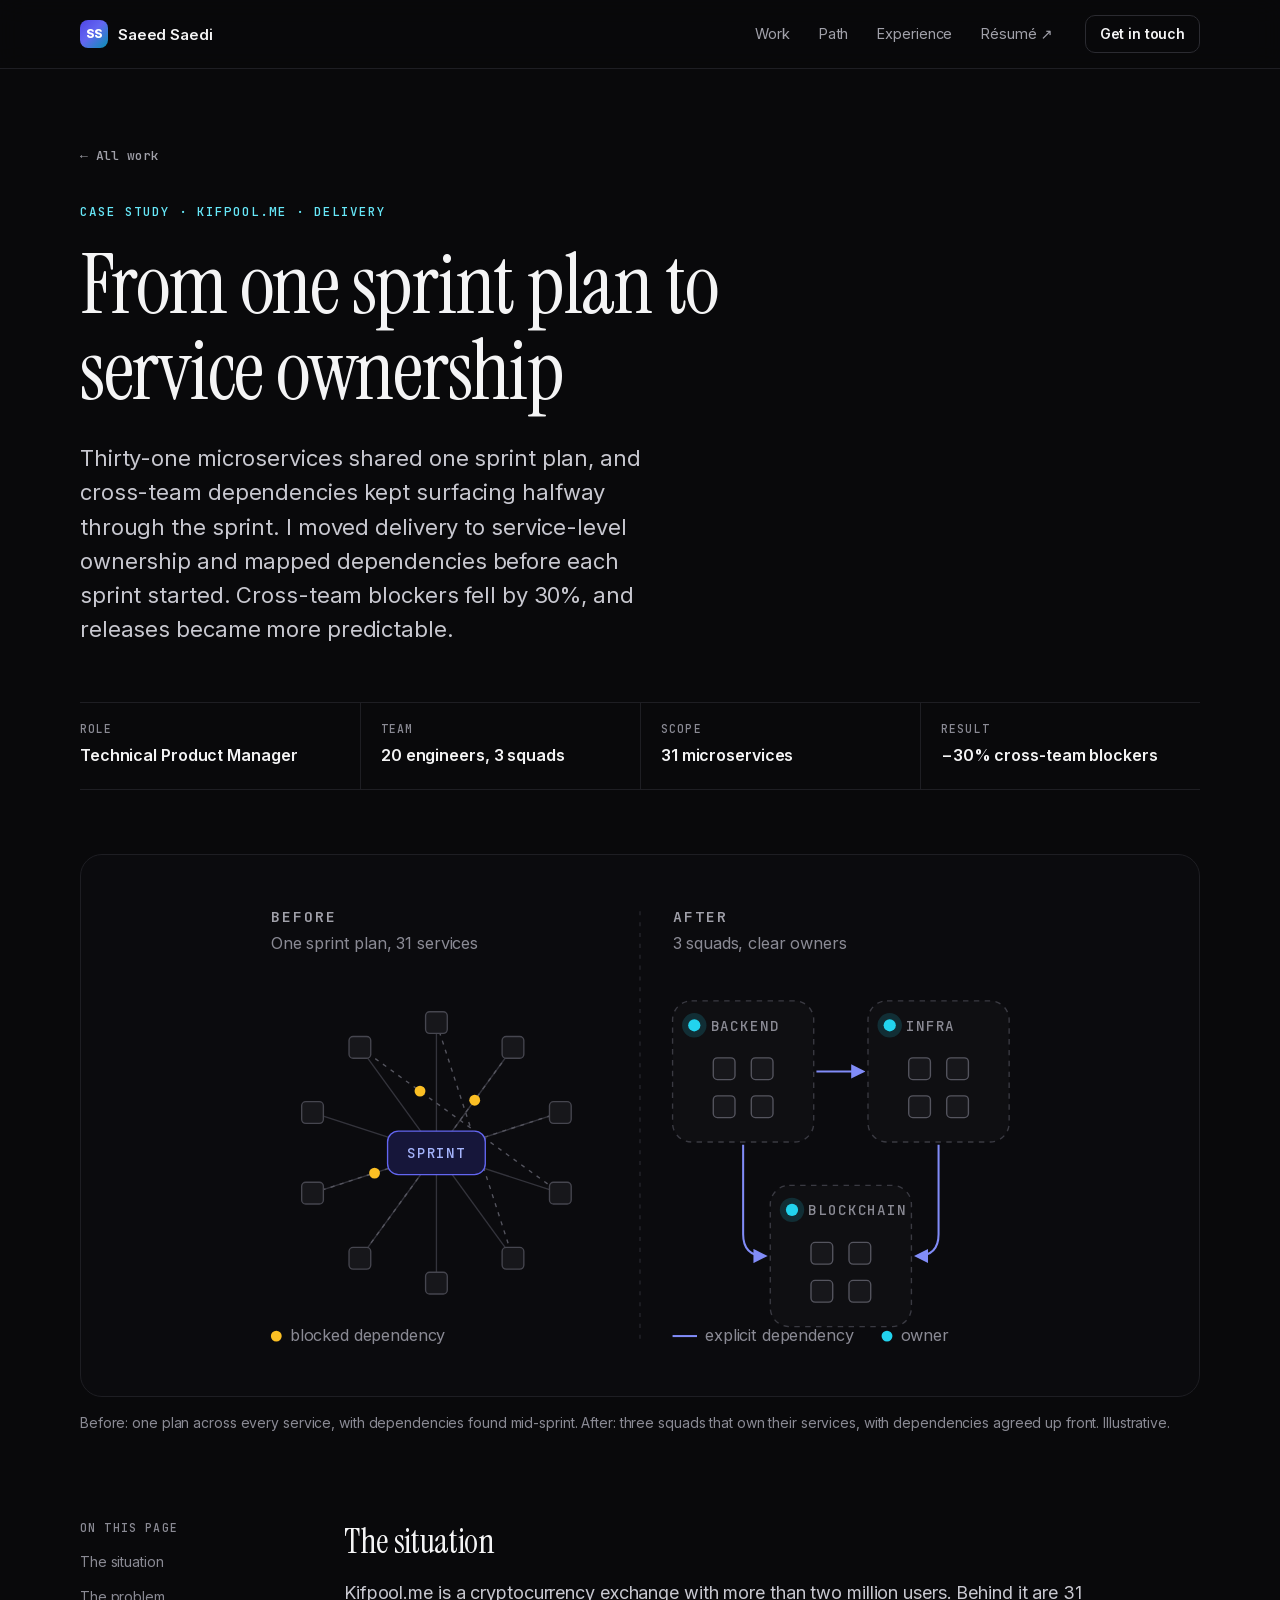
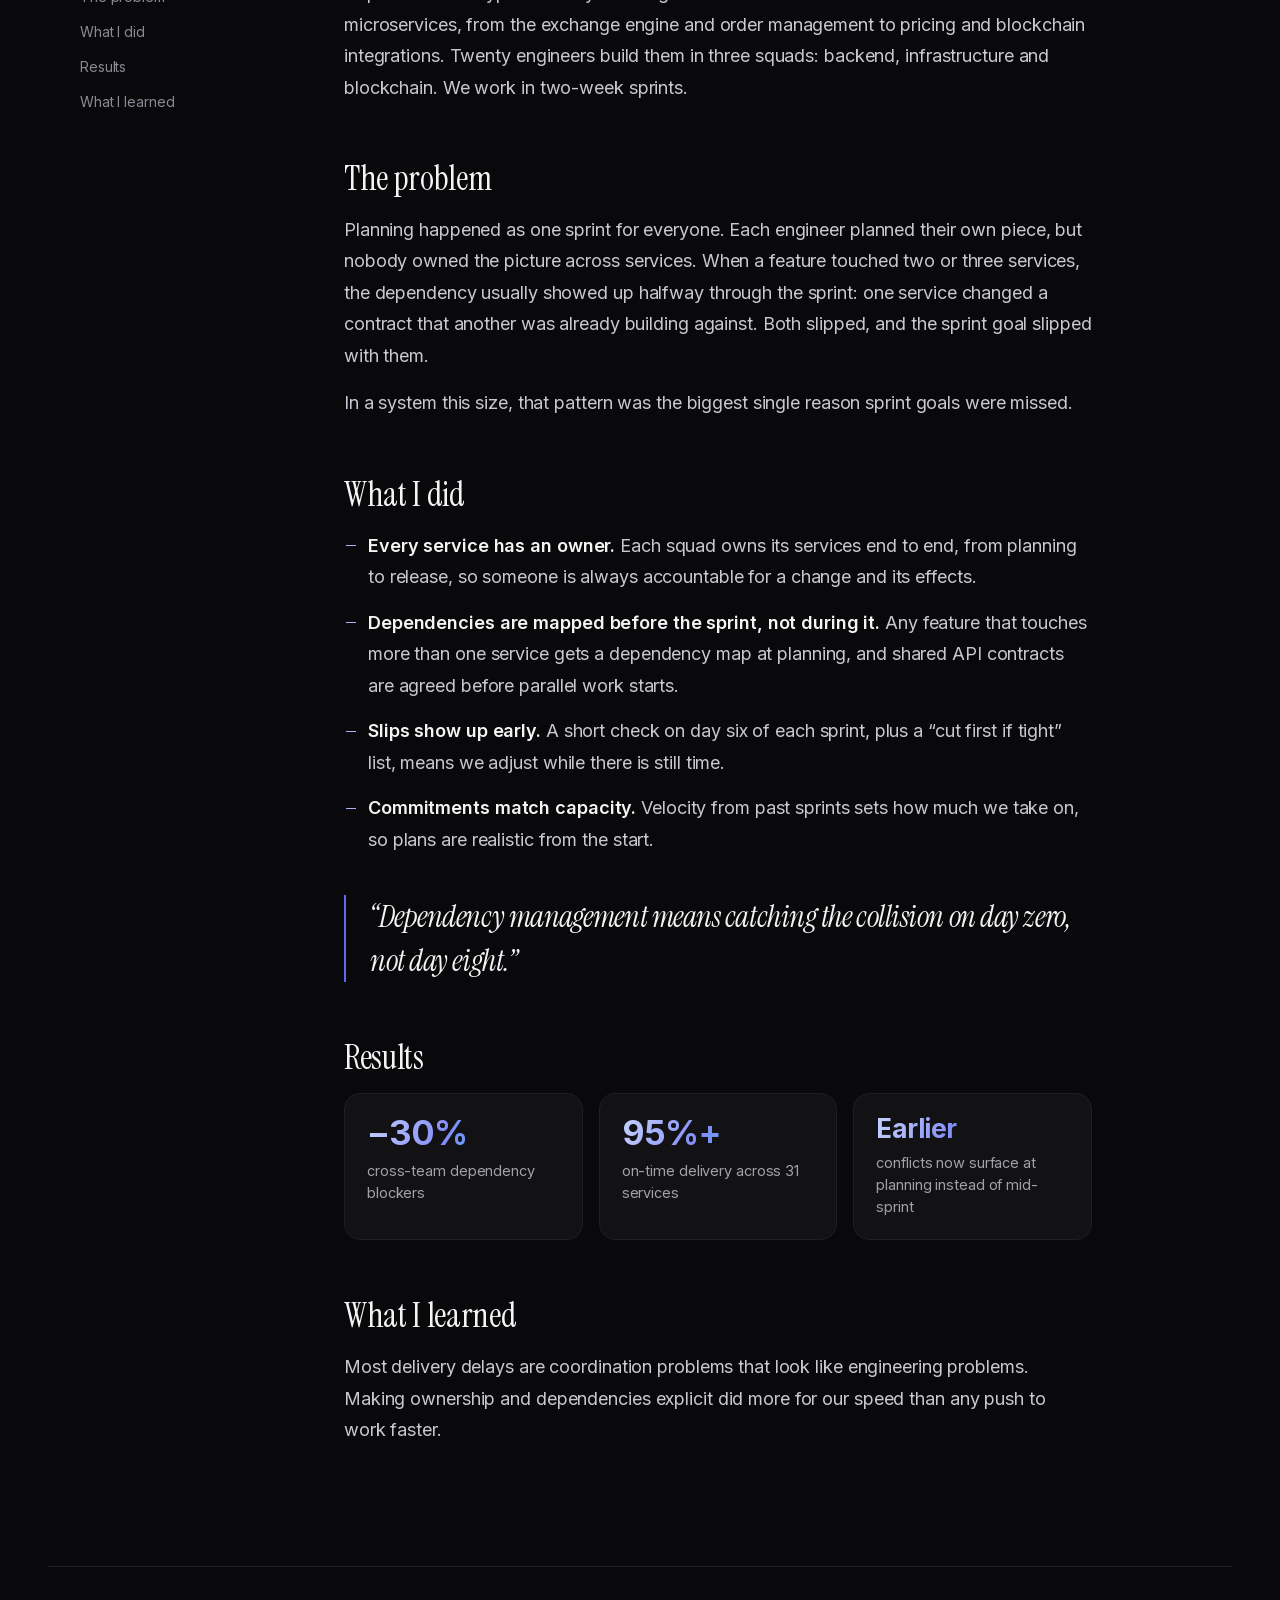
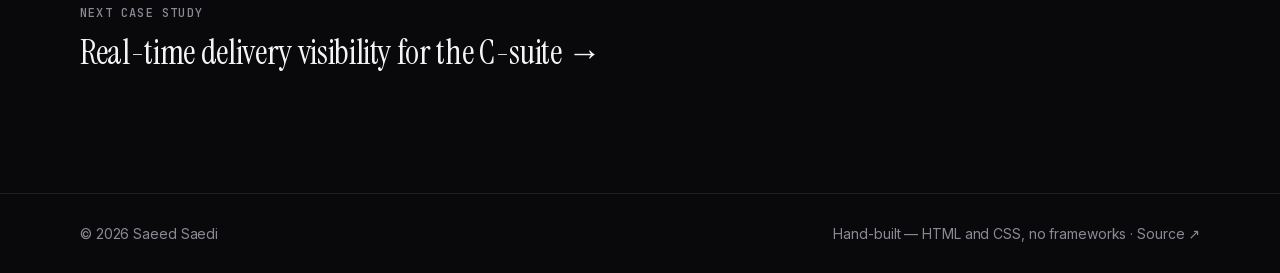
<file: work/service-ownership.html>
<!DOCTYPE html>
<html lang="en" class="serif">
<head>
  <meta charset="UTF-8" />
  <meta name="viewport" content="width=device-width, initial-scale=1.0" />
  <title>From one sprint plan to service ownership — Saeed Saedi</title>
  <meta name="description" content="Delivery for 31 microservices ran on one shared sprint plan, so cross-team dependencies kept surfacing mid-sprint. I moved delivery to service-level ownership and put dependencies on the table before each sprint." />
  <link rel="canonical" href="https://saeedsaedi.github.io/work/service-ownership.html" />
  <meta property="og:title" content="From one sprint plan to service ownership — Saeed Saedi" />
  <meta property="og:description" content="Delivery for 31 microservices ran on one shared sprint plan, so cross-team dependencies kept surfacing mid-sprint. I moved delivery to service-level ownership and put dependencies on the table before each sprint." />
  <meta property="og:image" content="https://saeedsaedi.github.io/assets/og-image.jpg" />
  <meta property="og:image:width" content="1200" />
  <meta property="og:image:height" content="630" />
  <meta property="og:url" content="https://saeedsaedi.github.io/work/service-ownership.html" />
  <meta property="og:type" content="article" />
  <meta name="twitter:card" content="summary_large_image" />
  <link rel="icon" href="../favicon.ico" sizes="16x16 32x32 48x48" />
  <link rel="apple-touch-icon" href="../apple-touch-icon.png" />
  <script>document.documentElement.classList.add('js');</script>
  <link rel="preload" href="../assets/fonts/inter-latin.woff2" as="font" type="font/woff2" crossorigin />
  <link rel="preload" href="../assets/fonts/instrument-serif-regular.woff2" as="font" type="font/woff2" crossorigin />
  <link rel="stylesheet" href="../style.css" />
</head>
<body>

<header class="nav">
  <div class="wrap nav__inner">
    <a class="brand" href="../"><span class="brand__mark" aria-hidden="true">SS</span>Saeed Saedi</a>
    <nav class="nav__links" id="nav-links" aria-label="Primary">
      <a href="../#work">Work</a>
      <a href="../#path">Path</a>
      <a href="../#experience">Experience</a>
      <a href="../resume.html" target="_blank" rel="noopener">Résumé ↗</a>
    </nav>
    <a class="btn btn--ghost btn--sm" href="../#contact">Get in touch</a>
    <button class="nav__menu" type="button" aria-expanded="false" aria-controls="nav-links">Menu</button>
  </div>
</header>

<main class="cs">
  <article>
    <div class="wrap">
      <a class="cs__back" href="../#work">← All work</a>
      <p class="eyebrow">Case study · Kifpool.me · Delivery</p>
      <h1 class="cs__title">From one sprint plan to service ownership</h1>
      <p class="lead cs__lead">Thirty-one microservices shared one sprint plan, and cross-team dependencies kept surfacing halfway through the sprint. I moved delivery to service-level ownership and mapped dependencies before each sprint started. Cross-team blockers fell by 30%, and releases became more predictable.</p>
      <dl class="glance">
        <div><dt>Role</dt><dd>Technical Product Manager</dd></div>
        <div><dt>Team</dt><dd>20 engineers, 3 squads</dd></div>
        <div><dt>Scope</dt><dd>31 microservices</dd></div>
        <div><dt>Result</dt><dd>−30% cross-team blockers</dd></div>
      </dl>
    </div>

    <figure class="wrap cs__figure">
      <div class="frame">
        <svg viewBox="0 0 560 340" role="img" aria-label="Before: one sprint plan tangled across services. After: three squads that own their services, with explicit dependencies.">
  <defs><marker id="arw-own" viewBox="0 0 10 10" refX="8" refY="5" markerWidth="7" markerHeight="7" orient="auto-start-reverse"><path d="M0 0 L10 5 L0 10 z" fill="#818cf8"/></marker></defs>
  <text x="8" y="20" class="dg-label">BEFORE</text>
  <text x="8" y="40" class="dg-sub">One sprint plan, 31 services</text>
  <g stroke="#34343c" stroke-width="1">
    <line x1="130" y1="94" x2="130" y2="190"/><line x1="186.4" y1="112.3" x2="130" y2="190"/>
    <line x1="221.3" y1="160.3" x2="130" y2="190"/><line x1="221.3" y1="219.7" x2="130" y2="190"/>
    <line x1="186.4" y1="267.7" x2="130" y2="190"/><line x1="130" y1="286" x2="130" y2="190"/>
    <line x1="73.6" y1="267.7" x2="130" y2="190"/><line x1="38.7" y1="219.7" x2="130" y2="190"/>
    <line x1="38.7" y1="160.3" x2="130" y2="190"/><line x1="73.6" y1="112.3" x2="130" y2="190"/>
  </g>
  <g stroke="#55555f" stroke-width="1" stroke-dasharray="3 4">
    <line x1="186.4" y1="112.3" x2="73.6" y2="267.7"/><line x1="221.3" y1="160.3" x2="38.7" y2="219.7"/>
    <line x1="130" y1="94" x2="186.4" y2="267.7"/><line x1="73.6" y1="112.3" x2="221.3" y2="219.7"/>
  </g>
  <g fill="#17171b" stroke="#46464f">
    <rect x="122" y="86" width="16" height="16" rx="3"/><rect x="178.4" y="104.3" width="16" height="16" rx="3"/>
    <rect x="213.3" y="152.3" width="16" height="16" rx="3"/><rect x="213.3" y="211.7" width="16" height="16" rx="3"/>
    <rect x="178.4" y="259.7" width="16" height="16" rx="3"/><rect x="122" y="278" width="16" height="16" rx="3"/>
    <rect x="65.6" y="259.7" width="16" height="16" rx="3"/><rect x="30.7" y="211.7" width="16" height="16" rx="3"/>
    <rect x="30.7" y="152.3" width="16" height="16" rx="3"/><rect x="65.6" y="104.3" width="16" height="16" rx="3"/>
  </g>
  <rect x="94" y="174" width="72" height="32" rx="8" fill="#16163a" stroke="#6366f1"/>
  <text x="130" y="194" text-anchor="middle" class="dg-small" style="fill:#a5b4fc">SPRINT</text>
  <g fill="#fbbf24"><circle cx="158.2" cy="151.2" r="4"/><circle cx="84.4" cy="204.9" r="4"/><circle cx="117.9" cy="144.5" r="4"/></g>
  <circle cx="12" cy="325" r="4" fill="#fbbf24"/><text x="22" y="329" class="dg-sub">blocked dependency</text>
  <line x1="280" y1="12" x2="280" y2="328" stroke="#26262c" stroke-dasharray="3 5"/>
  <text x="304" y="20" class="dg-label">AFTER</text>
  <text x="304" y="40" class="dg-sub">3 squads, clear owners</text>
  <g fill="rgba(255,255,255,0.015)" stroke="#3a3a42" stroke-dasharray="4 4">
    <rect x="304" y="78" width="104" height="104" rx="14"/><rect x="448" y="78" width="104" height="104" rx="14"/><rect x="376" y="214" width="104" height="104" rx="14"/>
  </g>
  <g fill="rgba(34,211,238,0.16)"><circle cx="320" cy="96" r="9"/><circle cx="464" cy="96" r="9"/><circle cx="392" cy="232" r="9"/></g>
  <g fill="#22d3ee"><circle cx="320" cy="96" r="4.5"/><circle cx="464" cy="96" r="4.5"/><circle cx="392" cy="232" r="4.5"/></g>
  <text x="332" y="100" class="dg-small">BACKEND</text><text x="476" y="100" class="dg-small">INFRA</text><text x="404" y="236" class="dg-small">BLOCKCHAIN</text>
  <g fill="#17171b" stroke="#55555f">
    <rect x="334" y="120" width="16" height="16" rx="3"/><rect x="362" y="120" width="16" height="16" rx="3"/><rect x="334" y="148" width="16" height="16" rx="3"/><rect x="362" y="148" width="16" height="16" rx="3"/>
    <rect x="478" y="120" width="16" height="16" rx="3"/><rect x="506" y="120" width="16" height="16" rx="3"/><rect x="478" y="148" width="16" height="16" rx="3"/><rect x="506" y="148" width="16" height="16" rx="3"/>
    <rect x="406" y="256" width="16" height="16" rx="3"/><rect x="434" y="256" width="16" height="16" rx="3"/><rect x="406" y="284" width="16" height="16" rx="3"/><rect x="434" y="284" width="16" height="16" rx="3"/>
  </g>
  <g stroke="#818cf8" stroke-width="1.5" fill="none" marker-end="url(#arw-own)">
    <line x1="410" y1="130" x2="444" y2="130"/><path d="M356 184 V250 Q356 266 372 266"/><path d="M500 184 V250 Q500 266 484 266"/>
  </g>
  <line x1="304" y1="325" x2="322" y2="325" stroke="#818cf8" stroke-width="1.5"/><text x="328" y="329" class="dg-sub">explicit dependency</text>
  <circle cx="462" cy="325" r="4" fill="#22d3ee"/><text x="472" y="329" class="dg-sub">owner</text>
</svg>
      </div>
      <figcaption>Before: one plan across every service, with dependencies found mid-sprint. After: three squads that own their services, with dependencies agreed up front. Illustrative.</figcaption>
    </figure>

    <div class="wrap cs__body">
      <nav class="toc" aria-label="On this page">
        <b>On this page</b>
        <a href="#situation">The situation</a>
        <a href="#problem">The problem</a>
        <a href="#did">What I did</a>
        <a href="#results">Results</a>
        <a href="#learned">What I learned</a>
      </nav>
      <div class="prose">
        <h2 id="situation">The situation</h2>
        <p>Kifpool.me is a cryptocurrency exchange with more than two million users. Behind it are 31 microservices, from the exchange engine and order management to pricing and blockchain integrations. Twenty engineers build them in three squads: backend, infrastructure and blockchain. We work in two-week sprints.</p>

        <h2 id="problem">The problem</h2>
        <p>Planning happened as one sprint for everyone. Each engineer planned their own piece, but nobody owned the picture across services. When a feature touched two or three services, the dependency usually showed up halfway through the sprint: one service changed a contract that another was already building against. Both slipped, and the sprint goal slipped with them.</p><p>In a system this size, that pattern was the biggest single reason sprint goals were missed.</p>

        <h2 id="did">What I did</h2>
        <ul class="did">
          <li><strong>Every service has an owner.</strong> Each squad owns its services end to end, from planning to release, so someone is always accountable for a change and its effects.</li>
          <li><strong>Dependencies are mapped before the sprint, not during it.</strong> Any feature that touches more than one service gets a dependency map at planning, and shared API contracts are agreed before parallel work starts.</li>
          <li><strong>Slips show up early.</strong> A short check on day six of each sprint, plus a “cut first if tight” list, means we adjust while there is still time.</li>
          <li><strong>Commitments match capacity.</strong> Velocity from past sprints sets how much we take on, so plans are realistic from the start.</li>
        </ul>
        <blockquote class="pull">“Dependency management means catching the collision on day zero, not day eight.”</blockquote>

        <h2 id="results">Results</h2>
        <div class="results">
          <div><b>−30%</b><span>cross-team dependency blockers</span></div>
          <div><b>95%+</b><span>on-time delivery across 31 services</span></div>
          <div><b class="word">Earlier</b><span>conflicts now surface at planning instead of mid-sprint</span></div>
        </div>

        <h2 id="learned">What I learned</h2>
        <p>Most delivery delays are coordination problems that look like engineering problems. Making ownership and dependencies explicit did more for our speed than any push to work faster.</p>
      </div>
    </div>

    <nav class="wrap cs__next" aria-label="Next case study">
      <small>Next case study</small>
      <a href="delivery-visibility.html">Real-time delivery visibility for the <span class="nowrap">C-suite</span> →</a>
    </nav>
  </article>
</main>

<footer class="footer">
  <div class="wrap">
    <span>© <span id="year">2026</span> Saeed Saedi</span>
    <span>Hand-built — HTML and CSS, no frameworks · <a href="https://github.com/SaeedSaedi/saeedsaedi.github.io" target="_blank" rel="noopener">Source ↗</a></span>
  </div>
</footer>

<script src="../script.js" defer></script>
</body>
</html>
</file>
<file: style.css>
/* ════════════════════════════════════════════════════════════
   style.css — saeedsaedi.github.io
   Editorial type tells the story; small engineering diagrams prove it.
   Plain CSS, no build step. Headings use the serif display face when
   <html> has class "serif" (the default); remove it for Inter headings.
   ════════════════════════════════════════════════════════════ */

@font-face { font-family: 'Inter'; font-style: normal; font-weight: 100 900; font-display: swap;
  src: url('assets/fonts/inter-latin.woff2') format('woff2'); }
@font-face { font-family: 'JetBrains Mono'; font-style: normal; font-weight: 100 800; font-display: swap;
  src: url('assets/fonts/jetbrains-mono-latin.woff2') format('woff2'); }
@font-face { font-family: 'Instrument Serif'; font-style: normal; font-weight: 400; font-display: swap;
  src: url('assets/fonts/instrument-serif-regular.woff2') format('woff2'); }
@font-face { font-family: 'Instrument Serif'; font-style: italic; font-weight: 400; font-display: swap;
  src: url('assets/fonts/instrument-serif-italic.woff2') format('woff2'); }

:root {
  --bg:          #09090b;
  --surface:     #121215;
  --surface-2:   #17171b;
  --line:        #1e1e23;
  --line-2:      #2b2b31;
  --text:        #f4f4f5;
  --text-2:      #c8c8d0;
  --text-3:      #a1a1aa;
  --dim:         #8a8a94;   /* ≥ 5.4:1 on bg and surface */
  --accent:      #6366f1;
  --accent-deep: #4f46e5;
  --accent-text: #a5b4fc;
  --cyan:        #22d3ee;
  --cyan-text:   #67e8f9;
  --amber:       #fbbf24;
  --duo: linear-gradient(115deg, #c7d2fe 0%, #818cf8 42%, #22d3ee 100%);

  --max: 1120px;
  --gutter: 32px;
  --sans: 'Inter', system-ui, -apple-system, 'Segoe UI', Roboto, sans-serif;
  --mono: 'JetBrains Mono', ui-monospace, 'SF Mono', Menlo, monospace;
  --display: var(--sans);
}
html.serif { --display: 'Instrument Serif', 'Iowan Old Style', Georgia, serif; }

*, *::before, *::after { box-sizing: border-box; margin: 0; padding: 0; }
html { scroll-padding-top: 88px; -webkit-text-size-adjust: 100%; }
@media (prefers-reduced-motion: no-preference) { html { scroll-behavior: smooth; } }
body {
  background: var(--bg);
  color: var(--text-2);
  font: 400 17px/1.65 var(--sans);
  letter-spacing: -0.006em;
  -webkit-font-smoothing: antialiased;
  -moz-osx-font-smoothing: grayscale;
}
a { color: inherit; text-decoration: none; }
img, svg { display: block; max-width: 100%; height: auto; }
ul, ol { list-style: none; }
strong { color: var(--text); font-weight: 600; }
::selection { background: rgba(99, 102, 241, 0.35); color: #fff; }
:focus-visible { outline: 2px solid var(--accent-text); outline-offset: 3px; border-radius: 6px; }

.wrap { width: 100%; max-width: calc(var(--max) + var(--gutter) * 2); margin: 0 auto; padding: 0 var(--gutter); }
.sr-only { position: absolute; width: 1px; height: 1px; overflow: hidden; clip: rect(0 0 0 0); white-space: nowrap; }

/* ─── Type ─────────────────────────────────────────── */
.eyebrow { font: 500 12.5px/1.6 var(--mono); letter-spacing: 0.08em; text-transform: uppercase; color: var(--cyan-text); }
.label {
  display: flex; align-items: center; gap: 10px; margin-bottom: 20px;
  font: 500 12.5px/1 var(--mono); letter-spacing: 0.1em; text-transform: uppercase; color: var(--dim);
}
.label::before { content: ''; width: 6px; height: 6px; border-radius: 2px; background: var(--cyan); }

.h1 { font: 700 clamp(56px, 8.4vw, 108px)/0.94 var(--display); letter-spacing: -0.045em; color: var(--text); }
.serif .h1 { font-weight: 400; font-size: clamp(64px, 9.6vw, 128px); line-height: 0.98; letter-spacing: -0.025em; }
.h2 { font: 650 clamp(32px, 4.4vw, 52px)/1.06 var(--display); letter-spacing: -0.035em; color: var(--text); max-width: 22ch; }
.serif .h2 { font-weight: 400; font-size: clamp(38px, 5vw, 60px); line-height: 1.04; letter-spacing: -0.015em; }
.h2 .arrow { color: var(--dim); font-weight: 400; }
.h2--wide { max-width: none; }
.nowrap { white-space: nowrap; }
.serif .h2 em { font-style: italic; }
.h2 em { font-style: normal; }
.h3 { font: 600 21px/1.3 var(--sans); letter-spacing: -0.015em; color: var(--text); }

.lead { font-size: clamp(19px, 1.9vw, 22px); line-height: 1.55; color: var(--text-2); max-width: 34ch; }
.intro { margin-top: 20px; max-width: 60ch; font-size: 18px; line-height: 1.65; color: var(--text-3); }
.link {
  color: var(--accent-text); text-decoration: underline; text-underline-offset: 4px;
  text-decoration-color: rgba(165, 180, 252, 0.35); transition: text-decoration-color 0.2s;
}
.link:hover { text-decoration-color: var(--accent-text); }

/* ─── Buttons ──────────────────────────────────────── */
.btn {
  display: inline-flex; align-items: center; justify-content: center; gap: 8px;
  height: 46px; padding: 0 20px; border-radius: 12px;
  font: 600 15px/1 var(--sans); letter-spacing: -0.01em; white-space: nowrap;
  transition: background 0.18s, border-color 0.18s, transform 0.18s;
}
.btn svg { width: 16px; height: 16px; flex: none; }
.btn--primary {
  background: var(--accent-deep); color: #fff;
  box-shadow: inset 0 0 0 1px rgba(255, 255, 255, 0.06), 0 8px 24px -8px rgba(79, 70, 229, 0.6);
}
.btn--primary:hover { background: var(--accent); transform: translateY(-1px); }
.btn--ghost { color: var(--text); border: 1px solid var(--line-2); }
.btn--ghost:hover { background: var(--surface); border-color: #3a3a42; }
.btn--sm { height: 38px; padding: 0 14px; border-radius: 10px; font-size: 14px; }

/* ─── Nav ──────────────────────────────────────────── */
.nav {
  position: fixed; inset: 0 0 auto; z-index: 50;
  background: rgba(9, 9, 11, 0.72); border-bottom: 1px solid var(--line);
  backdrop-filter: blur(14px) saturate(140%); -webkit-backdrop-filter: blur(14px) saturate(140%);
}
.nav__inner { display: flex; align-items: center; gap: 32px; height: 68px; }
.brand { display: flex; align-items: center; gap: 10px; font: 600 15px/1 var(--sans); letter-spacing: -0.01em; color: var(--text); }
.brand__mark {
  display: grid; place-items: center; width: 28px; height: 28px; border-radius: 8px;
  background: linear-gradient(135deg, #4f46e5 0%, #6366f1 45%, #0891b2 100%);
  font: 800 12px/1 var(--sans); letter-spacing: -0.05em; color: #fff;
}
.nav__links { display: flex; gap: 28px; margin-left: auto; font-size: 14.5px; color: var(--text-3); }
.nav__links a { transition: color 0.15s; }
.nav__links a:hover, .nav__links a.is-active { color: var(--text); }
.nav__menu { display: none; margin-left: auto; height: 38px; padding: 0 14px; border-radius: 10px;
  border: 1px solid var(--line-2); background: none; color: var(--text); font: 500 14px/1 var(--sans); cursor: pointer; }

/* ─── Hero ─────────────────────────────────────────── */
.hero { padding-top: 176px; }
.hero__grid { display: grid; grid-template-columns: minmax(0, 1.3fr) minmax(0, 1fr); gap: 80px; align-items: end; }
.hero .eyebrow { margin-bottom: 28px; }
.hero .lead { margin-top: 32px; max-width: 36ch; }
.hero__ctas { display: flex; flex-wrap: wrap; gap: 12px; margin-top: 40px; }

.hero__stats { display: grid; grid-template-columns: repeat(2, minmax(0, 1fr)); }
.stat { padding: 24px 24px 24px 0; border-top: 1px solid var(--line); }
.stat:nth-child(even) { padding: 24px 0 24px 24px; border-left: 1px solid var(--line); }
.stat__num {
  font: 700 44px/1 var(--sans); letter-spacing: -0.035em; font-variant-numeric: tabular-nums;
  background: var(--duo); -webkit-background-clip: text; background-clip: text; color: transparent;
}
.stat__label { margin-top: 10px; max-width: 22ch; font-size: 14.5px; line-height: 1.5; color: var(--text-3); }

/* ─── Sections ─────────────────────────────────────── */
.section { padding-top: 144px; padding-bottom: 8px; }   /* the 8px keeps focus rings inside the paint containment below */
/* Skip style, layout and paint for sections until they come near the viewport.
   The diagrams make the page heavy; this keeps the first render to the hero.
   'auto' remembers each section's real size once it has been rendered. */
.section, .contact { content-visibility: auto; contain-intrinsic-size: auto 900px; }
.section__head { display: flex; align-items: end; justify-content: space-between; gap: 24px; flex-wrap: wrap; }

/* ─── The path (career arc) ────────────────────────── */
.path { position: relative; display: grid; grid-template-columns: repeat(3, minmax(0, 1fr)); gap: 40px; margin-top: 64px; }
.path::before {
  content: ''; position: absolute; top: 6px; left: 6px; right: 0; height: 1px;
  background: linear-gradient(90deg, var(--line-2) 0%, var(--line-2) 52%, rgba(99, 102, 241, 0.8) 82%, rgba(34, 211, 238, 0.9) 100%);
}
.path__step { position: relative; padding-top: 40px; }
.path__step::before {
  content: ''; position: absolute; top: 0; left: 0; width: 13px; height: 13px; border-radius: 50%;
  background: var(--bg); border: 2px solid #46464f;
}
.path__step.is-now::before { border-color: var(--cyan); box-shadow: 0 0 0 4px rgba(34, 211, 238, 0.15), 0 0 18px rgba(34, 211, 238, 0.45); }
.path__year { font: 500 13px/1 var(--mono); letter-spacing: 0.04em; color: var(--dim); }
.path__step .h3 { margin-top: 12px; font-size: 24px; }
.serif .path__step .h3 { font: italic 400 32px/1.1 var(--display); letter-spacing: -0.01em; }
.path__step p { margin-top: 10px; max-width: 34ch; font-size: 16px; line-height: 1.6; color: var(--text-3); }
.chip {
  display: inline-flex; margin-top: 18px; padding: 6px 10px; border-radius: 8px; border: 1px solid var(--line-2);
  font: 500 12px/1 var(--mono); letter-spacing: 0.02em; color: var(--text-3);
}
.is-now .chip { border-color: rgba(34, 211, 238, 0.35); color: var(--cyan-text); }

/* ─── Selected work (case studies) ─────────────────── */
.work { display: grid; grid-template-columns: repeat(2, minmax(0, 1fr)); gap: 24px; margin-top: 56px; }
.case {
  position: relative; display: flex; flex-direction: column; overflow: hidden;
  border-radius: 22px; border: 1px solid var(--line);
  background: linear-gradient(180deg, var(--surface) 0%, #0e0e11 100%);
  transition: border-color 0.2s, transform 0.2s;
}
.case:hover { border-color: #34343c; transform: translateY(-2px); }
.case--featured { grid-column: 1 / -1; display: grid; grid-template-columns: minmax(0, 1fr) minmax(0, 1.08fr); }
.case__visual { padding: 24px; background: #0b0b0e; border-bottom: 1px solid var(--line); }
.case--featured .case__visual { order: 2; display: grid; place-items: center; padding: 32px; border-bottom: 0; border-left: 1px solid var(--line); }
.case__visual svg { width: 100%; }
.case__body { display: flex; flex: 1; flex-direction: column; gap: 14px; padding: 32px 36px 36px; }
.case--featured .case__body { justify-content: center; padding: 48px; }
.case__meta { font: 500 12px/1 var(--mono); letter-spacing: 0.08em; text-transform: uppercase; color: var(--dim); }
.case__title { font: 650 26px/1.18 var(--display); letter-spacing: -0.025em; color: var(--text); }
.case--featured .case__title { font-size: 34px; }
.serif .case__title { font-weight: 400; font-size: 31px; letter-spacing: -0.01em; }
.serif .case--featured .case__title { font-size: 42px; }
.case__text { max-width: 52ch; font-size: 16px; line-height: 1.6; color: var(--text-3); }
.case__result { display: flex; align-items: baseline; gap: 14px; margin-top: 6px; padding-top: 20px; border-top: 1px solid var(--line); }
.case__num {
  font: 700 40px/1 var(--sans); letter-spacing: -0.035em; white-space: nowrap;
  background: var(--duo); -webkit-background-clip: text; background-clip: text; color: transparent;
}
.case__num-label { font-size: 14.5px; line-height: 1.45; color: var(--text-3); }
.case__cta { margin-top: auto; padding-top: 6px; font: 500 13px/1 var(--mono); letter-spacing: 0.02em; color: var(--accent-text); }
.case__cta::after { content: ' →'; }

/* Diagram text (inline SVG inherits the page fonts) */
.dg-label { font: 600 11px var(--mono); letter-spacing: 0.14em; fill: var(--text-3); }
.dg-sub   { font: 400 12px var(--sans); fill: var(--dim); }
.dg-small { font: 500 10.5px var(--mono); letter-spacing: 0.06em; fill: var(--dim); }
.dg-num   { font: 650 22px var(--sans); letter-spacing: -0.02em; fill: var(--text); }
.dg-big   { font: 700 32px var(--sans); letter-spacing: -0.03em; }

/* ─── Experience ───────────────────────────────────── */
.roles { margin-top: 56px; }
.role { display: grid; grid-template-columns: 240px minmax(0, 1fr); gap: 48px; padding: 36px 0; border-top: 1px solid var(--line); }
.role:last-child { border-bottom: 1px solid var(--line); }
.role__when { font: 500 13px/1.5 var(--mono); color: var(--dim); }
.role__org { margin-top: 10px; font: 600 16px/1.4 var(--sans); color: var(--text); }
.role__kind { font-size: 14px; color: var(--dim); }
.role__now {
  display: inline-flex; align-items: center; gap: 6px; margin-top: 12px; padding: 4px 9px; border-radius: 999px;
  font: 500 11px/1.4 var(--mono); letter-spacing: 0.06em; text-transform: uppercase;
  color: #6ee7b7; background: rgba(16, 185, 129, 0.1); border: 1px solid rgba(16, 185, 129, 0.25);
}
.role__title { font: 600 21px/1.3 var(--sans); letter-spacing: -0.015em; color: var(--text); }
.role__track { margin-top: 6px; font: 500 12.5px/1.5 var(--mono); color: var(--dim); }
.role__track b { font-weight: 500; color: var(--cyan-text); }
.role ul { display: grid; gap: 10px; max-width: 68ch; margin-top: 16px; }
.role li { position: relative; padding-left: 22px; font-size: 16.5px; line-height: 1.6; color: var(--text-2); }
.role li::before { content: ''; position: absolute; left: 2px; top: 0.82em; width: 9px; height: 1px; background: var(--dim); }
.role__stack { margin-top: 18px; font: 500 12.5px/1.7 var(--mono); color: var(--dim); }
.more-link { display: inline-flex; margin-top: 28px; font: 500 13.5px/1 var(--mono); color: var(--accent-text); }

/* ─── How I work (principles) ──────────────────────── */
.principles { margin-top: 56px; }
.principle {
  display: grid; grid-template-columns: 64px minmax(0, 300px) minmax(0, 1fr); gap: 32px; align-items: baseline;
  padding: 30px 0; border-top: 1px solid var(--line);
}
.principle:last-child { border-bottom: 1px solid var(--line); }
.principle__n { font: 500 13px/1 var(--mono); color: var(--cyan-text); }
.principle__t { font: 600 20px/1.3 var(--sans); letter-spacing: -0.015em; color: var(--text); }
.serif .principle__t { font: italic 400 27px/1.15 var(--display); letter-spacing: -0.005em; }
.principle__d { max-width: 58ch; font-size: 16.5px; line-height: 1.6; color: var(--text-3); }

/* ─── Testimonial (add the section back once there is a quote) ── */
.quote { position: relative; padding: 56px; border-radius: 24px; border: 1px solid var(--line); background: var(--surface); }
.quote blockquote { max-width: 38ch; font: 500 clamp(22px, 2.6vw, 30px)/1.4 var(--display); letter-spacing: -0.02em; color: var(--text); }
.serif .quote blockquote { font-weight: 400; font-style: italic; font-size: clamp(26px, 3vw, 36px); letter-spacing: -0.01em; }
.quote figcaption { margin-top: 24px; font: 500 13px/1 var(--mono); letter-spacing: 0.04em; color: var(--dim); }

/* ─── More: open source · toolbox · education ──────── */
.more { display: grid; grid-template-columns: repeat(3, minmax(0, 1fr)); gap: 48px; margin-top: 48px; }
.more h3 {
  margin-bottom: 4px; padding-bottom: 16px; border-bottom: 1px solid var(--line);
  font: 500 12.5px/1 var(--mono); letter-spacing: 0.1em; text-transform: uppercase; color: var(--dim);
}
.more li { padding: 16px 0; border-bottom: 1px solid var(--line); }
.more .t { display: flex; justify-content: space-between; gap: 12px; font: 600 15.5px/1.4 var(--sans); color: var(--text); }
.more .t small { font: 500 12px/1.7 var(--mono); color: var(--dim); }
.more .d { margin-top: 4px; font-size: 14.5px; line-height: 1.55; color: var(--text-3); }
.more a.t:hover { color: var(--accent-text); }

/* ─── Contact ──────────────────────────────────────── */
.contact { padding: 168px 0 120px; }
.contact .h2 { max-width: none; font-size: clamp(48px, 7vw, 88px); }
.serif .contact .h2 { font-size: clamp(56px, 8.4vw, 108px); }
.contact__actions { display: flex; flex-wrap: wrap; gap: 12px; margin-top: 40px; }
.contact__links { display: flex; flex-wrap: wrap; gap: 8px 28px; margin-top: 36px; font-size: 15px; color: var(--text-3); }
.contact__links a:hover { color: var(--text); }
.contact__me { display: flex; align-items: center; gap: 14px; margin-top: 32px; }
.contact__me img { width: 56px; height: 56px; flex: none; border-radius: 50%; object-fit: cover; border: 1px solid var(--line-2); }
.contact__me p { font: 500 12.5px/1.6 var(--mono); letter-spacing: 0.02em; color: var(--dim); }

/* ─── Footer ───────────────────────────────────────── */
.footer { border-top: 1px solid var(--line); }
.footer .wrap { display: flex; flex-wrap: wrap; justify-content: space-between; gap: 8px 16px; padding-top: 28px; padding-bottom: 28px; font-size: 14px; color: var(--dim); }
.footer a:hover { color: var(--text); }

/* ─── Case-study page ──────────────────────────────── */
.cs { padding-top: 140px; }
.cs__back { display: inline-flex; margin-bottom: 40px; font: 500 13px/1 var(--mono); color: var(--text-3); }
.cs__back:hover { color: var(--text); }
.cs__title { max-width: 18ch; margin-top: 20px; font: 700 clamp(40px, 6vw, 72px)/1.02 var(--display); letter-spacing: -0.04em; color: var(--text); }
.serif .cs__title { font-weight: 400; letter-spacing: -0.015em; font-size: clamp(46px, 7vw, 84px); }
.cs__lead { margin-top: 28px; max-width: 46ch; }
.glance { display: grid; grid-template-columns: repeat(4, minmax(0, 1fr)); margin-top: 56px; border-top: 1px solid var(--line); border-bottom: 1px solid var(--line); }
.glance div { padding: 20px 20px 22px 0; }
.glance div + div { padding-left: 20px; border-left: 1px solid var(--line); }
.glance dt { font: 500 11.5px/1 var(--mono); letter-spacing: 0.1em; text-transform: uppercase; color: var(--dim); }
.glance dd { margin-top: 10px; font: 600 16px/1.4 var(--sans); color: var(--text); }
.cs__figure { margin-top: 64px; }
.cs__figure .frame { padding: 40px; border-radius: 22px; border: 1px solid var(--line); background: #0b0b0e; }
.cs__figure .frame svg { max-width: 760px; margin: 0 auto; }
.cs__figure figcaption { margin-top: 14px; font-size: 14px; color: var(--dim); }
.cs__body { display: grid; grid-template-columns: 200px minmax(0, 1fr); gap: 64px; margin-top: 88px; }
.toc { position: sticky; top: 108px; align-self: start; display: grid; gap: 12px; font-size: 14px; color: var(--dim); }
.toc b { margin-bottom: 4px; font: 500 11.5px/1 var(--mono); letter-spacing: 0.1em; text-transform: uppercase; }
.toc a:hover { color: var(--text); }
.prose { max-width: 68ch; }
.prose h2 { margin: 56px 0 14px; font: 650 28px/1.2 var(--display); letter-spacing: -0.025em; color: var(--text); }
.serif .prose h2 { font-weight: 400; font-size: 34px; letter-spacing: -0.01em; }
.prose h2:first-child { margin-top: 0; }
.prose p, .prose li { font-size: 18px; line-height: 1.75; color: var(--text-2); }
.prose .did { display: grid; gap: 14px; }
.prose .did li { position: relative; padding-left: 24px; }
.prose .did li::before { content: ''; position: absolute; left: 2px; top: 0.85em; width: 10px; height: 1px; background: var(--accent-text); }
.prose .did strong { color: var(--text); }
.prose p + p { margin-top: 16px; }
.pull { margin: 40px 0; padding-left: 24px; border-left: 2px solid var(--accent); font: 500 24px/1.45 var(--display); letter-spacing: -0.015em; color: var(--text); }
.serif .pull { font-weight: 400; font-style: italic; font-size: 30px; }
.results { display: grid; grid-template-columns: repeat(auto-fit, minmax(180px, 1fr)); gap: 16px; }
.results div { padding: 22px; border-radius: 16px; border: 1px solid var(--line); background: var(--surface); }
.results b { display: block; font: 700 34px/1 var(--sans); letter-spacing: -0.03em; background: var(--duo); -webkit-background-clip: text; background-clip: text; color: transparent; }
.results span { display: block; margin-top: 10px; font-size: 14.5px; line-height: 1.5; color: var(--text-3); }
.results b.word { font-size: 26px; letter-spacing: -0.02em; }
.cs__next { margin-top: 120px; padding-top: 40px; padding-bottom: 120px; border-top: 1px solid var(--line); }
.cs__next small { display: block; font: 500 12px/1 var(--mono); letter-spacing: 0.1em; text-transform: uppercase; color: var(--dim); }
.cs__next a { display: inline-block; margin-top: 14px; font: 650 clamp(24px, 3vw, 34px)/1.2 var(--display); letter-spacing: -0.025em; color: var(--text); }
.serif .cs__next a { font-weight: 400; letter-spacing: -0.01em; }
.cs__next a:hover { color: var(--accent-text); }

/* ─── Responsive ───────────────────────────────────── */
@media (max-width: 960px) {
  .nav .btn--sm { display: none; }
  .nav__links { gap: 16px; font-size: 14px; overflow-x: auto; white-space: nowrap; }
  .js .nav__links { display: none; }
  .js .nav__menu { display: inline-flex; align-items: center; }
  .js .nav.is-open .nav__links {
    display: grid; gap: 18px; position: absolute; top: 68px; left: 0; right: 0; margin: 0;
    padding: 20px var(--gutter) 24px; background: rgba(9, 9, 11, 0.96); border-bottom: 1px solid var(--line);
  }

  .hero__grid { grid-template-columns: 1fr; gap: 64px; }

  .path { grid-template-columns: 1fr; gap: 44px; padding-left: 32px; }
  .path::before { top: 8px; bottom: 8px; left: 6px; right: auto; width: 1px; height: auto;
    background: linear-gradient(180deg, var(--line-2) 0%, var(--line-2) 52%, rgba(99, 102, 241, 0.8) 82%, rgba(34, 211, 238, 0.9) 100%); }
  .path__step { padding-top: 0; }
  .path__step::before { top: 2px; left: -32px; }
  .path__step .h3 { margin-top: 8px; }

  .work { grid-template-columns: 1fr; }
  .case--featured { grid-template-columns: 1fr; }
  .case--featured .case__visual { order: 0; border-left: 0; border-bottom: 1px solid var(--line); padding: 24px; }
  .case--featured .case__body { padding: 32px 36px 36px; }

  .role { grid-template-columns: 1fr; gap: 14px; }
  .principle { grid-template-columns: 48px minmax(0, 1fr); gap: 8px 16px; }
  .principle__d { grid-column: 2; }
  .more { grid-template-columns: 1fr; gap: 40px; }

  .glance { grid-template-columns: repeat(2, minmax(0, 1fr)); border-bottom: 0; }
  .glance div, .glance div + div { padding: 18px 0; border-left: 0; border-bottom: 1px solid var(--line); }
  .glance div:nth-child(even) { padding-left: 18px; border-left: 1px solid var(--line); }
  .cs__body { grid-template-columns: 1fr; gap: 0; }
  .toc { display: none; }
}

@media (max-width: 640px) {
  :root { --gutter: 20px; }
  body { font-size: 16.5px; }

  .hero { padding-top: 112px; }
  .hero__grid { gap: 48px; }
  .hero .eyebrow { margin-bottom: 20px; font-size: 11.5px; }
  .hero .lead { margin-top: 24px; }
  .hero__ctas { margin-top: 32px; }
  .hero__ctas .btn { flex: 1 1 auto; }
  .stat__num { font-size: 36px; }

  .section { padding-top: 96px; }
  .case__body, .case--featured .case__body { padding: 24px 24px 28px; }
  .case__title, .case--featured .case__title { font-size: 24px; }
  .serif .case__title, .serif .case--featured .case__title { font-size: 30px; }
  .case__visual, .case--featured .case__visual { padding: 16px; }
  .quote { padding: 48px 24px 32px; }
  .contact { padding: 120px 0 88px; }

  .cs { padding-top: 108px; }
  .cs__figure .frame { padding: 16px; }
  .prose p, .prose li { font-size: 17px; }
}
</file>
